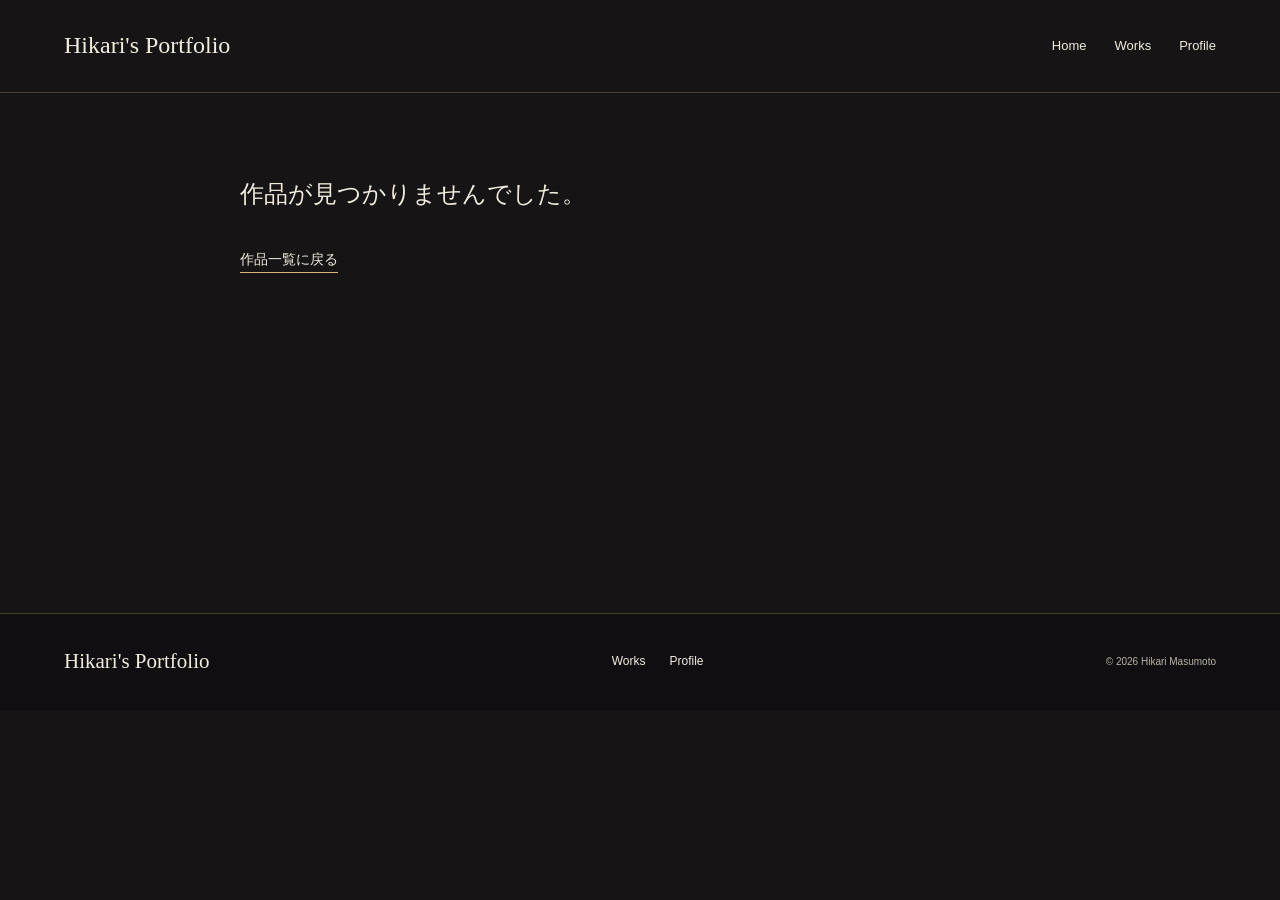
<file: page_detail.html>
<!DOCTYPE html>
<html lang="ja">
<head>
    <meta charset="UTF-8">
    <meta name="viewport" content="width=device-width, initial-scale=1.0">
    <meta name="theme-color" content="#171416">
    <title>Project | Hikari's Portfolio</title>
    <link rel="stylesheet" href="scss/theater-program.css?v=20261016">
    <link rel="stylesheet" href="scss/theater-detail.css?v=20261016-inner-nav">
    <script src="js/project-detail.js?v=20261016-inner-nav" defer></script>
</head>
<body data-page="project-detail" class="program-page case-study-page">
    <a class="skip-link" href="#case-content">本文へスキップ</a>
    <header class="program-header case-header">
        <a class="program-brand" href="index.html">Hikari's Portfolio</a>
        <nav aria-label="メインナビゲーション"><a href="index.html">Home</a><a href="page_works.html">Works</a><a href="profile.html">Profile</a></nav>
    </header>
    <main class="project-detail" aria-busy="true">
        <section class="case-hero" aria-labelledby="project-title">
            <div class="case-stage">
                <picture class="case-stage__curtain" aria-hidden="true"><source media="(max-width: 700px)" srcset="images/curtain_foreground_mobile.webp"><img src="images/curtain_foreground_desktop.webp" alt="" fetchpriority="high"></picture>
            <div class="project-detail__inner">
                <a class="case-back" href="page_works.html">← Works / 作品一覧</a>
                <p id="project-load-state" role="status">作品を読み込んでいます。</p>
                <div class="case-hero__heading"><div><p class="case-kicker" id="project-category"></p><h1 id="project-title"></h1></div><a class="case-jump" href="#design-section">制作の工夫を見る ↓</a></div>
                <div class="project-detail__image" id="project-image"></div>
            </div>
            </div>
            <div class="project-detail__inner case-colophon">
                <p class="case-hero__description" id="project-description"></p>
                <dl class="case-facts"><div><dt>PRODUCTION</dt><dd id="project-timeline"></dd></div><div><dt>MY ROLE</dt><dd id="project-role"></dd></div></dl>
                <div class="project-link" id="project-link"></div>
            </div>
        </section>
        <div class="case-content" id="case-content" tabindex="-1">
            <section class="case-section" id="long-description-section" aria-labelledby="overview-title">
                <div class="case-section__heading"><p class="case-kicker" data-chapter="OVERVIEW">01 / OVERVIEW</p><h2 id="overview-title">この作品について</h2></div>
                <div class="case-section__body"><p id="project-long-description"></p>
                    <div class="case-context"><section class="case-copy-block" id="challenge-section"><h3>背景・課題</h3><p id="project-challenge"></p></section><section class="case-copy-block" id="solution-section"><h3>解決のアプローチ</h3><p id="project-solution"></p></section></div>
                    <section class="case-production"><h3>制作情報</h3><div class="case-production__grid"><section id="responsibilities-section"><h4>担当範囲</h4><ul id="project-responsibilities"></ul></section><section id="tools-section"><h4>使用ツール</h4><ul id="project-tools"></ul></section><section id="environment-section"><h4>制作環境</h4><ul id="project-environment"></ul></section></div></section>
                </div>
            </section>
            <section class="case-section case-section--design" id="design-section" aria-labelledby="design-title"><div class="case-section__heading"><p class="case-kicker" data-chapter="DESIGN NOTES">02 / DESIGN NOTES</p><h2 id="design-title">デザインの工夫</h2></div><div class="design-details" id="project-design-details"></div></section>
            <section class="case-section" id="figma-section" aria-labelledby="figma-title"><div class="case-section__heading"><p class="case-kicker" data-chapter="PROTOTYPE">PROTOTYPE</p><h2 id="figma-title">画面設計とプロトタイプ</h2></div><div class="figma-gallery" id="project-figma-gallery"></div></section>
            <section class="case-section" id="results-section" aria-labelledby="results-title"><div class="case-section__heading"><p class="case-kicker" data-chapter="OUTCOME">03 / OUTCOME</p><h2 id="results-title">制作を通して</h2></div><div class="case-section__body"><ul class="results-list" id="project-results"></ul></div></section>
            <section class="case-section" id="result-images-section" aria-label="制作した作品画像"><div class="result-images" id="project-result-images"></div></section>
            <section class="case-section" id="learnings-section" aria-labelledby="learnings-title"><div class="case-section__heading"><p class="case-kicker" data-chapter="REFLECTION">04 / REFLECTION</p><h2 id="learnings-title">学びと、これから</h2></div><div class="case-section__body"><p id="project-learnings"></p></div></section>
        </div>
        <nav class="project-pagination" id="project-pagination" aria-label="作品ページネーション"></nav>
    </main>
    <noscript><p class="case-error">作品の詳細表示にはJavaScriptが必要です。<a href="page_works.html">作品一覧へ戻る</a></p></noscript>
    <footer class="program-footer"><a href="index.html">Hikari's Portfolio</a><nav aria-label="フッターナビゲーション"><a href="page_works.html">Works</a><a href="profile.html">Profile</a></nav><small>© <span id="current-year">2026</span> Hikari Masumoto</small></footer>
</body>
</html>
</file>
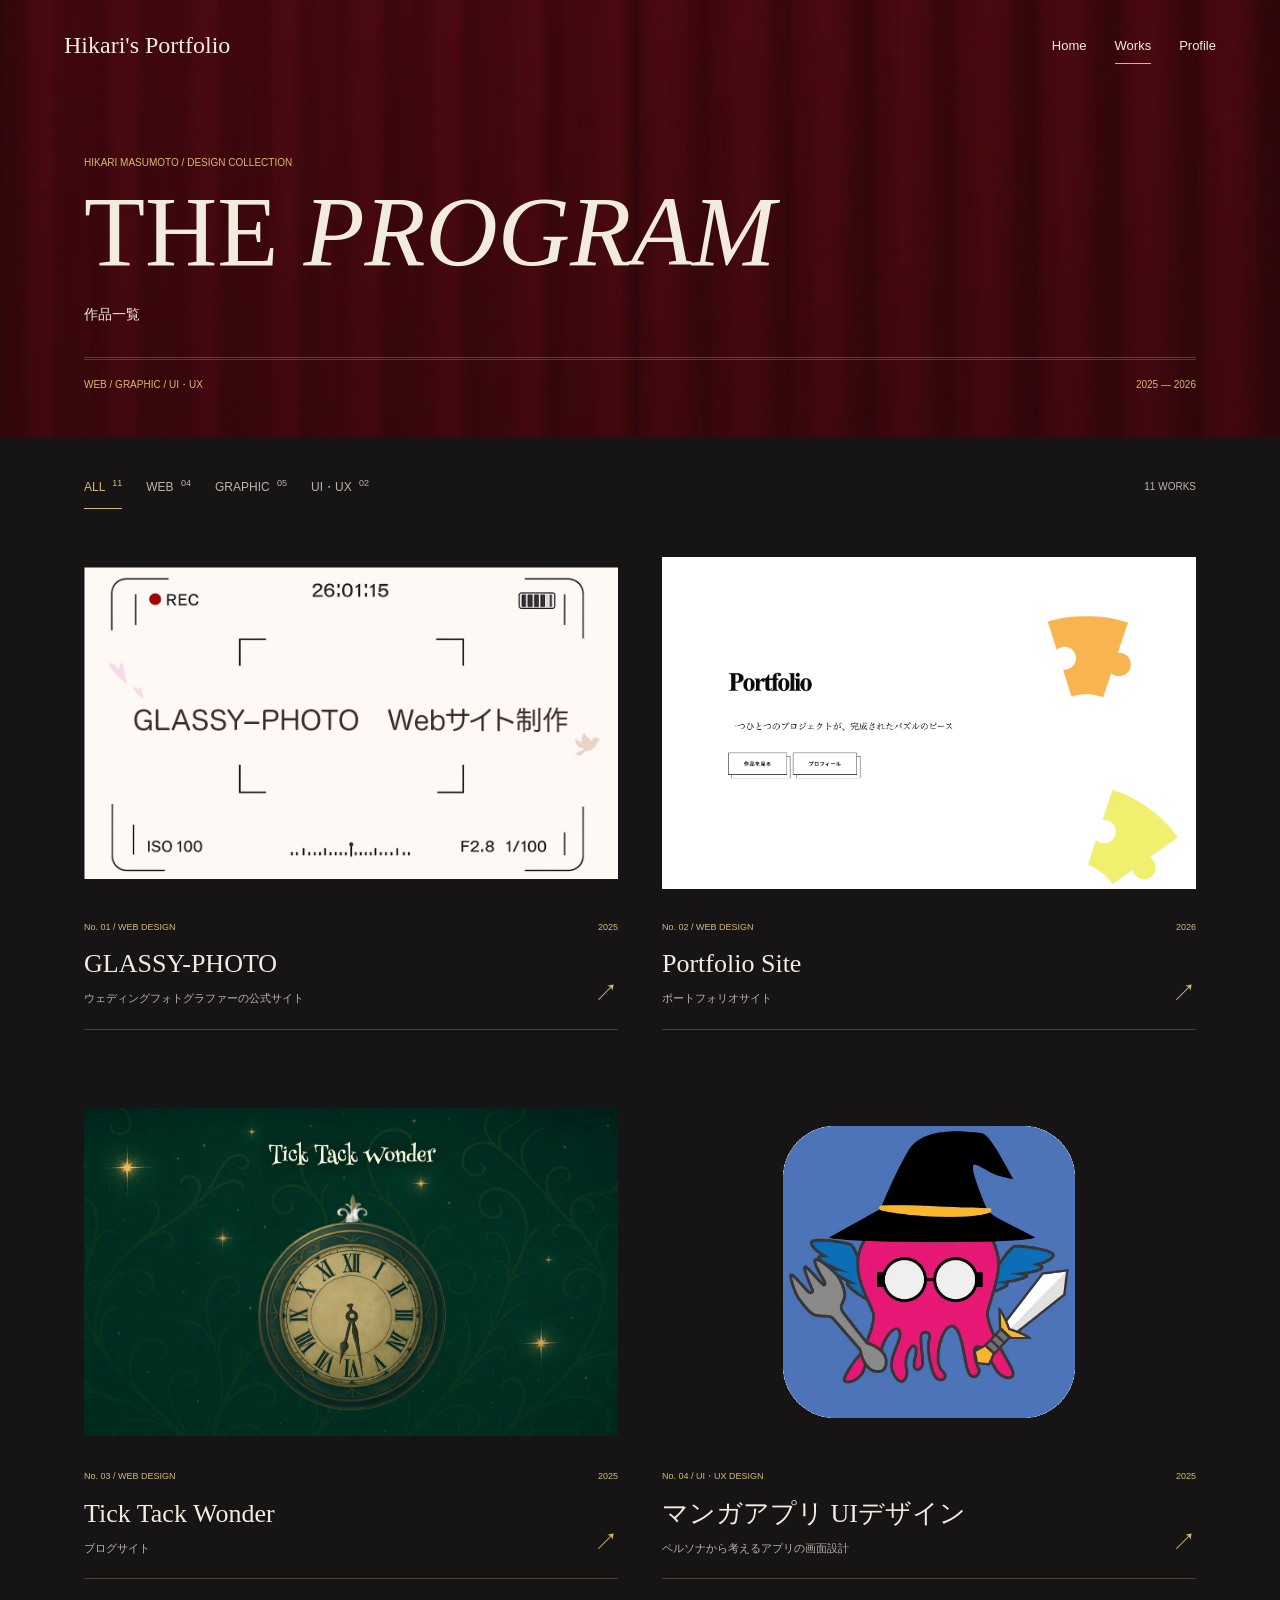
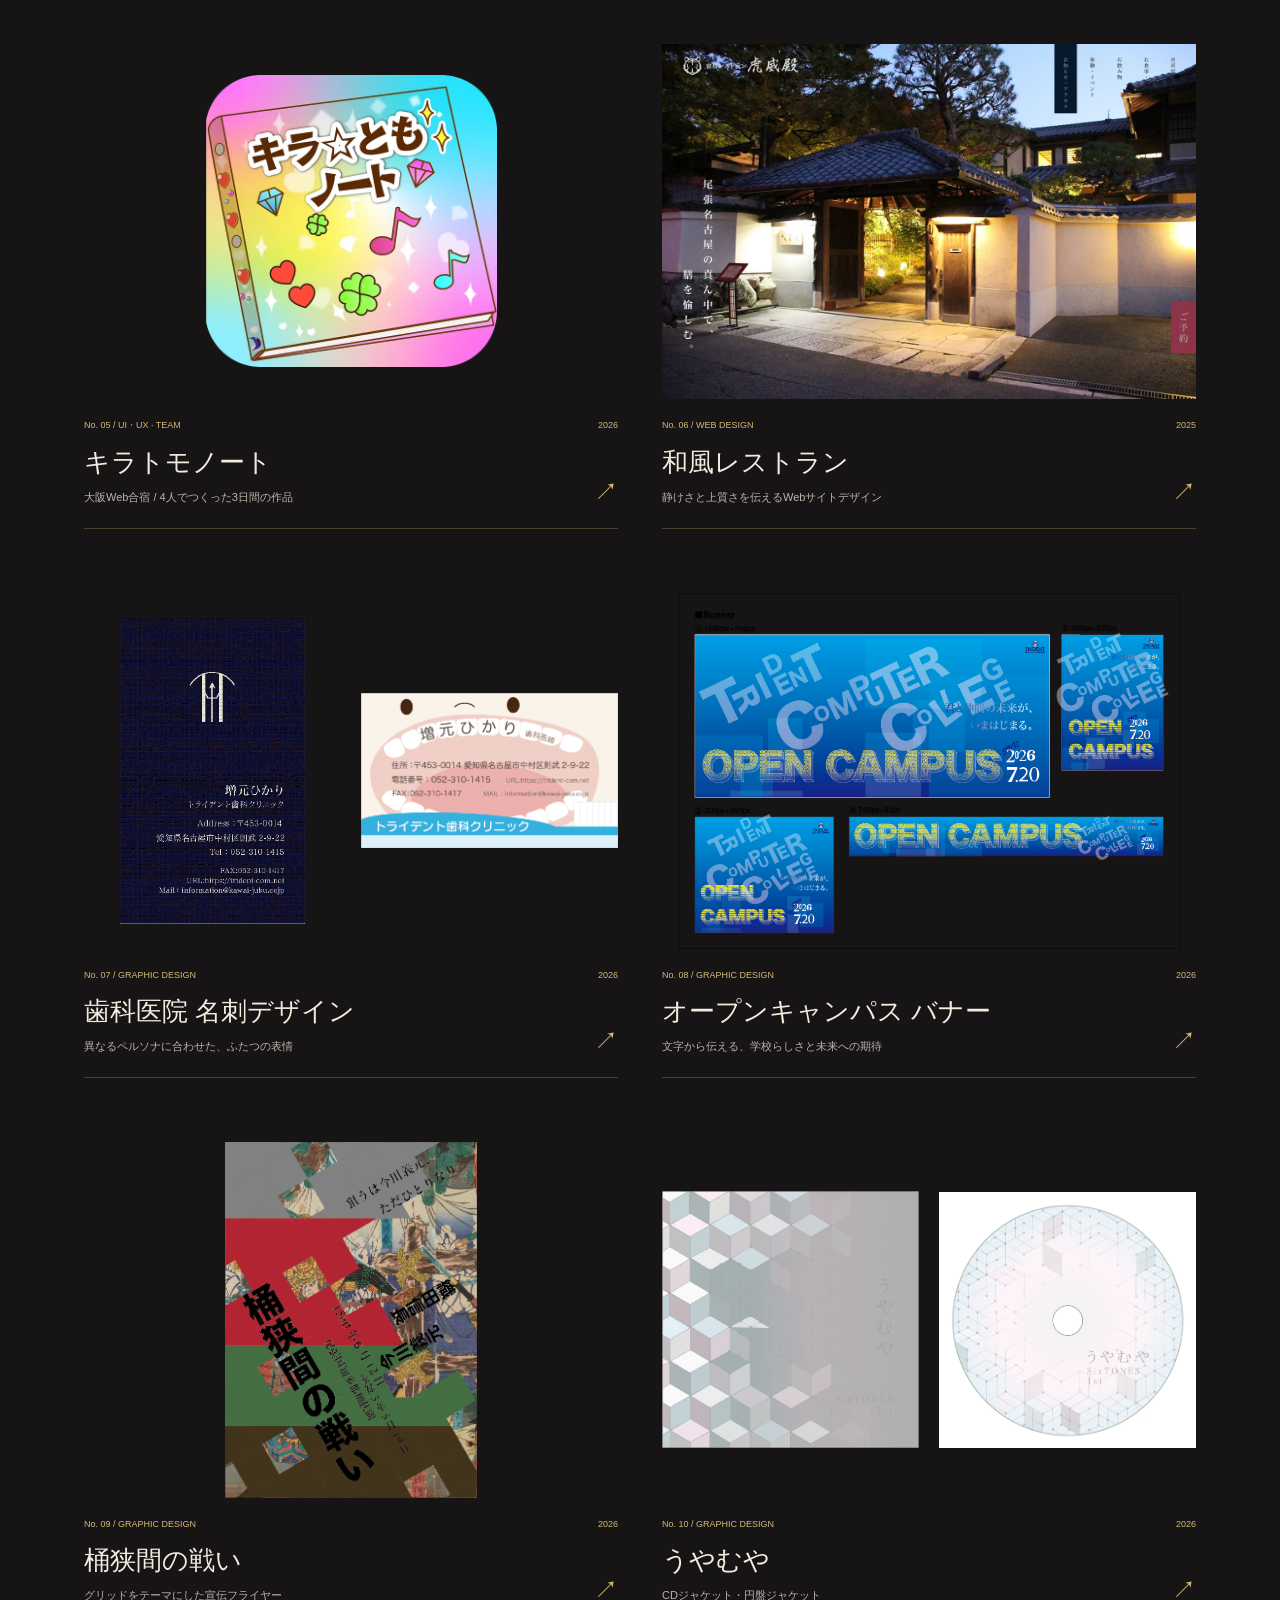
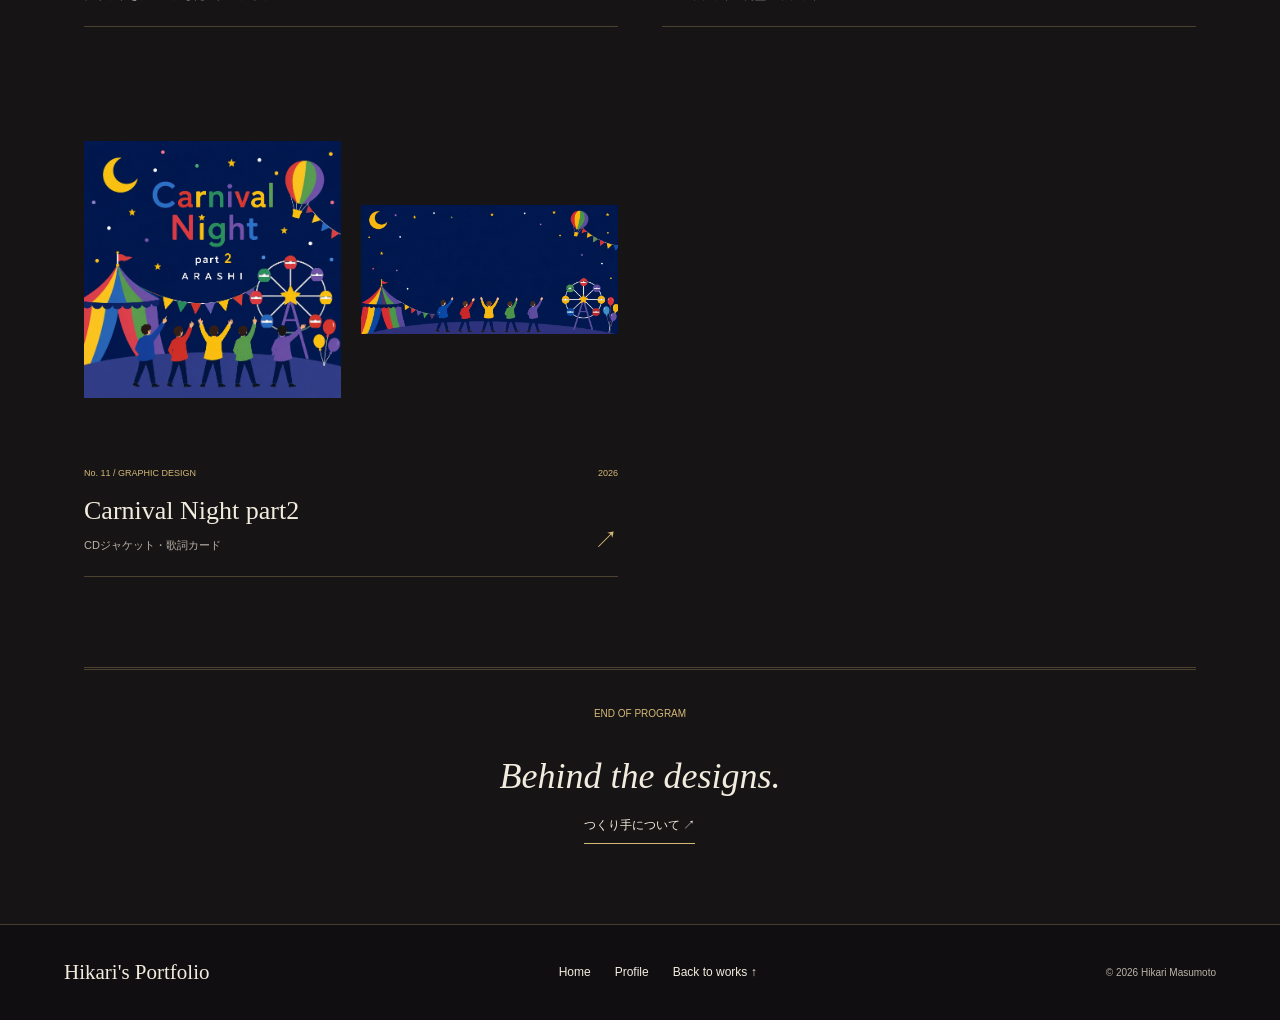
<file: page_works.html>
<!DOCTYPE html>
<html lang="ja">
<head>
    <meta charset="UTF-8">
    <meta name="viewport" content="width=device-width, initial-scale=1.0">
    <meta name="theme-color" content="#171416">
    <meta name="description" content="増元ひかりの制作作品。Webサイト、UI・UX、グラフィックデザインの制作をご紹介します。">
    <title>Works | Hikari's Portfolio</title>
    <link rel="stylesheet" href="scss/theater-program.css?v=20261016">
    <script src="js/theater-program.js?v=20261016" defer></script>
</head>
<body class="program-page">
    <a class="skip-link" href="#program-list">作品一覧へスキップ</a>
    <div class="program-entrance">
        <picture class="program-curtain" aria-hidden="true">
            <source media="(max-width: 700px)" srcset="images/curtain_mobile_matched_poster.webp">
            <img src="images/curtain_desktop_matched_poster.webp" alt="" fetchpriority="high">
        </picture>
        <header class="program-header">
            <a class="program-brand" href="index.html">Hikari's Portfolio</a>
            <nav aria-label="メインナビゲーション">
                <a href="index.html">Home</a><a href="page_works.html" aria-current="page">Works</a><a href="profile.html">Profile</a>
            </nav>
        </header>
        <div class="program-title">
            <p class="program-eyebrow">HIKARI MASUMOTO / DESIGN COLLECTION</p>
            <h1>THE <em>PROGRAM</em><span>作品一覧</span></h1>
            <div class="program-title__credit"><span>WEB / GRAPHIC / UI・UX</span><span>2025 — 2026</span></div>
        </div>
    </div>
    <main id="program-list" class="program-main" tabindex="-1">
        <div class="program-index">
            <div class="program-filters" role="group" aria-label="作品ジャンルで絞り込み" hidden>
                <button type="button" data-filter="all" aria-pressed="true">ALL <span data-filter-count></span></button>
                <button type="button" data-filter="web" aria-pressed="false">WEB <span data-filter-count></span></button>
                <button type="button" data-filter="graphic" aria-pressed="false">GRAPHIC <span data-filter-count></span></button>
                <button type="button" data-filter="ui" aria-pressed="false">UI・UX <span data-filter-count></span></button>
            </div>
            <p class="program-count" aria-live="polite" aria-atomic="true"><span id="program-count">11</span> WORKS</p>
        </div>
        <section class="program-grid" aria-label="制作作品">
            <article class="program-work" data-category="web">
                <a href="page_detail.html?id=glassy-photo" class="program-work__link">
                    <div class="program-work__visual">
                        <img src="images/images-001.webp" alt="GLASSY-PHOTOのカメラのファインダーをモチーフにしたサムネイル" width="1200" height="700" decoding="async">
                        <div class="program-work__notes"><span>PRODUCTION NOTES / 01</span><p>デザイン / ロゴ・イラスト / HTML・CSS</p></div>
                    </div>
                    <div class="program-work__meta"><span>No. 01 / WEB DESIGN</span><time datetime="2025">2025</time></div>
                    <h2>GLASSY-PHOTO</h2><p class="program-work__subtitle">ウェディングフォトグラファーの公式サイト</p><span class="program-work__arrow" aria-hidden="true">↗</span>
                </a>
            </article>
            <article class="program-work" data-category="web">
                <a href="page_detail.html?id=portfolio-site" class="program-work__link">
                    <div class="program-work__visual">
                        <img src="images/portfolio_mainvisual.webp" alt="パズルをテーマにしたポートフォリオサイト" width="2934" height="1826" decoding="async">
                        <div class="program-work__notes"><span>PRODUCTION NOTES / 02</span><p>情報設計 / デザイン / JavaScript・GSAP</p></div>
                    </div>
                    <div class="program-work__meta"><span>No. 02 / WEB DESIGN</span><time datetime="2026">2026</time></div>
                    <h2>Portfolio Site</h2><p class="program-work__subtitle">ポートフォリオサイト</p><span class="program-work__arrow" aria-hidden="true">↗</span>
                </a>
            </article>
            <article class="program-work" data-category="web">
                <a href="page_detail.html?id=blog-site" class="program-work__link">
                    <div class="program-work__visual">
                        <img src="images/blog_mainvisual.webp" alt="Tick Tack Wonderの時計をモチーフにしたブログのビジュアル" loading="lazy" decoding="async">
                        <div class="program-work__notes"><span>PRODUCTION NOTES / 03</span><p>デザイン / WordPress / HTML・CSS</p></div>
                    </div>
                    <div class="program-work__meta"><span>No. 03 / WEB DESIGN</span><time datetime="2025">2025</time></div>
                    <h2>Tick Tack Wonder</h2><p class="program-work__subtitle">ブログサイト</p><span class="program-work__arrow" aria-hidden="true">↗</span>
                </a>
            </article>
            <article class="program-work" data-category="ui">
                <a href="page_detail.html?id=mangafurubari-ui" class="program-work__link">
                    <div class="program-work__visual program-work__visual--icon">
                        <img src="images/ui_icon.webp" alt="マンガアプリの魔法使いをモチーフにしたアイコン" loading="lazy" decoding="async">
                        <div class="program-work__notes"><span>PRODUCTION NOTES / 04</span><p>UIデザイン / プロトタイプ</p></div>
                    </div>
                    <div class="program-work__meta"><span>No. 04 / UI・UX DESIGN</span><time datetime="2025">2025</time></div>
                    <h2>マンガアプリ UIデザイン</h2><p class="program-work__subtitle">ペルソナから考えるアプリの画面設計</p><span class="program-work__arrow" aria-hidden="true">↗</span>
                </a>
            </article>
            <article class="program-work" data-category="ui">
                <a href="page_detail.html?id=kiratomo-note" class="program-work__link">
                    <div class="program-work__visual program-work__visual--icon">
                        <img src="images/kiratomo-note_icon.webp" alt="キラトモノートのアプリアイコン" loading="lazy" decoding="async">
                        <div class="program-work__notes"><span>PRODUCTION NOTES / 05</span><p>進行管理 / UIデザイン / コーディング</p></div>
                    </div>
                    <div class="program-work__meta"><span>No. 05 / UI・UX · TEAM</span><time datetime="2026">2026</time></div>
                    <h2>キラトモノート</h2><p class="program-work__subtitle">大阪Web合宿 / 4人でつくった3日間の作品</p><span class="program-work__arrow" aria-hidden="true">↗</span>
                </a>
            </article>
            <article class="program-work" data-category="web">
                <a href="page_detail.html?id=wafu-restaurant" class="program-work__link">
                    <div class="program-work__visual">
                        <img src="images/wafu_mainvisual.webp" alt="和風レストランのWebサイトデザイン" loading="lazy" decoding="async">
                        <div class="program-work__notes"><span>PRODUCTION NOTES / 06</span><p>Figma / デザイン / イラスト</p></div>
                    </div>
                    <div class="program-work__meta"><span>No. 06 / WEB DESIGN</span><time datetime="2025">2025</time></div>
                    <h2>和風レストラン</h2><p class="program-work__subtitle">静けさと上質さを伝えるWebサイトデザイン</p><span class="program-work__arrow" aria-hidden="true">↗</span>
                </a>
            </article>
            <article class="program-work" data-category="graphic">
                <a href="page_detail.html?id=dental-business-card" class="program-work__link">
                    <div class="program-work__visual program-work__visual--pair">
                        <img src="images/dental_images1.webp" alt="高級志向の歯科医院の名刺デザイン" loading="lazy" decoding="async"><img src="images/dental_images2.webp" alt="地域密着型の歯科医院の名刺デザイン" loading="lazy" decoding="async">
                        <div class="program-work__notes"><span>PRODUCTION NOTES / 07</span><p>リサーチ / ロゴ制作 / 紙面設計</p></div>
                    </div>
                    <div class="program-work__meta"><span>No. 07 / GRAPHIC DESIGN</span><time datetime="2026">2026</time></div>
                    <h2>歯科医院 名刺デザイン</h2><p class="program-work__subtitle">異なるペルソナに合わせた、ふたつの表情</p><span class="program-work__arrow" aria-hidden="true">↗</span>
                </a>
            </article>
            <article class="program-work" data-category="graphic">
                <a href="page_detail.html?id=open-campus-banner" class="program-work__link">
                    <div class="program-work__visual">
                        <img src="images/15_banner.webp" alt="タイポグラフィで未来への期待を表現したオープンキャンパスバナー" loading="lazy" decoding="async">
                        <div class="program-work__notes"><span>PRODUCTION NOTES / 08</span><p>タイポグラフィ / バナーデザイン / Illustrator</p></div>
                    </div>
                    <div class="program-work__meta"><span>No. 08 / GRAPHIC DESIGN</span><time datetime="2026">2026</time></div>
                    <h2>オープンキャンパス バナー</h2><p class="program-work__subtitle">文字から伝える、学校らしさと未来への期待</p><span class="program-work__arrow" aria-hidden="true">↗</span>
                </a>
            </article>
            <article class="program-work" data-category="graphic">
                <a href="page_detail.html?id=okehazama-flyer" class="program-work__link">
                    <div class="program-work__visual">
                        <img src="images/okehazama.webp" alt="桶狭間の戦いをテーマにしたフライヤー" loading="lazy" decoding="async">
                        <div class="program-work__notes"><span>PRODUCTION NOTES / 09</span><p>グリッド設計 / 配色設計 / Illustrator</p></div>
                    </div>
                    <div class="program-work__meta"><span>No. 09 / GRAPHIC DESIGN</span><time datetime="2026">2026</time></div>
                    <h2>桶狭間の戦い</h2><p class="program-work__subtitle">グリッドをテーマにした宣伝フライヤー</p><span class="program-work__arrow" aria-hidden="true">↗</span>
                </a>
            </article>
            <article class="program-work" data-category="graphic">
                <a href="page_detail.html?id=uyamuya-cd-jacket" class="program-work__link">
                    <div class="program-work__visual program-work__visual--pair">
                        <img src="images/cd_jacket.webp" alt="SixTONES『うやむや』を題材にしたCDジャケット" loading="lazy" decoding="async"><img src="images/cd_disk.webp" alt="幾何学模様を使った円盤ジャケット" loading="lazy" decoding="async">
                        <div class="program-work__notes"><span>PRODUCTION NOTES / 10</span><p>幾何学模様 / ジャケットデザイン / Illustrator</p></div>
                    </div>
                    <div class="program-work__meta"><span>No. 10 / GRAPHIC DESIGN</span><time datetime="2026">2026</time></div>
                    <h2>うやむや</h2><p class="program-work__subtitle">CDジャケット・円盤ジャケット</p><span class="program-work__arrow" aria-hidden="true">↗</span>
                </a>
            </article>
            <article class="program-work" data-category="graphic">
                <a href="page_detail.html?id=carnival-night-cd-jacket" class="program-work__link">
                    <div class="program-work__visual program-work__visual--pair">
                        <img src="images/carnival-night_cd-jacket.webp" alt="嵐『Carnival Night part2』を題材にしたCDジャケット" loading="lazy" decoding="async"><img src="images/carnival-night_lyrics-card.webp" alt="夜の遊園地をテーマにした歌詞カード" loading="lazy" decoding="async">
                        <div class="program-work__notes"><span>PRODUCTION NOTES / 11</span><p>ジャケット・歌詞カード / Illustrator</p></div>
                    </div>
                    <div class="program-work__meta"><span>No. 11 / GRAPHIC DESIGN</span><time datetime="2026">2026</time></div>
                    <h2>Carnival Night part2</h2><p class="program-work__subtitle">CDジャケット・歌詞カード</p><span class="program-work__arrow" aria-hidden="true">↗</span>
                </a>
            </article>
        </section>
        <div class="program-end"><span>END OF PROGRAM</span><a href="profile.html">Behind the designs.<span>つくり手について ↗</span></a></div>
    </main>
    <footer class="program-footer"><a href="index.html">Hikari's Portfolio</a><nav aria-label="フッターナビゲーション"><a href="index.html">Home</a><a href="profile.html">Profile</a><a href="#program-list">Back to works ↑</a></nav><small>© <span id="current-year">2026</span> Hikari Masumoto</small></footer>
</body>
</html>
</file>
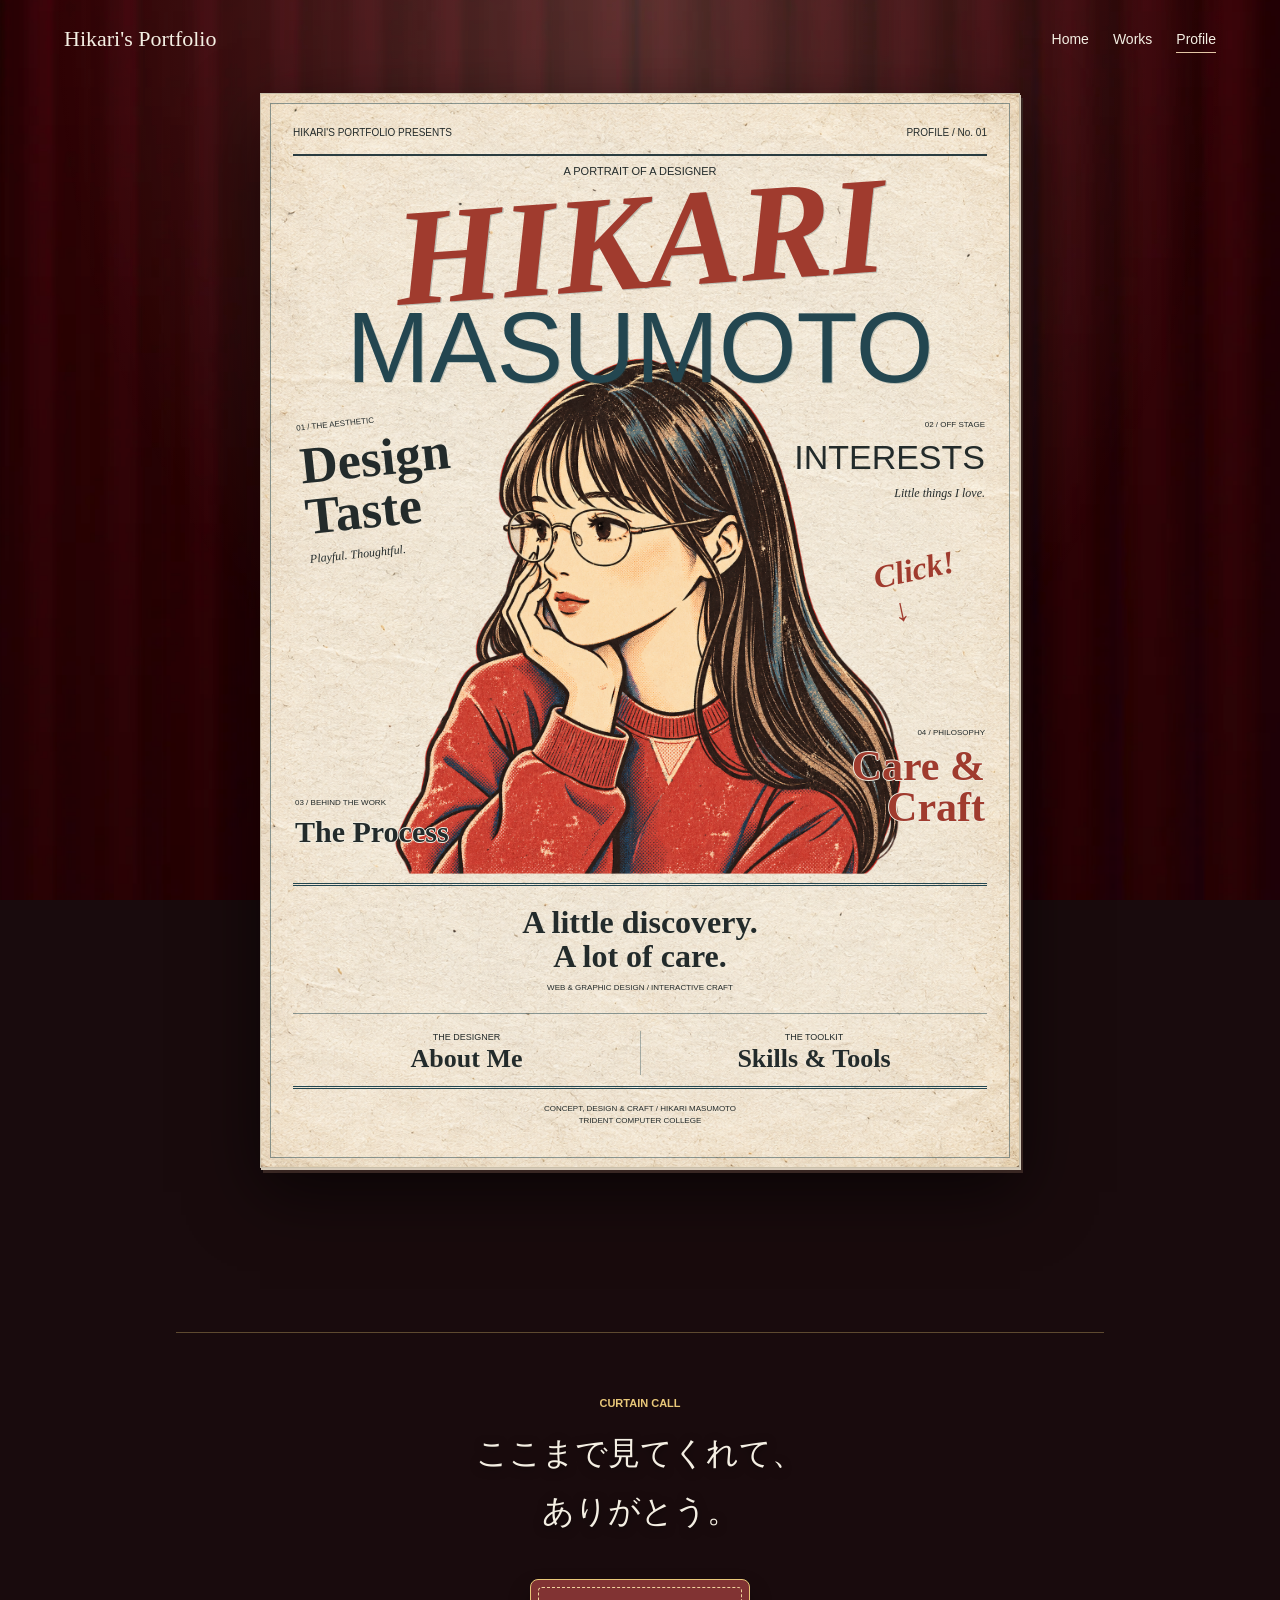
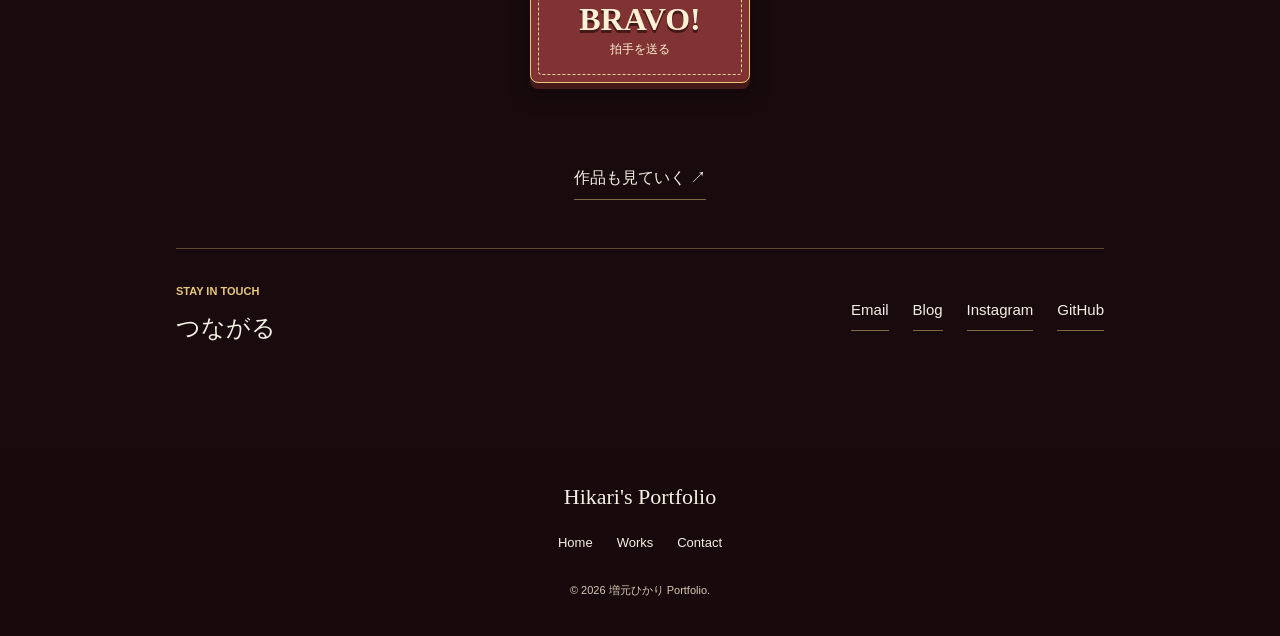
<file: profile.html>
<!DOCTYPE html>
<html lang="ja">
<head>
    <meta charset="UTF-8">
    <meta name="viewport" content="width=device-width, initial-scale=1.0">
    <meta name="theme-color" content="#100b0d">
    <title>Profile | Hikari's Portfolio</title>
    <link rel="stylesheet" href="./scss/style.css">
    <link rel="stylesheet" href="./scss/theater-profile.css?v=20261015-chart">
</head>
<body data-page="theater-profile" class="theater-profile-page">
    <picture class="theater-profile__curtain" aria-hidden="true">
        <source media="(max-width: 700px)" srcset="images/curtain_mobile_matched_poster.webp">
        <img src="images/curtain_desktop_matched_poster.webp" alt="" fetchpriority="high">
    </picture>
    <header class="theater-profile__header">
        <a class="theater-profile__brand" href="index.html">Hikari's Portfolio</a>
        <nav aria-label="メインナビゲーション">
            <a href="index.html">Home</a>
            <a href="page_works.html">Works</a>
            <a href="profile.html" aria-current="page">Profile</a>
        </nav>
    </header>
    <main>
        <section class="theater-profile__intro" aria-labelledby="profile-title">
            <article class="profile-poster">
                <div class="profile-poster__edition"><span>HIKARI'S PORTFOLIO PRESENTS</span><span>PROFILE / No. 01</span></div>
                <p class="profile-poster__billing">A PORTRAIT OF A DESIGNER</p>
                <h1 id="profile-title" class="profile-poster__title"><span>HIKARI</span><span>MASUMOTO</span></h1>
                <div class="profile-poster__scene">
                    <span class="profile-poster__cue" aria-hidden="true">Click!<span>↓</span></span>
                    <a class="profile-poster__topic profile-poster__topic--taste" href="#design-taste" data-poster-topic><small>01 / THE AESTHETIC</small><strong>Design<br>Taste</strong><span>Playful. Thoughtful.</span></a>
                    <figure class="profile-poster__portrait">
                        <img src="images/profile-retro-americana-v2.png" alt="丸眼鏡をかけ、頬に手を添える増元ひかりのレトロなイラスト" width="1254" height="1254" fetchpriority="high">
                    </figure>
                    <a class="profile-poster__topic profile-poster__topic--interests" href="#interests" data-poster-topic><small>02 / OFF STAGE</small><strong>INTERESTS</strong><span>Little things I love.</span></a>
                    <a class="profile-poster__topic profile-poster__topic--process" href="#process" data-poster-topic><small>03 / BEHIND THE WORK</small><strong>The Process</strong></a>
                    <a class="profile-poster__topic profile-poster__topic--policy" href="#policy" data-poster-topic><small>04 / PHILOSOPHY</small><strong>Care &amp;<br>Craft</strong></a>
                </div>
                <div class="profile-poster__copy"><p>A little discovery.<br>A lot of care.</p><span>WEB &amp; GRAPHIC DESIGN / INTERACTIVE CRAFT</span></div>
                <nav class="profile-poster__cast" aria-label="プロフィールの詳細">
                    <a href="#about" data-poster-topic><small>THE DESIGNER</small><strong>About Me</strong></a>
                    <a href="#toolbox" data-poster-topic><small>THE TOOLKIT</small><strong>Skills &amp; Tools</strong></a>
                </nav>
                <div class="profile-poster__credits"><span>CONCEPT, DESIGN &amp; CRAFT / HIKARI MASUMOTO</span><span>TRIDENT COMPUTER COLLEGE</span></div>
            </article>
        </section>
        <div class="theater-profile__program">
            <section id="about" class="theater-profile__section" data-poster-content aria-labelledby="about-title">
                    <p class="theater-profile__eyebrow">PROFILE</p>
                    <h2 id="about-title">簡単なプロフィール</h2>
                    <dl class="basic-profile">
                        <div><dt>名前</dt><dd>増元 ひかり <span lang="en">Hikari Masumoto</span></dd></div>
                        <div><dt>所属</dt><dd>トライデントコンピュータ専門学校<br>Webデザイン学科</dd></div>
                        <div><dt>出身地</dt><dd>愛知県</dd></div>
                        <div><dt>誕生日</dt><dd><time datetime="2002-09-20">2002年9月20日</time></dd></div>
                        <div><dt>目指す仕事</dt><dd>デザイナー<span class="basic-profile__specialty">Webデザイン・グラフィックデザイン</span></dd></div>
                        <div><dt>資格・免許</dt><dd><ul class="basic-profile__qualifications"><li>Webクリエイター能力認定試験 エキスパート</li><li>実用英語技能検定 準2級</li><li>普通自動車運転免許</li></ul></dd></div>
                    </dl>
                    <div class="profile-origin">
                        <h3>Webデザインを目指したきっかけ</h3>
                        <p>幼い頃から、看板や横断幕をつくることが好きでした。そうした役割を任されることも多く、ものづくりは「自分にできること」だと感じていました。</p>
                        <p>その経験から、クリエイティブな仕事に進みたいと考えるようになりました。デジタル化が進む中で、デザインを仕事にするならWebの分野で挑戦したいと思い、Webデザインの道を選びました。</p>
                        <p>現在はWebだけでなく、グラフィックにも携わるデザイナーを目指しています。</p>
                    </div>
            </section>
        <section id="design-taste" class="theater-profile__section" data-poster-content aria-labelledby="taste-title">
            <p class="theater-profile__eyebrow">01 / DESIGN TASTE</p>
            <h2 id="taste-title">可愛い、派手、少し意外。</h2>
            <p class="theater-profile__lead">可愛らしさのあるデザインと、にぎやかで大胆なデザインに惹かれます。色やモチーフがぎゅっと詰まった表現や、サイケデリックな世界観も好きです。</p>
            <div class="profile-notes">
                <h3>好きな色は、オレンジと紫。</h3>
                <dl class="taste-colors">
                    <div><dt><span class="taste-colors__swatch taste-colors__swatch--orange" aria-hidden="true"></span>Orange</dt><dd>温かさを感じられて、自分にも合っていると思う色です。</dd></div>
                    <div><dt><span class="taste-colors__swatch taste-colors__swatch--purple" aria-hidden="true"></span>Purple</dt><dd>上品にも、ハロウィンのように可愛らしくもなる色。選ばれる機会は少ないかもしれませんが、表情の幅広さに魅力を感じます。</dd></div>
                </dl>
                <h3>にぎやかな中に、その人らしいセンスがある。</h3>
                <p>たくさんの要素を組み合わせながら、ひとつの世界観にまとめるデザインに憧れます。自分でつくるのはまだ難しいからこそ、個性のある絵や大胆な表現ができる人をすごいと感じます。</p>
                <h3>心に残っているサイト</h3>
                <ul class="design-references">
                    <li><a href="https://deli-planet.com/" target="_blank" rel="noopener noreferrer">Deli-Planet <span aria-hidden="true">↗</span></a><p>可愛さと派手さ、少しレトロな雰囲気。個性のあるイラストにも惹かれます。</p></li>
                    <li><a href="https://lululun.com/shop/pages/lululun_15th" target="_blank" rel="noopener noreferrer">LuLuLun 15th Anniversary <span aria-hidden="true">↗</span></a><p>上品さと可愛らしさが一緒にあるところ。最後まで飽きずに見られる体験が好きです。</p></li>
                    <li><a href="https://www.dot-st.com/nikoand/cp/2026_wigglewiggle" target="_blank" rel="noopener noreferrer">niko and ... × wiggle wiggle <span aria-hidden="true">↗</span></a><p>派手で可愛く、ずっと何かが動いている。見やすさだけでは語れない、センスのある表現に惹かれます。</p></li>
                </ul>
            </div>
        </section>
        <section id="interests" class="theater-profile__section" data-poster-content aria-labelledby="interests-title">
            <p class="theater-profile__eyebrow">02 / INTERESTS</p>
            <h2 id="interests-title">旅と音楽と、好きな世界。</h2>
            <p class="theater-profile__lead">趣味は旅行と、アニメ・音楽鑑賞。ライブに合わせて出かけたり、好きな作品の世界に浸ったりして過ごしています。</p>
            <div class="profile-notes profile-interests">
                <article><p class="profile-notes__label">01 / TRAVEL &amp; LIVE</p><h3>ライブの前後も、旅の楽しみ。</h3><p>およそ2か月に1回は、ほかの県へ旅行しています。旅先でライブに参加するだけでなく、前後の時間にご当地グルメや観光スポットを巡るのも楽しみです。</p></article>
                <article><p class="profile-notes__label">02 / MUSIC</p><h3>ジャンルよりも、曲の雰囲気に惹かれます。</h3><p>J-POP、K-POP、洋楽、アニソンまで幅広く聴きます。特に好きなアーティストはTravis Japan、ブルーノ・マーズ、King Gnu。流行にこだわらず、大人っぽくて艶のある曲調に惹かれます。</p><p>King Gnuのライブにはまだ参加したことがなく、いつか行ってみたいと思っています。</p></article>
                <article><p class="profile-notes__label">03 / FILM</p><h3>何度でも帰りたくなる、魔法の世界。</h3><p>好きな映画はハリー・ポッターシリーズ。『賢者の石』から『死の秘宝 PART2』まで何度も見返しています。特に好きなのは『秘密の部屋』と『不死鳥の騎士団』です。</p><p>東京のスタジオツアーにも繰り返し足を運ぶくらい、あの世界観が好きです。</p></article>
                <article><p class="profile-notes__label">04 / DAYS OFF</p><h3>家族や愛犬と過ごす休日。</h3><p>休日は愛犬と遊んだり、家族と買い物やゲームを楽しんだり。ドッグランや散歩のために、少し遠くまで出かけることもあります。</p></article>
            </div>
        </section>
        <section id="process" class="theater-profile__section" data-poster-content aria-labelledby="process-title">
            <p class="theater-profile__eyebrow">03 / THE PROCESS</p>
            <h2 id="process-title">構成と土台から、世界をつくる。</h2>
            <p class="theater-profile__lead">いちばん好きなのは、ワイヤーフレームを考える時間です。何をどこに置き、どう見せるか。構成と土台を整えてから、デザインと動きを重ねていきます。</p>
            <ol class="profile-process">
                <li><span>01 / RESEARCH</span><h3>届けたい相手を決め、調べる。</h3><p>ターゲットを決めて参考サイトを探し、関連する分野のデータも調べます。必要に応じて数値を算出し、制作の方向性を考えます。</p></li>
                <li><span>02 / STRUCTURE</span><h3>必要な情報と機能を整理する。</h3><p>サイトマップを作り、アプリやサイトに必要な情報・機能を洗い出します。どんな順番なら伝わりやすいか、全体の構成を考えます。</p></li>
                <li><span>03 / WIREFRAME &amp; ROUGH</span><h3>構成を、目に見える形にする。</h3><p>ワイヤーフレームで画面の土台を組み立てます。グラフィックデザインでは下絵をいくつか描き、アイデアを比べながら形を探します。</p></li>
                <li><span>04 / DESIGN</span><h3>Figmaで、世界観を仕立てる。</h3><p>画面をデザインする工程も好きです。アイデアを出したり、細部までこだわったりするため、ここには特に時間をかけています。</p></li>
                <li><span>05 / BUILD &amp; REFINE</span><h3>実装して、細かな違和感を直す。</h3><p>コーディングは楽しい一方、特にJavaScriptを一から書くことはまだ苦手です。AIの力も借りながら内容を理解し、細かな修正は自分でも行って、表示や動きを調整します。</p></li>
            </ol>
        </section>
        <section id="policy" class="theater-profile__section" data-poster-content aria-labelledby="policy-title">
            <p class="theater-profile__eyebrow">DESIGN POLICY</p>
            <h2 id="policy-title">世界観を入口に、使いやすさをその先に。</h2>
            <p class="theater-profile__lead">見やすいだけでなく、「面白い」と思ってもらえること。そして、見た人が笑顔になること。そんな、記憶に残る作品を目指しています。</p>
            <div class="theater-profile__policies">
                <article><span>01 / WORLDVIEW</span><h3>まず、世界観で心をつかむ。</h3><p>いちばん大切にしているのは世界観です。デザインの専門知識がない方にも、その作品らしさや面白さは伝わると思っています。最初の印象に残る、入り込んでみたくなる世界をつくりたいです。</p></article>
                <article><span>02 / USABILITY</span><h3>「わからない」で終わらせない。</h3><p>世界観が魅力的でも、情報を見つけにくかったり、操作に迷ったりすると離れてしまいます。目的の情報にたどり着けること、迷わず使えることも妥協したくありません。</p></article>
                <article><span>03 / SMALL DETAILS</span><h3>細かな動きまで、面白く。</h3><p>見やすさを土台に、触ったときの反応や細部の動きにもこだわります。「面白い」を届けるのは簡単ではないからこそ、もう少し見ていたくなる工夫を重ねたいと思っています。</p></article>
            </div>
            <div class="profile-notes profile-encouragement">
                <h3>「面白い」のひと言が、次をつくる力になる。</h3>
                <p>進級制作展で叔父のウェディングフォトグラファーのサイトを制作したとき、作品を見た叔父が「すごい！可愛らしくて、面白い仕掛けもあるね！」と言ってくれたことが、とてもうれしかったです。</p>
                <p>面接で制作途中のポートフォリオを見ていただいた際にも、「すごい面白い！こんなことできないよ！」と声をかけていただいたことが印象に残っています。</p>
                <p>そうした言葉をいただくと、もっといい作品をつくろうという気持ちになります。見る人の反応が、制作を続けるモチベーションになっています。</p>
            </div>
        </section>
        <section id="toolbox" class="theater-profile__section" data-poster-content aria-labelledby="toolbox-title">
            <p class="theater-profile__eyebrow">THE CREATIVE CAST</p>
            <h2 id="toolbox-title">制作を支える、わたしの配役表。</h2>
            <p class="skill-billing__legend">制作で使用 / AIと制作 / 経験あり / 学習中</p>
            <div class="skill-billing" aria-label="スキルと担当できること">
                <details open><summary><span class="skill-billing__number" aria-hidden="true">01</span><span class="skill-billing__name">HTML / CSS / SCSS<small>STAGE BUILDING</small></span><span class="skill-billing__status">制作で使用</span><span class="skill-billing__cue" aria-hidden="true">＋</span></summary><div class="skill-billing__part"><span>担当 / マークアップ・スタイリング</span><p>基本的なコードを書くことができます。構造や見た目を組み立て、細かな修正にも取り組んでいます。</p></div></details>
                <details><summary><span class="skill-billing__number" aria-hidden="true">02</span><span class="skill-billing__name">JavaScript<small>MOTION DIRECTION</small></span><span class="skill-billing__status skill-billing__status--ai">AIと制作</span><span class="skill-billing__cue" aria-hidden="true">＋</span></summary><div class="skill-billing__part"><span>担当 / 動き・インタラクション</span><p>一からコードを書くことは苦手で、AIを活用することが多いです。コードの意味を理解しながら、自分でも修正や調整を行います。</p></div></details>
                <details><summary><span class="skill-billing__number" aria-hidden="true">03</span><span class="skill-billing__name">Figma<small>SCREEN DESIGN</small></span><span class="skill-billing__status">制作で使用</span><span class="skill-billing__cue" aria-hidden="true">＋</span></summary><div class="skill-billing__part"><span>担当 / 画面設計・プロトタイピング</span><p>画面デザイン、コンポーネント、オートレイアウト、プロトタイプを使えます。まだ使いこなせていない機能も学び、表現や制作の幅を広げたいです。</p></div></details>
                <details><summary><span class="skill-billing__number" aria-hidden="true">04</span><span class="skill-billing__name">Photoshop<small>IMAGE MAKING</small></span><span class="skill-billing__status">制作で使用</span><span class="skill-billing__cue" aria-hidden="true">＋</span></summary><div class="skill-billing__part"><span>担当 / 写真加工・画面デザイン</span><p>トリミングや写真の加工、画面デザインなど、基本的な操作ができます。</p></div></details>
                <details><summary><span class="skill-billing__number" aria-hidden="true">05</span><span class="skill-billing__name">Illustrator<small>GRAPHIC DESIGN</small></span><span class="skill-billing__status">制作で使用</span><span class="skill-billing__cue" aria-hidden="true">＋</span></summary><div class="skill-billing__part"><span>担当 / グラフィック・立体表現</span><p>グラデーションや3D機能を含む、基本的な操作ができます。</p></div></details>
                <details><summary><span class="skill-billing__number" aria-hidden="true">06</span><span class="skill-billing__name">Firebase<small>DATA &amp; ACCOUNTS</small></span><span class="skill-billing__status skill-billing__status--experience">経験あり</span><span class="skill-billing__cue" aria-hidden="true">＋</span></summary><div class="skill-billing__part"><span>経験 / データ保存</span><p>触った回数はまだ2回ほどですが、商品のデータベース保存や、ログインに使う会員情報の保存を経験しました。</p></div></details>
                <details><summary><span class="skill-billing__number" aria-hidden="true">07</span><span class="skill-billing__name">GitHub<small>TEAM PRODUCTION</small></span><span class="skill-billing__status">制作で使用</span><span class="skill-billing__cue" aria-hidden="true">＋</span></summary><div class="skill-billing__part"><span>担当 / 更新管理・チームでの取りまとめ</span><p>リポジトリやブランチの作成、プッシュ・プル、更新管理ができます。グループ制作ではメイン側の管理も担当し、メンバーの変更を取り込んでマージしました。</p></div></details>
                <details><summary><span class="skill-billing__number" aria-hidden="true">08</span><span class="skill-billing__name">Blender<small>SCENE DIRECTION</small></span><span class="skill-billing__status skill-billing__status--ai">AIと制作</span><span class="skill-billing__cue" aria-hidden="true">＋</span></summary><div class="skill-billing__part"><span>担当 / スクリプトによるシーン制作</span><p>自分でモデリングすることはまだ得意ではありませんが、スクリプトを取り込んで制作する流れには慣れました。配置・大きさ・色・動きを考え、AIに細かく指示しながら形にしています。</p></div></details>
                <details><summary><span class="skill-billing__number" aria-hidden="true">09</span><span class="skill-billing__name">PHP<small>SERVER-SIDE CODE</small></span><span class="skill-billing__status skill-billing__status--experience">経験あり</span><span class="skill-billing__cue" aria-hidden="true">＋</span></summary><div class="skill-billing__part"><span>経験 / 授業での学習</span><p>授業で学び、面白いと感じた言語です。JavaScriptよりも取り組みやすいと感じています。</p></div></details>
                <details><summary><span class="skill-billing__number" aria-hidden="true">10</span><span class="skill-billing__name">InDesign<small>PRINT &amp; LAYOUT</small></span><span class="skill-billing__status skill-billing__status--learning">学習中</span><span class="skill-billing__cue" aria-hidden="true">＋</span></summary><div class="skill-billing__part"><span>稽古中 / 紙面のレイアウト</span><p>最近使い始め、ボックスの使い方に慣れてきたところです。</p></div></details>
                <details><summary><span class="skill-billing__number" aria-hidden="true">11</span><span class="skill-billing__name">Premiere Pro<small>VIDEO EDITING</small></span><span class="skill-billing__status skill-billing__status--learning">学習中</span><span class="skill-billing__cue" aria-hidden="true">＋</span></summary><div class="skill-billing__part"><span>稽古中 / 映像編集</span><p>趣味で手ぶれ補正を使ったことがあります。授業でも学び始めたので、自分でもさらに勉強していきたいです。</p></div></details>
                <details><summary><span class="skill-billing__number" aria-hidden="true">12</span><span class="skill-billing__name">WordPress<small>BLOG PRODUCTION</small></span><span class="skill-billing__status skill-billing__status--experience">経験あり</span><span class="skill-billing__cue" aria-hidden="true">＋</span></summary><div class="skill-billing__part"><span>経験 / ブログ開設</span><p>ブログを開設した際に使いました。開設自体は難しく感じませんでしたが、機能を作り込んだり設定を調整したりすることには、まだ自信がありません。</p></div></details>
                <details><summary><span class="skill-billing__number" aria-hidden="true">13</span><span class="skill-billing__name">React<small>COMPONENTS</small></span><span class="skill-billing__status skill-billing__status--learning">学習中</span><span class="skill-billing__cue" aria-hidden="true">＋</span></summary><div class="skill-billing__part"><span>稽古中 / コンポーネントの復習</span><p>授業でコンポーネントを学びました。最近はあまり触れておらず、忘れている部分もあるため、改めて学び直したいと思っています。</p></div></details>
            </div>
            <p class="theater-profile__qualification">Webクリエイター能力認定試験 エキスパート取得。</p>
        </section>
        <section class="theater-profile__section theater-profile__applause" aria-labelledby="applause-title">
            <p class="theater-profile__eyebrow">CURTAIN CALL</p>
            <h2 id="applause-title">ここまで見てくれて、<br>ありがとう。</h2>
            <button id="applause-button" class="applause-button" type="button" hidden><strong aria-hidden="true">BRAVO!</strong><span>拍手を送る</span></button>
            <p id="applause-message" role="status" aria-live="polite"></p>
            <a class="theater-profile__works-link" href="page_works.html">作品も見ていく <span aria-hidden="true">↗</span></a>
        </section>
        <section class="theater-profile__section theater-profile__contact-section" aria-labelledby="contact-title">
            <p class="theater-profile__eyebrow">STAY IN TOUCH</p>
            <h2 id="contact-title">つながる</h2>
            <nav class="theater-profile__contact" aria-label="連絡先とSNS">
                <a href="mailto:hikari09.masu@gmail.com">Email</a>
                <a href="https://rumc-hk.sub.jp/blog/" target="_blank" rel="noopener noreferrer">Blog</a>
                <a href="https://www.instagram.com/hk_stv01.01" target="_blank" rel="noopener noreferrer">Instagram</a>
                <a href="https://github.com/masu-hi/promotion_site" target="_blank" rel="noopener noreferrer">GitHub</a>
            </nav>
        </section>
        </div>
    </main>
    <dialog id="profile-dialog" class="profile-dialog" aria-labelledby="profile-dialog-title">
        <form method="dialog" class="profile-dialog__bar"><button type="submit" aria-label="詳細を閉じる" title="詳細を閉じる" autofocus><span aria-hidden="true">×</span></button></form>
        <div id="profile-dialog-content" class="profile-dialog__content"></div>
    </dialog>
    <footer class="theater-profile__footer"><p>Hikari's Portfolio</p><nav aria-label="フッターナビゲーション"><a href="index.html">Home</a><a href="page_works.html">Works</a><a href="mailto:hikari09.masu@gmail.com">Contact</a></nav><small>© <span id="current-year"></span> 増元ひかり Portfolio.</small></footer>
    <script src="js/script.js?v=20260929"></script>
    <script src="js/theater-profile.js?v=20261015-chart"></script>
</body>
</html>
</file>
<file: scss/theater-program.css>
* { box-sizing: border-box; }
html { scroll-behavior: smooth; }
body { margin: 0; }
.program-page { --ink: #f2ecdf; --muted: #bbb4a9; --gold: #d4b976; --rule: #d4b97645; background: #171416; color: var(--ink); font: 14px/1.8 'Hiragino Sans', 'Yu Gothic', Meiryo, sans-serif; }
.program-page a { color: inherit; text-decoration: none; }
.program-page button { font: inherit; cursor: pointer; }
.program-page h1, .program-page h2, .program-page p { margin: 0; letter-spacing: 0; }
.program-page a:focus-visible, .program-page button:focus-visible { outline: 2px solid var(--gold); outline-offset: 6px; }
.program-page [hidden] { display: none !important; }
.skip-link { position: fixed; top: 12px; left: 12px; z-index: 10; padding: 12px 20px; background: #171416; transform: translateY(-160%); }
.skip-link:focus { transform: none; }
.program-entrance { position: relative; isolation: isolate; background: #2b1014; }
.program-curtain { position: absolute; inset: 0; z-index: -1; overflow: hidden; }
.program-curtain img { width: 100%; height: 100%; object-fit: cover; object-position: center 26%; opacity: .58; }
.program-header { display: flex; justify-content: space-between; align-items: center; gap: 32px; padding: 28px 5%; }
.program-brand { font: 24px/1.4 Georgia, serif; white-space: nowrap; }
.program-header nav { display: flex; flex-wrap: wrap; gap: 28px; font-size: 13px; }
.program-header nav a { padding: 6px 0; border-bottom: 1px solid transparent; }
.program-header nav a:hover, .program-header nav a[aria-current] { border-color: var(--gold); }
.program-title { max-width: 1240px; margin: auto; padding: 62px 5% 44px; }
.program-eyebrow { color: var(--gold); font: 10px/1.8 Arial, sans-serif; }
.program-title h1 { margin: 12px 0 30px; font: 400 100px/.96 Georgia, 'Times New Roman', serif; }
.program-title h1 em { font-weight: 400; }
.program-title h1 > span { display: block; margin-top: 24px; font: 14px/1.6 'Yu Mincho', serif; }
.program-title__credit { display: flex; justify-content: space-between; flex-wrap: wrap; gap: 8px 20px; padding-top: 16px; border-top: 3px double var(--rule); color: var(--gold); font: 10px/1.7 Arial, sans-serif; }
.program-main { max-width: 1240px; margin: auto; padding: 0 5%; }
.program-index { display: flex; justify-content: space-between; align-items: center; flex-wrap: wrap; gap: 18px; padding: 28px 0 36px; }
.program-filters { display: flex; flex-wrap: wrap; gap: 24px; }
.program-filters button { position: relative; min-height: 44px; padding: 8px 0; border: 0; border-bottom: 1px solid transparent; background: none; color: var(--muted); font: 12px/1.5 Arial, sans-serif; }
.program-filters button[aria-pressed='true'] { color: var(--gold); border-bottom-color: var(--gold); }
.program-filters button:hover { color: var(--ink); }
.program-filters button span { margin-left: 4px; font-size: 9px; vertical-align: super; }
.program-count { color: var(--muted); font: 10px/1.5 Arial, sans-serif; font-variant-numeric: tabular-nums; }
.program-grid { display: grid; grid-template-columns: repeat(2, minmax(0, 1fr)); gap: 64px 44px; }
.program-work { min-width: 0; }
.program-work__link { position: relative; display: block; height: 100%; padding-bottom: 20px; border-bottom: 1px solid var(--rule); }
.program-work__visual { position: relative; display: flex; justify-content: center; align-items: center; gap: 20px; width: 100%; aspect-ratio: 3 / 2; margin-bottom: 20px; }
.program-work__visual > img { display: block; width: 100%; height: 100%; min-width: 0; object-fit: contain; transition: transform .6s cubic-bezier(.16, 1, .3, 1); }
.program-work__visual--icon > img { width: 62%; height: 82%; }
.program-work__visual--pair > img { width: calc(50% - 10px); height: 86%; }
.program-work__visual::after { content: ''; position: absolute; inset: 0; border: 1px solid #d4b97665; background-image: linear-gradient(#d4b97635 1px, transparent 1px), linear-gradient(90deg, #d4b97635 1px, transparent 1px); background-size: 25% 25%; opacity: 0; pointer-events: none; transition: opacity .4s; }
.program-work__notes { position: absolute; z-index: 1; right: 12px; bottom: 12px; left: 12px; padding: 12px 16px; background: #171416f5; border-left: 2px solid var(--gold); transform: translateY(10px); opacity: 0; transition: transform .4s cubic-bezier(.16, 1, .3, 1), opacity .4s; }
.program-work__notes > span { color: var(--gold); font: 9px/1.5 Arial, sans-serif; }
.program-work__notes p { margin-top: 4px; font-size: 11px; line-height: 1.8; }
.program-work__link:is(:hover, :focus-visible) .program-work__notes { transform: none; opacity: 1; }
.program-work__link:is(:hover, :focus-visible) .program-work__visual::after { opacity: 1; }
.program-work__link:is(:hover, :focus-visible) .program-work__visual > img { transform: translateY(-4px); }
.program-work__meta { display: flex; justify-content: space-between; gap: 10px; margin-bottom: 10px; color: var(--gold); font: 9px/1.5 Arial, sans-serif; }
.program-work h2 { padding-right: 32px; font: 400 26px/1.5 Georgia, 'Yu Mincho', serif; overflow-wrap: anywhere; }
.program-work__subtitle { padding-right: 32px; margin-top: 6px !important; color: var(--muted); font-size: 11px; }
.program-work__arrow { position: absolute; right: 0; bottom: 24px; color: var(--gold); font: 24px/1 Georgia, serif; transition: transform .3s; }
.program-work__link:hover .program-work__arrow { transform: translate(3px, -3px); }
.program-end { display: grid; justify-items: center; gap: 32px; margin: 90px 0 80px; padding-top: 36px; border-top: 3px double var(--rule); }
.program-end > span { color: var(--gold); font: 10px/1.5 Arial, sans-serif; }
.program-end a { font: italic 36px/1.3 Georgia, serif; text-align: center; }
.program-end a > span { display: block; width: fit-content; margin: 16px auto 0; padding-bottom: 6px; border-bottom: 1px solid var(--gold); font: 12px/1.8 'Yu Mincho', serif; }
.program-footer { display: flex; justify-content: space-between; align-items: center; flex-wrap: wrap; gap: 24px; padding: 32px 5%; border-top: 1px solid var(--rule); background: #100e10; }
.program-footer > a { font: 21px/1.5 Georgia, serif; }
.program-footer nav { display: flex; flex-wrap: wrap; gap: 24px; font-size: 12px; }
.program-footer small { color: var(--muted); font-size: 10px; }
@media (max-width: 900px) {
  .program-title h1 { font-size: 76px; }
  .program-grid { gap: 48px 28px; }
  .program-work h2 { font-size: 22px; }
}
@media (max-width: 700px) {
  .program-header { flex-direction: column; align-items: flex-start; gap: 12px; padding: 22px 6%; }
  .program-header nav { gap: 24px; font-size: 12px; }
  .program-title { padding: 42px 6% 28px; }
  .program-title h1 { font-size: 56px; }
  .program-title h1 em { display: block; margin-top: 4px; }
  .program-title h1 > span { margin-top: 20px; font-size: 12px; }
  .program-eyebrow { font-size: 8px; }
  .program-title__credit { font-size: 8px; }
  .program-main { padding: 0 6%; }
  .program-index { gap: 12px; padding: 22px 0 28px; }
  .program-filters { gap: 20px; }
  .program-filters button { font-size: 11px; }
  .program-count { margin-left: auto !important; }
  .program-grid { grid-template-columns: minmax(0, 1fr); gap: 40px; }
  .program-work__visual { margin-bottom: 16px; }
  .program-work__notes { position: static; opacity: 1; transform: none; background: none; padding: 8px 0 0; border: 0; width: 100%; }
  .program-work__notes > span { display: none; }
  .program-work__notes p { color: var(--muted); font-size: 10px; }
  .program-work__visual { flex-wrap: wrap; height: auto; aspect-ratio: auto; gap: 0 20px; }
  .program-work__visual > img { width: 100%; height: 220px; }
  .program-work__visual--icon > img { width: 62%; height: 220px; }
  .program-work__visual--pair > img { width: calc(50% - 10px); height: 220px; }
  .program-work__visual::after { display: none; }
  .program-end { margin: 60px 0; }
  .program-end a { font-size: 30px; }
}
@media (hover: none) and (min-width: 701px) {
  .program-work__notes { position: static; opacity: 1; transform: none; border: 0; background: none; padding: 8px 0 0; width: 100%; }
  .program-work__visual { flex-wrap: wrap; aspect-ratio: auto; gap: 0 20px; }
  .program-work__visual > img { height: 250px; }
}
@media (max-width: 360px) {
  .program-title h1 { font-size: 46px; }
  .program-filters { gap: 15px; }
  .program-work h2 { font-size: 20px; }
}
@media (prefers-reduced-motion: reduce) {
  html { scroll-behavior: auto; }
  .program-page *, .program-page *::after { transition: none !important; animation: none !important; }
}
</file>
<file: scss/theater-detail.css>
html { scroll-padding-bottom: calc(90px + env(safe-area-inset-bottom)); }
.case-study-page { background: #171416; padding-bottom: calc(84px + env(safe-area-inset-bottom)); }
.case-header { position: relative; background: #171416; border-bottom: 1px solid var(--rule); }
.project-detail__inner { width: min(1080px, 88%); margin: auto; }
.case-hero { padding: 0 0 44px; }
.case-stage { position: relative; isolation: isolate; padding: 132px 0 66px; background: #100d0e; }
.case-stage__curtain { position: absolute; z-index: -1; inset: 0; pointer-events: none; }
.case-stage__curtain img { display: block; width: 100%; height: 100%; object-fit: fill; }
.case-stage > .project-detail__inner { width: min(920px, 64%); }
.case-back { display: inline-block; margin-bottom: 24px; color: var(--muted) !important; font-size: 11px; }
.case-stage .project-detail__image { margin-top: 32px; }
.case-colophon { padding-top: 12px; }
.case-hero__heading { display: flex; justify-content: space-between; align-items: flex-end; gap: 30px; }
.case-kicker { color: #8d4934; font: 10px/1.8 Arial, 'Hiragino Sans', sans-serif; }
.case-hero .case-kicker { color: var(--gold); }
.case-hero h1 { margin-top: 12px; font: 400 42px/1.35 Georgia, 'Yu Mincho', serif; white-space: pre-line; overflow-wrap: anywhere; }
.case-jump { flex: 0 0 auto; padding: 10px 0; border-bottom: 1px solid var(--gold); font-size: 12px; }
.case-hero__description { max-width: 720px; margin-top: 20px !important; color: var(--muted); font-size: 13px; line-height: 2; }
.case-facts { display: grid; grid-template-columns: 1fr 2fr; gap: 40px; margin: 28px 0 32px; padding-top: 18px; border-top: 1px solid var(--rule); }
.case-facts dt { margin-bottom: 6px; color: var(--gold); font: 9px/1.6 Arial, sans-serif; }
.case-facts dd { margin: 0; color: var(--muted); font-size: 12px; overflow-wrap: anywhere; }
.project-detail__image { display: flex; align-items: center; justify-content: center; gap: 32px; min-height: 240px; }
.project-detail__image > img { display: block; width: auto; max-width: 100%; height: auto; max-height: 420px; object-fit: contain; }
.project-detail__image:has(> img + img) > img { max-width: calc(50% - 16px); }
.project-detail__image--icon-small > img { max-height: 280px; }
.project-link { display: flex; flex-wrap: wrap; justify-content: flex-end; gap: 16px 28px; margin-top: 24px; }
.project-link-btn { padding: 8px 0; border-bottom: 1px solid var(--gold); font-size: 12px; }
.project-link-btn::after { content: ' ↗'; color: var(--gold); }
.case-content { --reading-width: 760px; --reading-size: 16px; background: #fafaf8; color: #2b2b2b; padding: 12px 0 54px; }
.case-section { width: min(var(--reading-width), 88%); margin: auto; padding: 52px 0; border-bottom: 1px solid #d9d6cf; scroll-margin-top: 24px; }
.case-section__heading { margin-bottom: 28px; }
.case-section__heading h2 { margin-top: 10px; font: 400 23px/1.5 'Yu Mincho', Georgia, serif; }
.case-section__body, .figma-gallery, .point-map__notes, .point-map__controls { min-width: 0; margin-left: 0; }
.case-section__body { width: 100%; }
.case-section__body p { font-size: var(--reading-size); line-height: 2; white-space: pre-line; overflow-wrap: anywhere; line-break: strict; }
.case-lead { margin-bottom: 22px !important; }
.case-content a:focus-visible, .case-content button:focus-visible, .case-content summary:focus-visible { outline: 2px solid #8d4934; outline-offset: 4px; }
.case-copy-block, .case-production { margin-top: 32px; padding-top: 24px; border-top: 1px solid #d9d6cf; }
.case-copy-block h3, .case-production > h3 { margin: 0 0 14px; color: #8d4934; font: 400 18px/1.6 'Yu Mincho', serif; }
.case-production__grid { display: grid; grid-template-columns: repeat(2, minmax(0, 1fr)); gap: 24px; padding: 8px 0 0; }
.case-production h4 { margin: 0 0 6px; color: #666; font-size: 12px; font-weight: 500; }
#environment-section { grid-column: 1 / -1; }
.case-production ul { margin: 0; padding-left: 18px; font-size: 14px; line-height: 2; overflow-wrap: anywhere; }
.point-map__controls, .project-image-carousel__controls { display: flex; align-items: flex-start; gap: 12px; margin-bottom: 26px; }
.point-map__tabs, .project-image-carousel__tabs { display: flex; flex: 1; flex-wrap: wrap; gap: 4px 20px; }
.point-map__tab, .project-image-carousel__tab { min-height: 44px; padding: 10px 0; border: 0; border-bottom: 1px solid #d9d6cf; background: none; color: #666; font-size: 12px; }
.point-map__tab.is-active, .project-image-carousel__tab.is-active { color: #8d4934; border-bottom-color: #8d4934; }
.point-map__arrow, .project-image-carousel__arrow { flex: 0 0 44px; width: 44px; height: 44px; border: 1px solid #d9d6cf; background: none; color: #2b2b2b; font-size: 20px !important; }
.point-map__notes { margin-bottom: 24px; border-top: 1px solid #d9d6cf; }
.point-map__note { padding: 24px 0; border-bottom: 1px solid #d9d6cf; }
.point-map__note-label { color: #8d4934; font: 9px/1.6 Arial, sans-serif; }
.point-map__note-title { margin: 8px 0 12px; font: 400 18px/1.8 'Yu Mincho', serif; }
.point-map__note-text { font-size: var(--reading-size); line-height: 2; white-space: pre-line; overflow-wrap: anywhere; line-break: strict; }
.point-map__note-images { display: grid; grid-template-columns: repeat(2, minmax(0, 1fr)); align-items: center; gap: 20px; margin-top: 22px; }
.point-map__note-images img { display: block; max-width: 100%; max-height: 320px; margin: auto; object-fit: contain; }
.point-map__note-images--below { grid-template-columns: minmax(0, 1fr); }
.point-map__note-images--small img { max-height: 180px; }
.point-map__image-wrap { position: relative; width: 100%; margin: auto; }
.point-map__image { display: block; width: 100%; height: auto; }
.point-map__image-wrap--multiple { display: grid; grid-template-columns: repeat(2, minmax(0, 1fr)); gap: 24px; align-items: start; }
.point-map__image-wrap--contain { display: grid; place-items: center; min-height: 520px; }
.point-map__image-wrap--contain .point-map__image { width: auto; max-width: 100%; max-height: 520px; object-fit: contain; }
.point-map__image-wrap--card-portrait { min-height: 640px; }
.point-map__image-wrap--card-portrait .point-map__image { max-height: 640px; }
.point-map__image-wrap--card-landscape { min-height: 400px; }
.point-map__image-wrap--card-landscape .point-map__image { max-height: 400px; }
.point-map__image-wrap--cd-pair, .point-map__image-wrap--carnival-pair { width: min(640px, 100%); grid-template-columns: minmax(0, 1fr); align-items: center; gap: 40px; }
.point-map__image-wrap--carnival-pair { width: min(860px, 100%); }
.point-map__marker { position: absolute; z-index: 1; left: var(--point-x); top: var(--point-y); display: grid; place-items: center; width: 54px; height: 54px; padding: 0; transform: translate(-50%, -50%); border: 1px solid #e9c879; border-radius: 50%; background: #813333; color: #fff1d5; box-shadow: 0 4px 0 #461919, 0 8px 14px #0005; text-shadow: 0 1px #461919, 0 2px #461919; font: 700 17px/1 Georgia, serif !important; transition: transform .18s ease, box-shadow .18s ease, background .18s ease; }
.point-map__marker::before { content: ''; position: absolute; inset: 6px; border: 1px dashed #f1d59e; border-radius: 50%; pointer-events: none; }
.point-map__marker:hover { background: #934040; transform: translate(-50%, calc(-50% - 2px)); box-shadow: 0 6px 0 #461919, 0 10px 16px #0005; }
.point-map__marker:active { transform: translate(-50%, calc(-50% + 3px)); box-shadow: 0 1px 0 #461919, 0 4px 8px #0005; }
.case-study-page [hidden] { display: none !important; }
.design-details:not(.design-details--point-map) { display: grid; grid-template-columns: repeat(2, minmax(0, 1fr)); gap: 20px; }
.design-details__item { display: grid; gap: 12px; padding: 20px 0; text-align: left; border: 0; border-top: 1px solid #d9d6cf; background: none; }
.design-details__label { color: #8d4934; font-size: 10px; }
.design-details__title { color: #2b2b2b; font-size: 16px; }
.design-details__thumb img { max-width: 100%; height: 160px; object-fit: contain; }
.results-list { margin: 0; padding: 0; list-style: none; counter-reset: outcome; }
.results-list li { position: relative; margin-bottom: 18px; padding-left: 32px; font-size: var(--reading-size); line-height: 2; counter-increment: outcome; overflow-wrap: anywhere; line-break: strict; }
.results-list li::before { content: counter(outcome, decimal-leading-zero); position: absolute; left: 0; top: 3px; color: #8d4934; font: 12px/2 Georgia, serif; }
.result-images { grid-column: 1 / -1; display: grid; grid-template-columns: repeat(2, minmax(0, 1fr)); gap: 32px; }
.result-images figure { margin: 0; }
.result-images img { display: block; width: 100%; height: auto; }
.result-images figcaption { margin-top: 10px; font-size: 12px; }
.figma-gallery { min-width: 0; }
.figma-item { margin-bottom: 30px; }
.figma-item__title { margin: 0 0 12px; font-size: 15px; font-weight: 400; }
.figma-item iframe { width: 100%; max-height: 600px; border: 1px solid #d9d6cf; }
.project-image-carousel { width: 100%; }
.project-image-carousel__controls button { color: var(--ink); border-color: var(--rule); }
.project-image-carousel__slide { margin: 0; text-align: center; }
.project-image-carousel__slide img { max-width: 100%; max-height: 420px; object-fit: contain; }
.project-pagination { position: fixed; z-index: 20; bottom: calc(18px + env(safe-area-inset-bottom)); left: 50%; transform: translateX(-50%); width: min(760px, 88%); display: flex; justify-content: space-between; gap: 16px; height: 52px; pointer-events: none; }
.project-pagination:empty { display: none; }
.project-pagination__item { position: relative; display: inline-flex; align-items: center; justify-content: center; gap: 10px; flex: 0 1 auto; min-width: 148px; height: 52px; padding: 12px 22px; border: 1px solid #e9c879; border-radius: 6px; background: #813333; color: #fff1d5 !important; box-shadow: 0 4px 0 #461919, 0 8px 14px #0005; font: 12px/1.5 'Hiragino Sans', 'Yu Gothic', sans-serif; white-space: nowrap; pointer-events: auto; transition: transform .18s ease, box-shadow .18s ease, background .18s ease; }
.project-pagination__item::before { content: ''; position: absolute; inset: 6px; border: 1px dashed #f1d59e; border-radius: 3px; pointer-events: none; }
.project-pagination__item > [aria-hidden] { font: 18px/1 Georgia, serif; }
.project-pagination__item--next { margin-left: auto; }
.project-pagination__item:hover { background: #934040; transform: translateY(-2px); box-shadow: 0 6px 0 #461919, 0 10px 16px #0005; }
.project-pagination__item:active { transform: translateY(3px); box-shadow: 0 1px 0 #461919, 0 4px 8px #0005; }
.design-modal { inset: 0 0 0 auto; width: min(660px, 90%); height: 100dvh; max-width: none; max-height: none; margin: 0 0 0 auto; padding: 0; border: 0; background: #fafaf8; color: #2b2b2b; overflow-y: auto; overscroll-behavior: contain; }
.design-modal::backdrop { background: #171416a8; }
.design-modal[open] { animation: note-enter .35s cubic-bezier(.16, 1, .3, 1) both; }
.design-modal__bar { position: sticky; top: 0; z-index: 3; display: flex; justify-content: space-between; align-items: center; gap: 20px; margin: 0; padding: 12px 28px; border-bottom: 1px solid #d9d6cf; background: #fafaf8; }
.design-modal__bar > span { color: #8d4934; font: 10px/1.5 Arial, sans-serif; }
.design-modal__close { display: grid; place-items: center; width: 44px; height: 44px; border: 1px solid #d9d6cf; background: none; color: #74312e; font: 26px/1 Arial, sans-serif !important; }
.design-modal__close:focus-visible { outline: 2px solid #74312e; outline-offset: 3px; }
.design-modal__panel { padding: 32px 40px 60px; }
.design-modal__label { color: #8d4934; font: 11px/1.5 Georgia, serif; }
.design-modal__title { margin: 16px 0 26px !important; padding-bottom: 24px; border-bottom: 3px double #d9d6cf; font: 400 26px/1.6 'Yu Mincho', serif; overflow-wrap: anywhere; }
.design-modal__text { font-size: 15px; line-height: 2.1; white-space: pre-line; overflow-wrap: anywhere; }
.design-modal__images { display: grid; gap: 22px; margin-top: 30px; }
.design-modal__images img { display: block; max-width: 100%; height: auto; margin: auto; }
.design-modal__images--season-icons { grid-template-columns: repeat(2, minmax(0, 1fr)); }
.design-modal__images--season-icons img { max-height: 150px; object-fit: contain; }
.design-modal__images--small img, .design-modal__images--compact img { max-height: 300px; object-fit: contain; }
.is-modal-open { overflow: hidden; }
.case-error { width: min(800px, 88%); margin: 80px auto; min-height: 40vh; }
.case-error h1 { font: 24px/1.8 'Yu Mincho', serif; }
.case-error a { display: inline-block; margin-top: 30px; border-bottom: 1px solid var(--gold); }
@keyframes note-enter { from { opacity: 0; transform: translateX(40px); } to { opacity: 1; transform: none; } }
@media (max-width: 800px) {
  .case-hero h1 { font-size: 38px; }
}
@media (max-width: 700px) {
  .case-content { --reading-size: 15px; }
  .case-hero { padding: 0 0 28px; }
  .case-stage { padding: 100px 0 60px; }
  .case-stage .project-detail__inner { width: 64%; }
  .case-back { margin-bottom: 28px; }
  .case-hero__heading { display: block; }
  .case-hero h1 { font-size: 26px; }
  .case-jump { display: inline-block; margin-top: 16px; font-size: 11px; }
  .case-facts { grid-template-columns: 1fr; gap: 16px; margin: 24px 0; }
  .case-facts dd { font-size: 11px; }
  .project-detail__image { min-height: 160px; gap: 16px; }
  .project-detail__image > img { max-height: 260px; }
  .project-detail__image:has(> img + img) > img { max-width: calc(50% - 8px); }
  .project-detail__image--icon-small > img { max-height: 180px; }
  .project-link { justify-content: flex-start; }
  .case-section { padding: 34px 0; }
  .case-section__heading { margin-bottom: 22px; }
  .case-section__heading h2 { font-size: 22px; }
  .design-modal__text { font-size: 14px; }
  .point-map__tabs { gap: 4px 14px; }
  .point-map__tab { font-size: 11px; }
  .point-map__controls { gap: 10px; }
  .case-production__grid { grid-template-columns: minmax(0, 1fr); }
  .point-map__note-title { font-size: 16px; }
  .point-map__marker { width: 48px; height: 48px; }
  .point-map__note-images, .result-images { gap: 16px; }
  .point-map__image-wrap--contain { min-height: 350px; }
  .point-map__image-wrap--contain .point-map__image { max-height: 350px; }
  .point-map__image-wrap--card-portrait { min-height: 480px; }
  .point-map__image-wrap--card-portrait .point-map__image { max-height: 480px; }
  .point-map__image-wrap--card-landscape { min-height: 270px; }
  .point-map__image-wrap--card-landscape .point-map__image { max-height: 270px; }
  .design-details:not(.design-details--point-map) { grid-template-columns: minmax(0, 1fr); }
  .project-pagination { height: 48px; }
  .project-pagination { gap: 12px; }
  .project-pagination__item { min-width: 0; height: 48px; padding: 10px 16px; gap: 8px; font-size: 11px; }
  .design-modal { inset: auto 0 0; width: 100%; height: auto; max-height: 88dvh; margin: auto 0 0; border-radius: 8px 8px 0 0; }
  .design-modal__panel { padding: 24px 24px 40px; }
  .design-modal__bar { padding: 8px 18px; }
  .design-modal__title { font-size: 22px; }
  @keyframes note-enter { from { opacity: 0; transform: translateY(40px); } to { opacity: 1; transform: none; } }
}
@media (prefers-reduced-motion: reduce) {
  .design-modal[open] { animation: none; }
  .point-map__marker { transition: none; }
  .project-pagination__item { transition: none; }
}
</file>
<file: scss/style.css>
* {
  margin: 0;
  padding: 0;
  box-sizing: border-box;
}

html {
  scroll-behavior: smooth;
}

body {
  font-family: "Hiragino Kaku Gothic Pro", "Hiragino Sans", "Yu Gothic", Meiryo, sans-serif;
  font-size: 1rem;
  line-height: 1.8;
  color: #555;
  background: #fff;
  overflow-x: hidden;
}

h1,
h2,
h3,
h4,
h5,
h6 {
  font-weight: 600;
  line-height: 1.2;
}

a {
  text-decoration: none;
  color: inherit;
  transition: all 0.3s ease;
}

ul,
ol {
  list-style: none;
}

img {
  max-width: 100%;
  height: auto;
  display: block;
}

button {
  border: none;
  background: none;
  cursor: pointer;
  font-family: inherit;
}

.puzzle-container {
  position: fixed;
  top: 0;
  left: 0;
  width: 100%;
  height: 100%;
  pointer-events: none;
  z-index: -1;
}

.nav {
  background: rgba(255, 255, 255, 0.8);
  backdrop-filter: blur(12px);
  border-bottom: 1px solid #e5e5e5;
  padding: 1rem 2rem;
  position: sticky;
  top: 0;
  z-index: 100;
}
@media (max-width: 768px) {
  .nav {
    padding: 1rem;
  }
}
.nav__inner {
  max-width: 1200px;
  width: 100%;
  margin-left: auto;
  margin-right: auto;
  display: flex;
  justify-content: space-between;
  align-items: center;
}
.nav__back {
  display: inline-flex;
  align-items: center;
  gap: 0.5rem;
  font-weight: 500;
  color: #555;
  transition: all 0.3s ease;
}
.nav__back:hover {
  color: #f97316;
}
.nav__back__icon {
  width: 20px;
  height: 20px;
}
.nav__links {
  display: flex;
  gap: 2rem;
}
@media (max-width: 768px) {
  .nav__links {
    gap: 1rem;
  }
}
.nav__link {
  font-weight: 500;
  color: #666;
  transition: all 0.3s ease;
}
.nav__link:hover {
  color: #f97316;
}

body[data-page=page_works] .header,
body[data-page=project-detail] .header,
body[data-page=profile] .header {
  position: fixed;
  top: 0;
  left: 0;
  z-index: 1000;
  width: 100%;
}


.works {
  padding: 6rem 2rem;
  padding-bottom: 11.25rem;
}
@media (max-width: 768px) {
  .works {
    padding: 4rem 1.5rem;
  }
}
.works__inner {
  max-width: 1200px;
  width: 100%;
  margin-left: auto;
  margin-right: auto;
}
.works__header {
  margin-bottom: 4rem;
}
@media (max-width: 768px) {
  .works__header {
    margin-bottom: 1.875rem;
  }
}
.works__title {
  font-size: clamp(40px, 6vw, 72px);
  font-weight: 900;
  line-height: 0.88;
  letter-spacing: -0.07em;
  margin-bottom: 4.375rem;
  color: #0a0a0a;
  font-family: "Times New Roman", Times, "Hiragino Mincho ProN", "Yu Mincho", "MS PMincho", serif;
}
@media (max-width: 768px) {
  .works__title {
    font-size: 2.625rem;
  }
}
@media (max-width: 768px) {
  .works__title {
    margin-bottom: 2.5rem;
  }
}
.works__subtitle {
  color: #1f2730;
}
@media (max-width: 768px) {
  .works__subtitle {
    font-size: 1rem;
  }
}
.works__grid {
  display: grid;
  grid-template-columns: repeat(auto-fill, minmax(350px, 1fr));
  gap: 2rem;
  margin-bottom: 4rem;
}
@media (max-width: 768px) {
  .works__grid {
    grid-template-columns: 1fr;
    gap: 2.5rem;
  }
}
.works__more {
  text-align: center;
  padding: 3rem 0;
}
.works__more__text {
  font-size: 0.875rem;
  color: #666;
  margin-bottom: 0.5rem;
}
.works__filter {
  display: flex;
  justify-content: center;
  gap: 32px;
  margin-bottom: 80px;
  border-top: 1px solid #222;
  border-bottom: 1px solid #222;
  background-color: rgba(255, 255, 255, 0.8);
  padding: 20px 0;
}
@media (max-width: 768px) {
  .works__filter {
    flex-direction: column;
    align-items: flex-start;
    text-align: left;
    padding-left: 8px;
  }
}

.filter-btn {
  position: relative;
  font-size: 1rem;
  font-weight: 700;
  letter-spacing: 0.08em;
  color: #555;
  transition: 0.3s;
  margin-left: 1.25rem;
}
.filter-btn::after {
  content: "";
  position: absolute;
  left: 0;
  bottom: -6px;
  width: 0%;
  height: 1px;
  background: #222;
  transition: 0.3s;
}
.filter-btn:hover {
  color: #000;
}
.filter-btn:hover::after {
  width: 100%;
}
.filter-btn.active {
  color: #000;
}
.filter-btn.active::after {
  width: 100%;
}

.project-card {
  background: rgba(255, 255, 255, 0.75);
  border-radius: 0;
  box-shadow: none;
  border-top: 2px solid #0a0a0a;
  backdrop-filter: blur(10px);
  overflow: hidden;
  transition: 0.3s;
  cursor: pointer;
  display: block;
}
.project-card:hover {
  transform: translateY(-4px);
  background: rgba(255, 255, 255, 0.95);
}
.project-card__image {
  width: 100%;
  height: 250px;
  -o-object-fit: cover;
     object-fit: cover;
}
.project-card__content {
  padding: 1.5rem;
}
.project-card__content .project-overview__category {
  margin-bottom: 1.25rem;
}
.project-card__category {
  display: inline-block;
  padding: 0.375rem 0.875rem;
  background: #f3f4f6;
  color: #666;
  font-size: 0.875rem;
  border-radius: 20px;
  margin-bottom: 1rem;
  font-weight: 500;
}
.project-card__name {
  font-size: 1.5rem;
  margin-bottom: 0.75rem;
  color: #1f2730;
}
.project-card__description {
  color: #666;
  line-height: 1.6;
  margin-bottom: 1rem;
}
.project-card__tech {
  display: flex;
  flex-wrap: wrap;
  gap: 0.5rem;
}
.project-card__tech__tag {
  padding: 0.25rem 0.75rem;
  background: #e5e7eb;
  color: #555;
  font-size: 0.875rem;
  border-radius: 12px;
}


.project-detail {
  padding-top: 5.625rem;
  background-color: rgba(255, 255, 255, 0.8);
}
@media (max-width: 768px) {
  .project-detail {
    padding-top: 5rem;
  }
}
.project-detail__inner {
  max-width: 980px;
  width: 90%;
  margin-left: auto;
  margin-right: auto;
}
.project-detail__inner--figma {
  max-width: 1180px;
  width: 94%;
}
.project-detail__header {
  margin-bottom: 15rem;
}
@media (max-width: 768px) {
  .project-detail__header {
    margin-bottom: 8.75rem;
  }
}
.project-detail__title {
  font-size: clamp(48px, 8vw, 96px);
  font-weight: 900;
  line-height: 1;
  letter-spacing: -0.05em;
  margin-bottom: 2rem;
  white-space: pre-line;
}
@media (max-width: 768px) {
  .project-detail__title {
    font-size: 2.625rem;
  }
}
.project-detail__description {
  max-width: 720px;
  font-size: 1rem;
  line-height: 2.2;
  letter-spacing: 0.02em;
  color: #4b5563;
  font-size: 1.125rem;
  color: #666;
}
.project-detail__image {
  margin-top: 5rem;
  display: grid;
  grid-template-columns: repeat(auto-fit, minmax(320px, 1fr));
  gap: 2.5rem;
}
.project-detail__image img {
  width: 100%;
  display: block;
  -o-object-fit: cover;
     object-fit: cover;
}
.project-detail__image--balanced-pair {
  grid-template-columns: repeat(2, minmax(0, 1fr));
  align-items: center;
  justify-items: center;
  gap: 2.25rem;
}
.project-detail__image--balanced-pair img {
  width: auto;
  max-width: 100%;
  -o-object-fit: contain;
     object-fit: contain;
  border: 1px solid #e5e5e5;
  background: #fff;
}
.project-detail__image--balanced-pair img:first-child {
  max-height: 28.75rem;
}
.project-detail__image--balanced-pair img:nth-child(2) {
  max-height: 19.375rem;
}
.project-detail__image--graphic-large {
  width: min(1120px, 100vw - 48px);
  margin-right: 50%;
  margin-left: 50%;
  transform: translateX(-50%);
  grid-template-columns: 1fr;
  justify-items: center;
}
.project-detail__image--graphic-large img {
  width: 100%;
  max-width: 67.5rem;
  border: 1px solid #e5e5e5;
  background: #fff;
  -o-object-fit: contain;
     object-fit: contain;
}
.project-detail__image--poster-small {
  width: min(560px, 100%);
  margin-right: auto;
  margin-left: auto;
  grid-template-columns: 1fr;
  justify-items: center;
}
.project-detail__image--poster-small img {
  width: 100%;
  border: 1px solid #e5e5e5;
  background: #fff;
  -o-object-fit: contain;
     object-fit: contain;
}
.project-detail__image--cd-pair {
  width: min(820px, 100%);
  margin-right: auto;
  margin-left: auto;
  grid-template-columns: repeat(2, minmax(0, 1fr));
  align-items: center;
  gap: 1.75rem;
}
.project-detail__image--cd-pair img {
  width: 100%;
  border: 1px solid #e5e5e5;
  background: #fff;
  -o-object-fit: contain;
     object-fit: contain;
}
.project-detail__image--icon-small {
  width: min(340px, 100%);
  margin-right: auto;
  margin-left: auto;
  grid-template-columns: 1fr;
  justify-items: center;
}
.project-detail__image--icon-small img {
  width: 100%;
  border: 1px solid #e5e5e5;
  background: #fff;
  -o-object-fit: contain;
     object-fit: contain;
}
.project-detail__summary {
  margin-top: 16.25rem;
  background: transparent;
}
.project-detail__summary .project-detail__inner {
  padding: 0;
  background: transparent;
}
.project-detail__summary__title {
  position: relative;
  font-size: clamp(40px, 6vw, 72px);
  font-weight: 900;
  line-height: 0.88;
  letter-spacing: -0.07em;
  margin-bottom: 4.5rem;
  color: #0a0a0a;
}
.project-detail__summary__title::before {
  content: "01";
  position: absolute;
  top: -40px;
  left: -40px;
  font-size: clamp(80px, 12vw, 180px);
  font-weight: 900;
  line-height: 1;
  color: rgba(0, 0, 0, 0.04);
  z-index: -1;
}
@media (max-width: 768px) {
  .project-detail__summary__title {
    font-size: 2.125rem;
    margin-bottom: 3rem;
  }
  .project-detail__summary__title::before {
    left: 0;
    top: -24px;
    font-size: 4.5rem;
  }
}
.project-detail__theme, .project-detail__solution {
  background: transparent;
  border-radius: 0;
  border-top: 1px solid #0a0a0a;
  padding: 2rem 0;
  box-shadow: none;
  border-top-width: 2px;
}
.project-detail__theme__title, .project-detail__solution__title {
  font-size: 2.25rem;
  font-weight: 800;
  letter-spacing: -0.03em;
  margin-bottom: 1.25rem;
}
.project-detail__section__title {
  position: relative;
  font-size: clamp(40px, 6vw, 72px);
  font-weight: 900;
  line-height: 0.88;
  letter-spacing: -0.07em;
  margin-bottom: 4.5rem;
  color: #0a0a0a;
}
.project-detail__section__title::before {
  content: "02";
  position: absolute;
  top: -40px;
  left: -40px;
  font-size: clamp(80px, 12vw, 180px);
  font-weight: 900;
  line-height: 1;
  color: rgba(0, 0, 0, 0.04);
  z-index: -1;
}
@media (max-width: 768px) {
  .project-detail__section__title {
    font-size: 2.125rem;
    margin-bottom: 3rem;
  }
  .project-detail__section__title::before {
    left: 0;
    top: -24px;
    font-size: 4.5rem;
  }
}
.project-detail__ingenuity__title {
  position: relative;
  font-size: clamp(40px, 6vw, 72px);
  font-weight: 900;
  line-height: 0.88;
  letter-spacing: -0.07em;
  margin-bottom: 4.5rem;
  color: #0a0a0a;
}
.project-detail__ingenuity__title::before {
  content: "03";
  position: absolute;
  top: -40px;
  left: -40px;
  font-size: clamp(80px, 12vw, 180px);
  font-weight: 900;
  line-height: 1;
  color: rgba(0, 0, 0, 0.04);
  z-index: -1;
}
@media (max-width: 768px) {
  .project-detail__ingenuity__title {
    font-size: 2.125rem;
    margin-bottom: 3rem;
  }
  .project-detail__ingenuity__title::before {
    left: 0;
    top: -24px;
    font-size: 4.5rem;
  }
}
.project-detail__figma__title {
  position: relative;
  font-size: clamp(40px, 6vw, 72px);
  font-weight: 900;
  line-height: 0.88;
  letter-spacing: -0.07em;
  margin-bottom: 4.5rem;
  color: #0a0a0a;
}
.project-detail__figma__title::before {
  content: "04";
  position: absolute;
  top: -40px;
  left: -40px;
  font-size: clamp(80px, 12vw, 180px);
  font-weight: 900;
  line-height: 1;
  color: rgba(0, 0, 0, 0.04);
  z-index: -1;
}
@media (max-width: 768px) {
  .project-detail__figma__title {
    font-size: 2.125rem;
    margin-bottom: 3rem;
  }
  .project-detail__figma__title::before {
    left: 0;
    top: -24px;
    font-size: 4.5rem;
  }
}
.project-detail__results__title {
  position: relative;
  font-size: clamp(40px, 6vw, 72px);
  font-weight: 900;
  line-height: 0.88;
  letter-spacing: -0.07em;
  margin-bottom: 4.5rem;
  color: #0a0a0a;
}
.project-detail__results__title::before {
  content: "05";
  position: absolute;
  top: -40px;
  left: -40px;
  font-size: clamp(80px, 12vw, 180px);
  font-weight: 900;
  line-height: 1;
  color: rgba(0, 0, 0, 0.04);
  z-index: -1;
}
@media (max-width: 768px) {
  .project-detail__results__title {
    font-size: 2.125rem;
    margin-bottom: 3rem;
  }
  .project-detail__results__title::before {
    left: 0;
    top: -24px;
    font-size: 4.5rem;
  }
}
.project-detail__learning__title {
  position: relative;
  font-size: clamp(40px, 6vw, 72px);
  font-weight: 900;
  line-height: 0.88;
  letter-spacing: -0.07em;
  margin-bottom: 4.5rem;
  color: #0a0a0a;
}
.project-detail__learning__title::before {
  content: "06";
  position: absolute;
  top: -40px;
  left: -40px;
  font-size: clamp(80px, 12vw, 180px);
  font-weight: 900;
  line-height: 1;
  color: rgba(0, 0, 0, 0.04);
  z-index: -1;
}
@media (max-width: 768px) {
  .project-detail__learning__title {
    font-size: 2.125rem;
    margin-bottom: 3rem;
  }
  .project-detail__learning__title::before {
    left: 0;
    top: -24px;
    font-size: 4.5rem;
  }
}
.project-detail__range, .project-detail__tech, .project-detail__surroundings {
  background: transparent;
  border-radius: 0;
  border-top: 2px solid #0a0a0a;
  box-shadow: none;
  padding: 1.875rem 0;
}
.project-detail__range h3, .project-detail__tech h3, .project-detail__surroundings h3 {
  font-size: 1.75rem;
  margin-bottom: 1.5rem;
}
.project-detail__ingenuity {
  margin-top: 16.25rem;
  padding-top: 0;
}
.project-detail__bg {
  background: transparent;
}
.project-detail__figma {
  margin-top: 16.25rem;
}
.project-detail__figma__text {
  max-width: 720px;
  font-size: 1rem;
  line-height: 2.2;
  letter-spacing: 0.02em;
  color: #4b5563;
}
.project-detail__results {
  background: transparent;
  margin-top: 16.25rem;
}
.project-detail__results .results-list {
  margin: 0;
}
.project-detail__results .results-list li {
  background: transparent;
  border-radius: 0;
  border-top: 1px solid #e5e5e5;
  padding: 1.75rem 0 1.75rem 2.25rem;
}
.project-detail__result-images {
  margin-top: 4.5rem;
}
.project-detail__learning {
  margin-top: 16.25rem;
}
.project-detail__summary .project-detail__inner, .project-detail__ingenuity .project-detail__inner, .project-detail__learning .project-detail__inner {
  max-width: 760px;
}

@media (max-width: 768px) {
  .project-detail__image--balanced-pair {
    grid-template-columns: 1fr;
    gap: 1.75rem;
  }
  .project-detail__image--balanced-pair img:first-child {
    max-height: 23.75rem;
  }
  .project-detail__image--balanced-pair img:nth-child(2) {
    max-height: 15.625rem;
  }
  .project-detail__image--graphic-large {
    width: min(100%, 100vw - 32px);
  }
  .project-detail__image--cd-pair {
    width: min(420px, 100%);
    grid-template-columns: 1fr;
    gap: 1.25rem;
  }
}
.project-image-carousel {
  width: min(760px, 100%);
  margin-right: auto;
  margin-left: auto;
}
.project-image-carousel__controls {
  display: grid;
  grid-template-columns: 3rem 1fr 3rem;
  align-items: center;
  gap: 1.125rem;
  margin-bottom: 4.5rem;
}
.project-image-carousel__tabs {
  display: flex;
  flex-wrap: wrap;
  justify-content: center;
  gap: 0.625rem;
}
.project-image-carousel__tab, .project-image-carousel__arrow {
  -webkit-appearance: none;
     -moz-appearance: none;
          appearance: none;
  border: 1px solid #0a0a0a;
  background: #fff;
  color: #0a0a0a;
  cursor: pointer;
  transition: background 0.3s ease, color 0.3s ease, transform 0.3s ease;
}
.project-image-carousel__tab {
  min-height: 2.375rem;
  padding: 0.5625rem 1rem;
  border-radius: 999px;
  font-size: 0.8125rem;
  font-weight: 700;
  line-height: 1.2;
}
.project-image-carousel__tab.is-active, .project-image-carousel__tab:hover, .project-image-carousel__tab:focus-visible {
  background: #0a0a0a;
  color: #fff;
  outline: none;
}
.project-image-carousel__arrow {
  display: grid;
  place-items: center;
  width: 3rem;
  height: 3rem;
  border-radius: 50%;
  font-size: 1.375rem;
  line-height: 1;
}
.project-image-carousel__arrow:hover, .project-image-carousel__arrow:focus-visible {
  background: #0a0a0a;
  color: #fff;
  outline: none;
  transform: translateY(-2px);
}
.project-image-carousel__slide {
  margin: 0;
  text-align: center;
}
.project-image-carousel__slide[hidden] {
  display: none;
}
.project-image-carousel__slide img {
  width: auto;
  max-width: 100%;
  max-height: 28.75rem;
  margin-right: auto;
  margin-left: auto;
  -o-object-fit: contain;
     object-fit: contain;
  border: 1px solid #e5e5e5;
  background: #fff;
}

@media (max-width: 768px) {
  .project-image-carousel__controls {
    grid-template-columns: 2.625rem 1fr 2.625rem;
    gap: 0.625rem;
    margin-bottom: 3.25rem;
  }
  .project-image-carousel__tab {
    min-height: 2.125rem;
    padding: 0.5rem 0.6875rem;
    font-size: 0.6875rem;
  }
  .project-image-carousel__arrow {
    width: 2.625rem;
    height: 2.625rem;
    font-size: 1.125rem;
  }
  .project-image-carousel__slide img {
    max-height: 21.25rem;
  }
}
.project-detail__summary {
  position: relative;
  margin-bottom: 5rem;
}
.project-detail__summary::before {
  content: "SUMMARY";
  display: inline-block;
  margin-bottom: 1.5rem;
  font-size: 0.75rem;
  font-weight: 700;
  letter-spacing: 0.18em;
  color: #999;
}

.project-detail__ingenuity {
  position: relative;
  margin-bottom: 5rem;
}
.project-detail__ingenuity::before {
  content: "DESIGN";
  display: inline-block;
  margin-bottom: 1.5rem;
  font-size: 0.75rem;
  font-weight: 700;
  letter-spacing: 0.18em;
  color: #999;
}

.project-detail__results {
  position: relative;
  margin-bottom: 5rem;
}
.project-detail__results::before {
  content: "RESULT";
  display: inline-block;
  margin-bottom: 1.5rem;
  font-size: 0.75rem;
  font-weight: 700;
  letter-spacing: 0.18em;
  color: #999;
}

.project-detail__learning {
  position: relative;
  margin-bottom: 5rem;
}
.project-detail__learning::before {
  content: "LEARNING";
  display: inline-block;
  margin-bottom: 1.5rem;
  font-size: 0.75rem;
  font-weight: 700;
  letter-spacing: 0.18em;
  color: #999;
}

.result-images {
  display: grid;
  grid-template-columns: repeat(2, minmax(0, 1fr));
  gap: 2rem;
  max-width: 760px;
  margin: 0 auto;
}
.result-images__item {
  margin: 0;
}
.result-images__item img {
  width: 100%;
  border: 1px solid #e5e5e5;
  background: #fff;
}

@media (max-width: 768px) {
  .result-images {
    grid-template-columns: 1fr;
    gap: 1.5rem;
    max-width: 520px;
  }
}
.figma-gallery {
  display: grid;
  gap: 4.5rem;
  margin-top: 3rem;
  width: 100%;
}

.figma-item {
  width: 100%;
}
.figma-item__title {
  font-family: "Times New Roman", Times, "Hiragino Mincho ProN", "Yu Mincho", "MS PMincho", serif;
  font-size: 1.75rem;
  color: #0a0a0a;
  margin-bottom: 1.125rem;
}
.figma-item iframe {
  display: block;
  width: 100%;
  min-height: 720px;
  border: 1px solid #e5e5e5;
  background: #fff;
}

@media (max-width: 768px) {
  .project-detail__inner--figma {
    width: 92%;
  }
  .figma-gallery {
    gap: 3rem;
    margin-top: 2.25rem;
  }
  .figma-item__title {
    font-size: 1.375rem;
  }
  .figma-item iframe {
    height: 520px !important;
    min-height: 520px;
  }
}
@media (max-width: 480px) {
  .figma-item iframe {
    height: 430px !important;
    min-height: 430px;
  }
}
.project-detail h1,
.project-detail h2 {
  font-family: "Times New Roman", Times, "Hiragino Mincho ProN", "Yu Mincho", "MS PMincho", serif;
}

.back__triple {
  margin-top: 6.25rem;
}

.project-link-btn {
  display: inline-block;
  text-align: center;
  padding: 18px 42px;
  margin-top: 5rem;
  border: 1px solid #111;
  background: #fff;
  color: #111;
  font-size: 14px;
  font-weight: 700;
  letter-spacing: 0.08em;
  line-height: 1.6;
  text-decoration: none;
  position: relative;
  transition: 0.3s;
  box-sizing: border-box;
}
.project-link-btn::before {
  content: "";
  position: absolute;
  top: 8px;
  left: 8px;
  width: 100%;
  height: 100%;
  border: 1px solid #111;
  z-index: -1;
  transition: 0.3s;
}
.project-link-btn:hover {
  background: #111;
  color: #fff;
  transform: translate(-4px, -4px);
}
.project-link-btn:hover::before {
  top: 4px;
  left: 4px;
}
@media screen and (max-width: 768px) {
  .project-link-btn {
    padding: 14px 26px;
    margin-top: 3.125rem;
    font-size: 13px;
    letter-spacing: 0.05em;
  }
  .project-link-btn::before {
    top: 5px;
    left: 5px;
  }
  .project-link-btn:hover {
    transform: translate(-2px, -2px);
  }
  .project-link-btn:hover::before {
    top: 2px;
    left: 2px;
  }
}

.project-overview {
  display: grid;
  row-gap: 0.625rem;
  margin-bottom: 3rem;
}
.project-overview__category, .project-overview__valuebg {
  display: inline-block;
  background: transparent;
  border: 1px solid #e5e5e5;
  border-radius: 999px;
  padding: 0.5rem 1.125rem;
  font-size: 0.75rem;
  letter-spacing: 0.08em;
}
.project-overview__calender {
  display: flex;
  gap: 0.625rem;
  align-items: center;
}

.calender {
  width: 20px;
  height: 20px;
}

.info-card__white, .info-card__red, .info-card__orange, .info-card__gradation {
  background: transparent;
  border-radius: 0;
  border: none;
  padding: 0;
}
.info-card p {
  max-width: 720px;
  font-size: 1rem;
  line-height: 2.2;
  letter-spacing: 0.02em;
  color: #4b5563;
}

.project-card {
  transition: 0.3s;
}

.project-card:hover {
  transform: translateY(-5px);
}

.design-details {
  display: grid;
  grid-template-columns: repeat(2, minmax(0, 1fr));
  gap: 1.75rem;
}
.design-details--point-map {
  display: block;
}
.design-details__item {
  -webkit-appearance: none;
     -moz-appearance: none;
          appearance: none;
  display: grid;
  align-content: start;
  gap: 1.125rem;
  width: 100%;
  min-height: 16.25rem;
  margin: 0;
  padding: 1.625rem;
  border: 1px solid #e5e5e5;
  border-radius: 0;
  background: #fff;
  color: #0a0a0a;
  text-align: left;
  cursor: pointer;
  transition: transform 0.3s ease, box-shadow 0.3s ease, border-color 0.3s ease;
  position: relative;
  margin-bottom: 5rem;
}
.design-details__item::before {
  content: "DESIGN";
  display: inline-block;
  margin-bottom: 1.5rem;
  font-size: 0.75rem;
  font-weight: 700;
  letter-spacing: 0.18em;
  color: #999;
}
.design-details__item::before {
  display: none;
}
.design-details__item:hover, .design-details__item:focus-visible {
  transform: translateY(-6px);
  border-color: #0a0a0a;
  box-shadow: 12px 12px 0 rgba(249, 115, 22, 0.16);
  outline: none;
}
.design-details__label {
  display: inline-flex;
  width: -moz-fit-content;
  width: fit-content;
  padding: 0.3125rem 0.75rem;
  border: 1px solid #0a0a0a;
  border-radius: 999px;
  font-size: 0.6875rem;
  line-height: 1;
  letter-spacing: 0.12em;
  font-family: "Hiragino Kaku Gothic Pro", "Hiragino Sans", "Yu Gothic", Meiryo, sans-serif;
}
.design-details__thumb {
  display: block;
  aspect-ratio: 16/10;
  width: 100%;
  overflow: hidden;
  border: 1px solid #e5e5e5;
  background: #f9fafb;
}
.design-details__thumb img {
  width: 100%;
  height: 100%;
  -o-object-fit: cover;
     object-fit: cover;
  display: block;
  transition: transform 0.4s ease;
}
.design-details__item:hover .design-details__thumb img, .design-details__item:focus-visible .design-details__thumb img {
  transform: scale(1.04);
}
.design-details__title {
  display: block;
  font-size: 1.75rem;
  font-weight: 800;
  line-height: 1.3;
  max-width: 22ch;
  font-family: "Times New Roman", Times, "Hiragino Mincho ProN", "Yu Mincho", "MS PMincho", serif;
  white-space: pre-line;
}
.design-details__text {
  max-width: 720px;
  font-size: 1rem;
  line-height: 2.2;
  letter-spacing: 0.02em;
  color: #4b5563;
}
.design-details__image {
  display: block;
  width: 100%;
  max-width: 560px;
  margin-top: 3.5rem;
  margin-right: auto;
  border-radius: 0;
  background: #fff;
}

@media (max-width: 768px) {
  .design-details {
    grid-template-columns: 1fr;
    gap: 1.25rem;
  }
  .design-details__item {
    min-height: 13.125rem;
    padding: 1.375rem;
  }
  .design-details__title {
    font-size: 1.5rem;
  }
  .design-details__image {
    max-width: 420px;
    margin-top: 2.25rem;
  }
}
.point-map {
  width: min(900px, 100%);
  margin-right: auto;
  margin-left: auto;
}
.point-map__controls {
  display: grid;
  grid-template-columns: 3rem 1fr 3rem;
  align-items: center;
  gap: 1.125rem;
  margin-bottom: 5rem;
}
.point-map__tabs {
  display: flex;
  flex-wrap: wrap;
  justify-content: center;
  gap: 0.625rem;
}
.point-map__tab, .point-map__arrow {
  -webkit-appearance: none;
     -moz-appearance: none;
          appearance: none;
  border: 1px solid #0a0a0a;
  background: #fff;
  color: #0a0a0a;
  cursor: pointer;
  transition: background 0.3s ease, color 0.3s ease, transform 0.3s ease;
}
.point-map__tab {
  min-height: 2.375rem;
  padding: 0.5625rem 1rem;
  border-radius: 999px;
  font-size: 0.8125rem;
  font-weight: 700;
  line-height: 1.2;
}
.point-map__tab.is-active, .point-map__tab:hover, .point-map__tab:focus-visible {
  background: #0a0a0a;
  color: #fff;
  outline: none;
}
.point-map__arrow {
  display: grid;
  place-items: center;
  width: 3rem;
  height: 3rem;
  border-radius: 50%;
  font-size: 1.375rem;
  line-height: 1;
}
.point-map__arrow:hover, .point-map__arrow:focus-visible {
  background: #0a0a0a;
  color: #fff;
  outline: none;
  transform: translateY(-2px);
}
.point-map__slide[hidden] {
  display: none;
}
.point-map__notes {
  display: grid;
  gap: 1.75rem;
  margin-bottom: 3rem;
}
.point-map__note {
  padding: 1.75rem 0;
}
.point-map__note--with-images {
  display: grid;
  grid-template-columns: minmax(0, 1fr) minmax(8.75rem, 13.75rem);
  align-items: start;
  gap: 2rem;
}
.point-map__note-label {
  display: inline-flex;
  margin-bottom: 0.875rem;
  padding: 0;
  font-size: 0.6875rem;
  font-weight: 700;
  line-height: 1;
  letter-spacing: 0.12em;
}
.point-map__note-title {
  margin-bottom: 1.375rem;
  font-family: "Times New Roman", Times, "Hiragino Mincho ProN", "Yu Mincho", "MS PMincho", serif;
  font-size: 1.625rem;
  line-height: 1.35;
}
.point-map__note-text {
  max-width: 720px;
  font-size: 1rem;
  line-height: 2.2;
  letter-spacing: 0.02em;
  color: #4b5563;
  white-space: pre-line;
}
.point-map__note-images {
  display: flex;
  flex-wrap: wrap;
  gap: 1rem;
  justify-content: flex-end;
  margin-top: 0;
}
.point-map__note-images--below {
  justify-content: flex-start;
  margin-top: 1.5rem;
}
.point-map__note-images img {
  display: block;
  width: min(180px, 100%);
  height: auto;
  border: 1px solid #e5e5e5;
  background: #fff;
}
.point-map__note-images--below img {
  width: min(720px, 100%);
}
.point-map__note-images--grid {
  display: grid;
  grid-template-columns: repeat(2, minmax(0, 1fr));
  justify-content: stretch;
  margin-top: 1.5rem;
}
.point-map__note-images--grid img {
  width: 100%;
}
.point-map__note-images--small {
  justify-content: flex-start;
  margin-top: 1.5rem;
}
.point-map__note-images--small img {
  width: min(320px, 100%);
}
.point-map__image-wrap {
  position: relative;
  width: 100%;
  background: #fff;
}
.point-map__image-wrap--multiple {
  display: grid;
  grid-template-columns: repeat(2, minmax(0, 1fr));
  align-items: start;
  gap: 1.5rem;
}
.point-map__image-wrap--contain {
  display: grid;
  place-items: center;
  min-height: 32.5rem;
}
.point-map__image {
  display: block;
  width: 100%;
  height: auto;
  border: 1px solid #e5e5e5;
}
.point-map__image-wrap--contain .point-map__image {
  width: auto;
  max-width: 100%;
  max-height: 32.5rem;
  -o-object-fit: contain;
     object-fit: contain;
}
.point-map__image-wrap--graphic-large {
  width: min(1120px, 100vw - 48px);
  margin-right: 50%;
  margin-left: 50%;
  transform: translateX(-50%);
}
.point-map__image-wrap--graphic-large .point-map__image {
  width: 100%;
  max-width: 67.5rem;
  -o-object-fit: contain;
     object-fit: contain;
}
.point-map__image-wrap--cd-pair {
  width: min(640px, 100%);
  margin-right: auto;
  margin-left: auto;
  grid-template-columns: 1fr;
  align-items: center;
  gap: 2.5rem;
}
.point-map__image-wrap--cd-pair .point-map__image {
  width: 100%;
  -o-object-fit: contain;
     object-fit: contain;
}
.point-map__image-wrap--carnival-pair {
  width: min(860px, 100%);
  margin-right: auto;
  margin-left: auto;
  grid-template-columns: 1fr;
  align-items: center;
  justify-items: center;
  gap: 2.75rem;
}
.point-map__image-wrap--carnival-pair .point-map__image {
  width: 100%;
  -o-object-fit: contain;
     object-fit: contain;
}
.point-map__image-wrap--carnival-pair .point-map__image:first-child {
  max-width: 40rem;
}
.point-map__image-wrap--carnival-pair .point-map__image:nth-child(2) {
  max-width: 53.75rem;
}
.point-map__image-wrap--card-portrait {
  min-height: 40rem;
}
.point-map__image-wrap--card-portrait .point-map__image {
  max-height: 40rem;
}
.point-map__image-wrap--card-landscape {
  min-height: 25rem;
}
.point-map__image-wrap--card-landscape .point-map__image {
  max-height: 25rem;
}
.point-map__marker {
  position: absolute;
  top: var(--point-y);
  left: var(--point-x);
  display: grid;
  place-items: center;
  width: 7rem;
  aspect-ratio: 1;
  padding: 0;
  border: 1px solid #0a0a0a;
  border-radius: 50%;
  background: rgba(255, 255, 255, 0.72);
  color: #0a0a0a;
  font-family: "Hiragino Kaku Gothic Pro", "Hiragino Sans", "Yu Gothic", Meiryo, sans-serif;
  font-size: 0.8125rem;
  font-weight: 800;
  line-height: 1;
  cursor: pointer;
  transform: translate(-50%, -50%);
  transition: transform 0.3s ease, background 0.3s ease, box-shadow 0.3s ease;
}
.point-map__marker:hover, .point-map__marker:focus-visible {
  z-index: 2;
  background: rgba(249, 115, 22, 0.9);
  box-shadow: 0 0 0 0.4375rem rgba(249, 115, 22, 0.18);
  outline: none;
  transform: translate(-50%, -50%) scale(1.08);
}
.point-map__marker:hover .point-map__ring, .point-map__marker:focus-visible .point-map__ring {
  animation-play-state: paused;
}
.point-map__marker span {
  position: relative;
  z-index: 1;
  padding: 0.25rem 0.5rem;
  background: rgba(255, 255, 255, 0.82);
}
.point-map__ring {
  position: absolute;
  inset: 0;
  width: 100%;
  height: 100%;
  overflow: visible;
  pointer-events: none;
  animation: pointRingRotate 10s linear infinite;
}
.point-map__ring text {
  fill: #0a0a0a;
  font-family: "Hiragino Kaku Gothic Pro", "Hiragino Sans", "Yu Gothic", Meiryo, sans-serif;
  font-size: 0.5625rem;
  font-weight: 800;
  letter-spacing: 0.125rem;
}

@keyframes pointRingRotate {
  from {
    transform: rotate(0deg);
  }
  to {
    transform: rotate(360deg);
  }
}
@media (max-width: 768px) {
  .point-map {
    width: 100%;
  }
  .point-map__controls {
    grid-template-columns: 2.625rem 1fr 2.625rem;
    gap: 0.625rem;
    margin-bottom: 3.5rem;
  }
  .point-map__tabs {
    gap: 0.5rem;
  }
  .point-map__tab {
    min-height: 2.125rem;
    padding: 0.5rem 0.6875rem;
    font-size: 0.6875rem;
  }
  .point-map__arrow {
    width: 2.625rem;
    height: 2.625rem;
    font-size: 1.125rem;
  }
  .point-map__note {
    padding: 1.75rem 1.375rem;
  }
  .point-map__note--with-images {
    display: block;
  }
  .point-map__note-title {
    font-size: 1.375rem;
  }
  .point-map__note-images {
    justify-content: flex-start;
    margin-top: 1.5rem;
  }
  .point-map__note-images--grid {
    grid-template-columns: 1fr;
  }
  .point-map__image-wrap {
    box-shadow: none;
  }
  .point-map__image-wrap--multiple {
    grid-template-columns: 1fr;
    gap: 1.125rem;
  }
  .point-map__image-wrap--contain {
    min-height: 22.5rem;
  }
  .point-map__image-wrap--contain .point-map__image {
    max-height: 22.5rem;
  }
  .point-map__image-wrap--graphic-large {
    width: min(100%, 100vw - 32px);
  }
  .point-map__image-wrap--card-portrait {
    min-height: 31.25rem;
  }
  .point-map__image-wrap--card-portrait .point-map__image {
    max-height: 31.25rem;
  }
  .point-map__image-wrap--card-landscape {
    min-height: 20.625rem;
  }
  .point-map__image-wrap--card-landscape .point-map__image {
    max-height: 20.625rem;
  }
  .point-map__marker {
    width: 4.5rem;
    font-size: 0.625rem;
  }
  .point-map__marker span {
    padding: 0.1875rem 0.3125rem;
  }
  .point-map__ring text {
    font-size: 0.5rem;
    letter-spacing: 0.09375rem;
  }
}
.is-modal-open {
  overflow: hidden;
}

.design-modal {
  position: fixed;
  inset: 0;
  z-index: 1000;
  display: grid;
  place-items: center;
  padding: 1.5rem;
  pointer-events: none;
  opacity: 0;
  transition: opacity 0.3s ease;
}
.design-modal.is-open {
  pointer-events: auto;
  opacity: 1;
}
.design-modal__overlay {
  position: absolute;
  inset: 0;
  background: rgba(10, 10, 10, 0.5);
}
.design-modal__panel {
  position: relative;
  width: min(760px, 100%);
  max-height: min(760px, 88vh);
  overflow: auto;
  padding: 2.625rem;
  background: #fff;
  border: 1px solid #0a0a0a;
  box-shadow: 18px 18px 0 rgba(249, 115, 22, 0.28);
}
.design-modal__close {
  position: absolute;
  top: 1.125rem;
  right: 1.125rem;
  display: grid;
  place-items: center;
  width: 2.5rem;
  height: 2.5rem;
  border: 1px solid #e5e5e5;
  border-radius: 50%;
  background: #fff;
  color: #0a0a0a;
  font-size: 1.5rem;
  line-height: 1;
  cursor: pointer;
}
.design-modal__label {
  display: inline-flex;
  margin-bottom: 1.125rem;
  padding: 0.3125rem 0.75rem;
  border: 1px solid #0a0a0a;
  border-radius: 999px;
  font-size: 0.6875rem;
  line-height: 1;
  letter-spacing: 0.12em;
}
.design-modal__title {
  margin-bottom: 1.5rem;
  padding-right: 2.625rem;
  font-family: "Times New Roman", Times, "Hiragino Mincho ProN", "Yu Mincho", "MS PMincho", serif;
  font-size: 2.125rem;
  line-height: 1.35;
  white-space: pre-line;
}
.design-modal__images {
  display: grid;
  grid-template-columns: 1fr;
  gap: 1.125rem;
  margin-bottom: 1.75rem;
}
.design-modal__images img {
  width: 100%;
  display: block;
  border: 1px solid #e5e5e5;
  background: #f9fafb;
}
.design-modal__images--compact {
  grid-template-columns: repeat(3, minmax(0, 1fr));
  align-items: start;
}
.design-modal__images--compact img {
  max-height: 13.75rem;
  -o-object-fit: contain;
     object-fit: contain;
}
.design-modal__images:has(img + img):not(.design-modal__images--compact):not(.design-modal__images--season-icons) {
  grid-template-columns: repeat(2, minmax(0, 1fr));
}
.design-modal__text {
  max-width: 720px;
  font-size: 1rem;
  line-height: 2.2;
  letter-spacing: 0.02em;
  color: #4b5563;
  white-space: pre-line;
}
.design-modal--has-images .design-modal__panel {
  width: min(960px, 100%);
  display: grid;
  grid-template-columns: minmax(15rem, 26.25rem) minmax(0, 26.25rem);
  -moz-column-gap: 1.875rem;
       column-gap: 1.875rem;
  align-items: start;
  justify-content: start;
}
.design-modal--has-images .design-modal__close, .design-modal--has-images .design-modal__title {
  grid-column: 1/-1;
}
.design-modal--has-images .design-modal__label {
  grid-column: 1/-1;
  justify-self: start;
  width: -moz-fit-content;
  width: fit-content;
}
.design-modal--has-images .design-modal__images {
  grid-column: 1;
  margin-bottom: 0;
}
.design-modal--has-images .design-modal__text {
  grid-column: 2;
  max-width: 26.25rem;
}
.design-modal__images--season-icons {
  grid-template-columns: repeat(2, minmax(0, 12.5rem));
  justify-content: start;
}
.design-modal__images--season-icons img {
  width: 12.5rem;
  max-width: 100%;
  -o-object-fit: contain;
     object-fit: contain;
}
.design-modal__images--small {
  align-items: start;
}
.design-modal__images--small img {
  width: auto;
  max-width: 100%;
  max-height: 16.25rem;
  -o-object-fit: contain;
     object-fit: contain;
}

@media (max-width: 768px) {
  .design-modal {
    padding: 1rem;
  }
  .design-modal__panel {
    padding: 1.875rem 1.375rem;
    box-shadow: 10px 10px 0 rgba(249, 115, 22, 0.24);
  }
  .design-modal__title {
    font-size: 1.625rem;
  }
  .design-modal__images {
    grid-template-columns: 1fr;
  }
  .design-modal__images--compact {
    grid-template-columns: 1fr;
  }
  .design-modal__images--compact img {
    max-height: 11.25rem;
  }
  .design-modal--has-images .design-modal__panel {
    display: block;
    width: min(760px, 100%);
  }
  .design-modal--has-images .design-modal__images {
    margin-bottom: 1.75rem;
  }
  .design-modal__images--season-icons {
    grid-template-columns: repeat(2, minmax(0, 8.75rem));
  }
  .design-modal__images--season-icons img {
    width: 8.75rem;
  }
  .design-modal__images--small img {
    max-height: 13.75rem;
  }
}
.back-to-works {
  text-align: center;
}
.back-to-works--project-link {
  margin-top: 4.375rem;
  margin-bottom: 4.375rem;
}
.back-to-works__btn {
  display: inline-block;
  text-align: center;
  padding: 18px 42px;
  margin-top: 5rem;
  border: 1px solid #111;
  background: #fff;
  color: #111;
  font-size: 14px;
  font-weight: 700;
  letter-spacing: 0.08em;
  line-height: 1.6;
  text-decoration: none;
  position: relative;
  transition: 0.3s;
  box-sizing: border-box;
}
.back-to-works__btn::before {
  content: "";
  position: absolute;
  top: 8px;
  left: 8px;
  width: 100%;
  height: 100%;
  border: 1px solid #111;
  z-index: -1;
  transition: 0.3s;
}
.back-to-works__btn:hover {
  background: #111;
  color: #fff;
  transform: translate(-4px, -4px);
}
.back-to-works__btn:hover::before {
  top: 4px;
  left: 4px;
}
@media screen and (max-width: 768px) {
  .back-to-works__btn {
    padding: 14px 26px;
    margin-top: 3.125rem;
    font-size: 13px;
    letter-spacing: 0.05em;
  }
  .back-to-works__btn::before {
    top: 5px;
    left: 5px;
  }
  .back-to-works__btn:hover {
    transform: translate(-2px, -2px);
  }
  .back-to-works__btn:hover::before {
    top: 2px;
    left: 2px;
  }
}
.back-to-works__btn {
  margin-bottom: 11.25rem;
}

.project-pagination {
  max-width: 980px;
  width: 90%;
  margin-left: auto;
  margin-right: auto;
  display: grid;
  grid-template-columns: minmax(0, 1fr) auto minmax(0, 1fr);
  align-items: stretch;
  gap: 1.125rem;
  margin-top: 7.5rem;
  margin-bottom: 11.25rem;
}
.project-pagination__item, .project-pagination__list {
  min-height: 6rem;
  border: 1px solid #0a0a0a;
  background: #fff;
  color: #0a0a0a;
  text-decoration: none;
  transition: background 0.3s ease, color 0.3s ease, transform 0.3s ease;
}
.project-pagination__item {
  display: grid;
  align-content: center;
  gap: 0.625rem;
  padding: 1.125rem 1.375rem;
}
.project-pagination__item:hover, .project-pagination__item:focus-visible {
  background: #0a0a0a;
  color: #fff;
  transform: translateY(-2px);
  outline: none;
}
.project-pagination__item--prev {
  text-align: left;
}
.project-pagination__item--next {
  text-align: right;
}
.project-pagination__item.is-disabled {
  color: #999;
  border-color: #e5e5e5;
  pointer-events: none;
}
.project-pagination__list {
  display: grid;
  place-items: center;
  min-width: 8.75rem;
  padding: 1.125rem 1.5rem;
  font-size: 0.875rem;
  font-weight: 700;
  letter-spacing: 0.08em;
}
.project-pagination__list:hover, .project-pagination__list:focus-visible {
  background: #0a0a0a;
  color: #fff;
  transform: translateY(-2px);
  outline: none;
}
.project-pagination__label {
  font-size: 0.75rem;
  font-weight: 700;
  letter-spacing: 0.12em;
}
.project-pagination__title {
  font-family: "Times New Roman", Times, "Hiragino Mincho ProN", "Yu Mincho", "MS PMincho", serif;
  font-size: 1.25rem;
  font-weight: 800;
  line-height: 1.35;
  white-space: pre-line;
}
@media (max-width: 768px) {
  .project-pagination {
    grid-template-columns: 1fr;
    gap: 0.75rem;
    margin-top: 5.25rem;
    margin-bottom: 6rem;
  }
  .project-pagination__item, .project-pagination__list {
    min-height: 4.75rem;
  }
  .project-pagination__item {
    padding: 1rem 1.125rem;
  }
  .project-pagination__item--next {
    text-align: left;
  }
  .project-pagination__list {
    min-width: 0;
  }
  .project-pagination__title {
    font-size: 1.125rem;
  }
}

.footer {
  color: #fff;
  padding: 6.25rem 9.0625rem;
}
@media (max-width: 768px) {
  .footer {
    padding: 2rem 1.5rem 1.5rem;
    margin-top: 4rem;
  }
}
.footer__inner {
  max-width: 1200px;
  width: 100%;
  margin-left: auto;
  margin-right: auto;
  text-align: center;
}
.footer__nav {
  display: grid;
  gap: 2rem;
  margin-bottom: 2rem;
}
@media (max-width: 768px) {
  .footer__nav {
    gap: 1.5rem;
  }
}
.footer__link {
  color: #ccc;
  transition: all 0.3s ease;
}
@media (max-width: 768px) {
  .footer__link {
    font-size: 0.875rem;
  }
}
.footer__link--title {
  font-size: 1.25rem;
  color: #0a0a0a;
}
@media (max-width: 768px) {
  .footer__link--title {
    font-size: 0.875rem;
  }
}
.footer__link:hover {
  color: #f97316;
}
.footer__copyright {
  color: #888;
  font-size: 0.75rem;
}

.works,
.footer {
  position: relative;
}

.footer__bg {
  position: absolute;
  inset: 0;
  background: #f9fafb;
  z-index: -2;
}

.footer__inner,
.works__inner {
  position: relative;
  z-index: 2;
}


.piece {
  position: absolute;
  width: 240px;
  top: -300px;
  left: 0;
  transform: translate(-50%, -50%);
  opacity: 0;
  transition: transform 1.2s cubic-bezier(0.22, 1, 0.36, 1);
}

.puzzle-container.is-complete .piece-orange {
  transform: translate(-45.2%, -138%) scale(0.95);
}
.puzzle-container.is-complete .piece-yellow {
  transform: translate(21.9%, -117.7%) scale(1.028);
}
.puzzle-container.is-complete .piece-lightgreen {
  transform: translate(49.5%, -80.5%) scale(1.01);
}
.puzzle-container.is-complete .piece-green {
  transform: translate(48.6%, -0.2%) scale(1.026);
}
.puzzle-container.is-complete .piece-lightblue {
  transform: translate(15.7%, 55.6%) scale(1.09);
}
.puzzle-container.is-complete .piece-blue {
  transform: translate(-50.5%, 63.6%) scale(0.919);
}
.puzzle-container.is-complete .piece-navy {
  transform: translate(-115.1%, 54%) scale(1.09);
}
.puzzle-container.is-complete .piece-purple {
  transform: translate(-146.1%, -3.2%) scale(1.019);
}
.puzzle-container.is-complete .piece-pink {
  transform: translate(-145.6%, -83.4%) scale(1.03);
}
.puzzle-container.is-complete .piece-red {
  transform: translate(-113.9%, -123.6%) scale(1.073);
}

.falling-puzzles {
  position: fixed;
  top: 0;
  left: 0;
  width: 100%;
  height: 100%;
  overflow: hidden;
  pointer-events: none;
  z-index: -10;
}
.falling-puzzles__piece {
  position: absolute;
  width: 80px;
  height: 80px;
  opacity: 0.6;
  animation: fall linear infinite;
}
@media (max-width: 768px) {
  .falling-puzzles__piece {
    width: 60px;
    height: 60px;
  }
}
.falling-puzzles__piece img {
  width: 100%;
  height: 100%;
  -o-object-fit: contain;
     object-fit: contain;
}

@keyframes fall {
  0% {
    transform: translateY(-100px) rotate(0deg);
  }
  100% {
    transform: translateY(calc(100vh + 100px)) rotate(360deg);
  }
}
.svg-defs {
  position: absolute;
  width: 0;
  height: 0;
  overflow: hidden;
}

body[data-page=home] {
  --bg-main: #FDFBF7;
  --bg-card: #FFFFFF;
  --text-main: #2B2B2B;
  --text-sub: #666666;
  --accent-green: #3E5A44;
  --accent-brown: #8B6B4A;
  --accent-sand: #DCC8AA;
  --line-soft: #E9E0D4;
  --shadow-soft: 0 12px 32px rgba(43, 43, 43, 0.06);
  --radius-card: 22px;
  color: var(--text-main);
  background: radial-gradient(circle at 18px 18px, rgba(62, 90, 68, 0.08) 1px, transparent 1.5px), var(--bg-main);
  background-size: 36px 36px, auto;
}
body[data-page=home] .atelier-header {
  position: sticky;
  top: 0;
  z-index: 40;
  border-bottom: 1px solid rgba(62, 90, 68, 0.14);
  background: rgba(253, 251, 247, 0.88);
  backdrop-filter: blur(14px);
}
body[data-page=home] .atelier-header__inner {
  max-width: 1180px;
  width: 90%;
  margin-left: auto;
  margin-right: auto;
  display: flex;
  align-items: center;
  justify-content: space-between;
  gap: 24px;
  padding: 16px 0;
}
body[data-page=home] .atelier-logo {
  display: inline-flex;
  align-items: center;
  gap: 12px;
  color: var(--text-main);
  font-family: "Times New Roman", Times, "Hiragino Mincho ProN", "Yu Mincho", "MS PMincho", serif;
  font-size: 1.375rem;
  font-weight: 700;
  letter-spacing: 0;
}
body[data-page=home] .atelier-logo__stamp {
  display: grid;
  place-items: center;
  width: 38px;
  height: 38px;
  border: 1px solid var(--accent-green);
  border-radius: 50%;
  background: #fff;
  color: var(--accent-green);
  font-family: "Hiragino Kaku Gothic Pro", "Hiragino Sans", "Yu Gothic", Meiryo, sans-serif;
  font-size: 0.9375rem;
  font-weight: 800;
}
body[data-page=home] .atelier-header__right {
  display: flex;
  align-items: center;
  gap: 26px;
}
body[data-page=home] .atelier-clock {
  display: inline-flex;
  align-items: center;
  gap: 8px;
  border: 1px solid var(--line-soft);
  border-radius: 999px;
  background: rgba(255, 255, 255, 0.7);
  padding: 8px 13px;
  color: var(--text-sub);
  font-size: 0.8125rem;
  font-weight: 700;
}
body[data-page=home] .atelier-clock__label {
  color: var(--accent-brown);
}
body[data-page=home] .atelier-clock__weather {
  position: relative;
  padding-left: 15px;
}
body[data-page=home] .atelier-clock__weather::before {
  content: "";
  position: absolute;
  top: 50%;
  left: 0;
  width: 8px;
  height: 8px;
  border-radius: 50%;
  background: var(--accent-green);
  transform: translateY(-50%);
}
body[data-page=home] .atelier-clock__weather.is-night::before {
  background: #4E5563;
}
body[data-page=home] .atelier-nav {
  display: flex;
  gap: 22px;
  color: var(--text-sub);
  font-size: 0.875rem;
  font-weight: 700;
}
body[data-page=home] .atelier-nav a:hover {
  color: var(--accent-green);
}
body[data-page=home] .atelier-hero,
body[data-page=home] .atelier-section {
  max-width: 1180px;
  width: 90%;
  margin-left: auto;
  margin-right: auto;
}
body[data-page=home] .atelier-hero {
  padding: 74px 0 80px;
}
body[data-page=home] .atelier-hero__grid,
body[data-page=home] .craft-grid {
  display: grid;
  grid-template-columns: repeat(12, 1fr);
  gap: 18px;
}
body[data-page=home] .bento-card {
  border: 1px solid rgba(62, 90, 68, 0.14);
  border-radius: var(--radius-card);
  background: var(--bg-card);
  box-shadow: 0 1px 0 rgba(255, 255, 255, 0.9) inset;
  overflow: hidden;
}
body[data-page=home] .atelier-hero__main {
  grid-column: span 8;
  min-height: 560px;
  display: flex;
  flex-direction: column;
  justify-content: space-between;
  padding: clamp(28px, 5vw, 58px);
  background: linear-gradient(135deg, rgba(255, 255, 255, 0.94), rgba(253, 251, 247, 0.88)), radial-gradient(circle at 85% 14%, rgba(220, 200, 170, 0.38), transparent 34%);
}
body[data-page=home] .atelier-guide {
  display: flex;
  align-items: center;
  gap: 16px;
}
body[data-page=home] .atelier-guide__mascot {
  display: grid;
  place-items: end center;
  width: 90px;
  height: 90px;
  border-radius: 28px;
  background: #F4E9DA;
  overflow: hidden;
}
body[data-page=home] .atelier-guide__mascot img {
  width: 82px;
  height: 82px;
  -o-object-fit: contain;
     object-fit: contain;
  -o-object-position: bottom center;
     object-position: bottom center;
}
body[data-page=home] .atelier-guide__bubble {
  position: relative;
  max-width: 360px;
  margin: 0;
  border: 1px solid var(--line-soft);
  border-radius: 20px;
  background: #fff;
  padding: 14px 18px;
  color: var(--text-main);
  font-size: 0.875rem;
  font-weight: 700;
  line-height: 1.7;
}
body[data-page=home] .atelier-guide__bubble::before {
  content: "";
  position: absolute;
  left: -8px;
  top: 34px;
  width: 14px;
  height: 14px;
  border-left: 1px solid var(--line-soft);
  border-bottom: 1px solid var(--line-soft);
  background: #fff;
  transform: rotate(45deg);
}
body[data-page=home] .atelier-kicker {
  margin: 0 0 18px;
  color: var(--accent-brown);
  font-size: 0.75rem;
  font-weight: 800;
  letter-spacing: 0.12em;
  text-transform: uppercase;
}
body[data-page=home] .atelier-hero__title {
  max-width: 820px;
  margin: 42px 0 0;
  color: var(--text-main);
  font-family: "Times New Roman", Times, "Hiragino Mincho ProN", "Yu Mincho", "MS PMincho", serif;
  font-size: clamp(48px, 8vw, 106px);
  font-weight: 800;
  line-height: 0.98;
  letter-spacing: 0;
}
body[data-page=home] .atelier-hero__copy {
  max-width: 650px;
  margin: 30px 0 0;
  color: var(--text-sub);
  font-size: 1.125rem;
  line-height: 2;
}
body[data-page=home] .atelier-actions {
  display: flex;
  flex-wrap: wrap;
  gap: 14px;
  margin-top: 38px;
}
body[data-page=home] .atelier-button {
  display: inline-flex;
  align-items: center;
  gap: 10px;
  min-height: 50px;
  border: 1px solid rgba(62, 90, 68, 0.35);
  border-radius: 999px;
  background: #fff;
  padding: 12px 22px;
  color: var(--text-main);
  font-size: 0.875rem;
  font-weight: 800;
  box-shadow: 0 4px 16px rgba(62, 90, 68, 0.08);
}
body[data-page=home] .atelier-button:hover,
body[data-page=home] .craft-card:hover,
body[data-page=home] .tool-card:hover {
  transform: translateY(-6px);
  box-shadow: var(--shadow-soft);
}
body[data-page=home] .atelier-button--primary {
  background: var(--accent-green);
  color: #fff;
}
body[data-page=home] .atelier-button__icon {
  width: 14px;
  height: 14px;
  border: 2px solid currentColor;
  border-radius: 4px;
  transform: rotate(8deg);
}
body[data-page=home] .atelier-button__icon--leaf {
  border-radius: 12px 0 12px 0;
  transform: rotate(-18deg);
}
body[data-page=home] .atelier-note,
body[data-page=home] .atelier-swatch {
  grid-column: span 4;
}
body[data-page=home] .atelier-note {
  min-height: 350px;
  padding: 28px;
  background: #F6EFE5;
}
body[data-page=home] .atelier-note__number {
  color: var(--accent-brown);
  font-size: 0.75rem;
  font-weight: 800;
  letter-spacing: 0.14em;
}
body[data-page=home] .atelier-note h2 {
  margin: 82px 0 16px;
  color: var(--text-main);
  font-family: "Times New Roman", Times, "Hiragino Mincho ProN", "Yu Mincho", "MS PMincho", serif;
  font-size: 2rem;
  letter-spacing: 0;
}
body[data-page=home] .atelier-note p,
body[data-page=home] .atelier-swatch p {
  margin: 0;
  color: var(--text-sub);
  line-height: 1.9;
}
body[data-page=home] .atelier-swatch {
  display: grid;
  grid-template-columns: repeat(4, 1fr);
  gap: 10px;
  align-items: end;
  min-height: 192px;
  padding: 22px;
}
body[data-page=home] .atelier-swatch span {
  display: block;
  height: 112px;
  border: 1px solid rgba(43, 43, 43, 0.12);
  border-radius: 18px;
  background: var(--swatch);
}
body[data-page=home] .atelier-swatch p {
  grid-column: 1/-1;
  font-size: 0.8125rem;
  font-weight: 700;
}
body[data-page=home] .atelier-section {
  padding: 72px 0;
}
body[data-page=home] .atelier-section__head {
  max-width: 780px;
  margin-bottom: 34px;
}
body[data-page=home] .atelier-section__head h2 {
  margin: 0;
  color: var(--text-main);
  font-family: "Times New Roman", Times, "Hiragino Mincho ProN", "Yu Mincho", "MS PMincho", serif;
  font-size: clamp(38px, 5vw, 72px);
  letter-spacing: 0;
}
body[data-page=home] .atelier-section__head p:last-child {
  margin: 18px 0 0;
  color: var(--text-sub);
  line-height: 2;
}
body[data-page=home] .craft-card {
  grid-column: span 4;
  transition: transform 0.4s cubic-bezier(0.16, 1, 0.3, 1), box-shadow 0.4s cubic-bezier(0.16, 1, 0.3, 1);
}
body[data-page=home] .craft-card--featured {
  grid-column: span 8;
  grid-row: span 2;
}
body[data-page=home] .craft-card--wide {
  grid-column: span 8;
}
body[data-page=home] .craft-card a {
  display: grid;
  grid-template-rows: auto 1fr;
  height: 100%;
  color: inherit;
}
body[data-page=home] .craft-card__visual {
  position: relative;
  height: 280px;
  overflow: hidden;
  background: #F4EFE7;
}
body[data-page=home] .craft-card__visual img {
  width: 100%;
  height: 100%;
  -o-object-fit: cover;
     object-fit: cover;
  transition: transform 0.55s cubic-bezier(0.16, 1, 0.3, 1);
}
body[data-page=home] .craft-card:hover .craft-card__visual img {
  transform: scale(1.035);
}
body[data-page=home] .craft-card__body {
  padding: 24px;
}
body[data-page=home] .craft-card__body span {
  color: var(--accent-brown);
  font-size: 0.75rem;
  font-weight: 800;
  letter-spacing: 0.12em;
  text-transform: uppercase;
}
body[data-page=home] .craft-card__body h3 {
  margin: 12px 0;
  color: var(--text-main);
  font-family: "Times New Roman", Times, "Hiragino Mincho ProN", "Yu Mincho", "MS PMincho", serif;
  font-size: 2rem;
  letter-spacing: 0;
}
body[data-page=home] .craft-card__body p {
  margin: 0;
  color: var(--text-sub);
  line-height: 1.9;
}
body[data-page=home] .craft-card__blueprint,
body[data-page=home] .craft-card__palette,
body[data-page=home] .craft-card__annotation {
  position: absolute;
  opacity: 0;
  transform: translateY(18px);
  transition: 0.4s cubic-bezier(0.16, 1, 0.3, 1);
}
body[data-page=home] .craft-card__blueprint {
  inset: 22px;
  border: 1px solid rgba(62, 90, 68, 0.42);
  border-radius: 18px;
  background: linear-gradient(rgba(62, 90, 68, 0.2) 1px, transparent 1px), linear-gradient(90deg, rgba(62, 90, 68, 0.2) 1px, transparent 1px);
  background-size: 34px 34px;
  mix-blend-mode: multiply;
}
body[data-page=home] .craft-card__palette {
  left: 28px;
  bottom: 26px;
  display: flex;
  gap: 8px;
  border: 1px solid rgba(43, 43, 43, 0.12);
  border-radius: 16px;
  background: rgba(255, 255, 255, 0.92);
  padding: 9px;
}
body[data-page=home] .craft-card__palette span {
  width: 34px;
  height: 34px;
  border: 1px solid rgba(43, 43, 43, 0.12);
  border-radius: 10px;
  background: var(--color);
}
body[data-page=home] .craft-card__annotation {
  right: 28px;
  top: 28px;
  margin: 0;
  border-radius: 999px;
  background: rgba(255, 255, 255, 0.92);
  padding: 8px 12px;
  color: var(--accent-green);
  font-size: 0.75rem;
  font-weight: 800;
  letter-spacing: 0.08em;
}
body[data-page=home] .craft-card:hover .craft-card__blueprint,
body[data-page=home] .craft-card:hover .craft-card__palette,
body[data-page=home] .craft-card:hover .craft-card__annotation,
body[data-page=home] .craft-card:focus-within .craft-card__blueprint,
body[data-page=home] .craft-card:focus-within .craft-card__palette,
body[data-page=home] .craft-card:focus-within .craft-card__annotation {
  opacity: 1;
  transform: translateY(0);
}
body[data-page=home] .toolbox {
  padding-bottom: 110px;
}
body[data-page=home] .toolbox-grid {
  display: grid;
  grid-template-columns: repeat(5, 1fr);
  gap: 14px;
}
body[data-page=home] .tool-card {
  min-height: 176px;
  border: 1px solid rgba(62, 90, 68, 0.16);
  border-radius: var(--radius-card);
  background: var(--bg-card);
  padding: 20px;
  text-align: left;
  color: var(--text-main);
  transition: transform 0.4s cubic-bezier(0.16, 1, 0.3, 1), box-shadow 0.4s cubic-bezier(0.16, 1, 0.3, 1), background 0.3s ease;
}
body[data-page=home] .tool-card:focus-visible,
body[data-page=home] .atelier-button:focus-visible,
body[data-page=home] .craft-card a:focus-visible {
  outline: 3px solid rgba(62, 90, 68, 0.35);
  outline-offset: 4px;
}
body[data-page=home] .tool-card__switch {
  position: relative;
  display: block;
  width: 46px;
  height: 26px;
  margin-bottom: 36px;
  border-radius: 999px;
  background: #E7DED0;
}
body[data-page=home] .tool-card__switch::after {
  content: "";
  position: absolute;
  top: 4px;
  left: 4px;
  width: 18px;
  height: 18px;
  border-radius: 50%;
  background: #fff;
  box-shadow: 0 1px 6px rgba(43, 43, 43, 0.16);
  transition: transform 0.3s ease;
}
body[data-page=home] .tool-card__name {
  display: block;
  font-size: 1.125rem;
  font-weight: 800;
}
body[data-page=home] .tool-card__detail {
  display: grid;
  grid-template-rows: 0fr;
  margin-top: 0;
  color: rgba(255, 255, 255, 0.88);
  font-size: 0.875rem;
  line-height: 1.8;
  opacity: 0;
  overflow: hidden;
  transition: grid-template-rows 0.35s ease, margin-top 0.35s ease, opacity 0.25s ease;
}
body[data-page=home] .tool-card.is-active {
  background: var(--accent-green);
  color: #fff;
}
body[data-page=home] .tool-card.is-active .tool-card__switch {
  background: rgba(255, 255, 255, 0.28);
}
body[data-page=home] .tool-card.is-active .tool-card__switch::after {
  transform: translateX(20px);
}
body[data-page=home] .tool-card.is-active .tool-card__detail {
  grid-template-rows: 1fr;
  margin-top: 18px;
  opacity: 1;
}
body[data-page=home] .atelier-footer {
  border-top: 1px solid rgba(62, 90, 68, 0.14);
  background: #F6EFE5;
  padding: 42px 5vw;
  color: var(--text-sub);
}
body[data-page=home] .atelier-footer p {
  margin: 0 0 16px;
  color: var(--text-main);
  font-family: "Times New Roman", Times, "Hiragino Mincho ProN", "Yu Mincho", "MS PMincho", serif;
  font-size: 1.75rem;
  font-weight: 700;
}
body[data-page=home] .atelier-footer nav {
  display: flex;
  flex-wrap: wrap;
  gap: 20px;
  margin-bottom: 18px;
  font-weight: 700;
}

@media (max-width: 1023px) {
  body[data-page=home] .atelier-hero__main,
  body[data-page=home] .atelier-note,
  body[data-page=home] .atelier-swatch,
  body[data-page=home] .craft-card,
  body[data-page=home] .craft-card--featured,
  body[data-page=home] .craft-card--wide {
    grid-column: 1/-1;
  }
  body[data-page=home] .toolbox-grid {
    grid-template-columns: repeat(2, 1fr);
  }
}
@media (max-width: 767px) {
  body[data-page=home] .atelier-header__inner,
  body[data-page=home] .atelier-header__right {
    align-items: flex-start;
    flex-direction: column;
  }
  body[data-page=home] .atelier-header__right,
  body[data-page=home] .atelier-nav {
    width: 100%;
  }
  body[data-page=home] .atelier-nav {
    justify-content: space-between;
  }
  body[data-page=home] .atelier-clock {
    width: 100%;
    justify-content: space-between;
  }
  body[data-page=home] .atelier-hero {
    padding-top: 42px;
  }
  body[data-page=home] .atelier-hero__grid,
  body[data-page=home] .craft-grid,
  body[data-page=home] .toolbox-grid {
    grid-template-columns: 1fr;
  }
  body[data-page=home] .atelier-hero__main {
    min-height: auto;
    padding: 26px;
  }
  body[data-page=home] .atelier-guide {
    align-items: flex-start;
    flex-direction: column;
  }
  body[data-page=home] .atelier-guide__bubble::before {
    left: 30px;
    top: -8px;
    border: 0;
    border-top: 1px solid var(--line-soft);
    border-left: 1px solid var(--line-soft);
  }
  body[data-page=home] .atelier-hero__title {
    margin-top: 34px;
    font-size: 2.875rem;
  }
  body[data-page=home] .atelier-hero__copy {
    font-size: 1rem;
  }
  body[data-page=home] .atelier-actions,
  body[data-page=home] .atelier-button {
    width: 100%;
  }
  body[data-page=home] .atelier-button {
    justify-content: center;
  }
  body[data-page=home] .atelier-note h2 {
    margin-top: 52px;
  }
  body[data-page=home] .atelier-swatch span {
    height: 86px;
  }
  body[data-page=home] .craft-card__visual,
  body[data-page=home] .craft-card__visual img {
    height: 220px;
  }
}

body.atelier-profile-page .atelier-profile { padding-bottom: 24px; }
body.atelier-profile-page .profile-intro { display: grid; grid-template-columns: minmax(0, 1.4fr) minmax(280px, 0.6fr); gap: 32px; align-items: center; padding-top: 82px; }
body.atelier-profile-page .profile-intro__copy h2 { margin: 0; color: var(--text-main); font-family: "Times New Roman", Times, "Hiragino Mincho ProN", "Yu Mincho", "MS PMincho", serif; font-size: clamp(42px, 5vw, 72px); line-height: 1.3; letter-spacing: 0; }
body.atelier-profile-page .profile-intro__lead { max-width: 650px; margin: 30px 0 0; font-size: 1.125rem; line-height: 2; }
body.atelier-profile-page .profile-intro__meta { margin: 24px 0 0; color: var(--accent-brown); font-size: .875rem; font-weight: 700; line-height: 1.9; }
body.atelier-profile-page .profile-intro__portrait { padding: 22px; background: #f6efe5; }
body.atelier-profile-page .profile-intro__portrait img { width: 100%; aspect-ratio: 1; border-radius: 12px; object-fit: cover; }
body.atelier-profile-page .profile-intro__portrait span { display: block; margin-top: 14px; color: var(--accent-green); font-family: "Times New Roman", Times, serif; font-size: 1.125rem; }
body.atelier-profile-page .profile-policy__grid { display: grid; grid-template-columns: repeat(3, minmax(0, 1fr)); gap: 24px; border-top: 1px solid var(--line-soft); }
body.atelier-profile-page .profile-policy__item { padding: 28px 8px 8px 0; }
body.atelier-profile-page .profile-policy__item span { color: var(--accent-brown); font-size: .75rem; font-weight: 800; }
body.atelier-profile-page .profile-policy__item h3 { margin: 18px 0 14px; color: var(--text-main); font-family: "Times New Roman", Times, "Hiragino Mincho ProN", "Yu Mincho", "MS PMincho", serif; font-size: 1.75rem; line-height: 1.5; letter-spacing: 0; }
body.atelier-profile-page .profile-policy__item p { color: var(--text-sub); line-height: 2; }
body.atelier-profile-page .toolbox { padding-top: 48px; padding-bottom: 70px; }
body.atelier-profile-page .profile-toolbox__note { margin: 24px 0 0; color: var(--text-sub); font-size: .875rem; line-height: 1.8; }
body.atelier-profile-page .profile-contact { border-top: 1px solid var(--line-soft); }
body.atelier-profile-page .profile-contact__links { display: flex; flex-wrap: wrap; gap: 12px; }
body.atelier-profile-page .profile-contact__links a { min-width: 140px; padding: 13px 22px; border: 1px solid var(--line-soft); border-radius: 8px; background: #fff; color: var(--accent-green); font-weight: 700; text-align: center; }
body.atelier-profile-page .profile-contact__links a:hover { border-color: var(--accent-green); }
body.atelier-profile-page .profile-contact__links a:focus-visible, body.atelier-profile-page .atelier-nav a:focus-visible { outline: 3px solid rgba(62, 90, 68, .35); outline-offset: 3px; }
@media (max-width: 767px) {
  body.atelier-profile-page .profile-intro { grid-template-columns: 1fr; padding-top: 44px; }
  body.atelier-profile-page .profile-intro__portrait { max-width: 360px; }
  body.atelier-profile-page .profile-policy__grid { grid-template-columns: 1fr; gap: 0; }
  body.atelier-profile-page .profile-policy__item { border-bottom: 1px solid var(--line-soft); }
  body.atelier-profile-page .profile-contact__links a { flex: 1 1 140px; }
}

/* Profile drawer */
body.atelier-profile-page .drawer-entry { padding-top: 68px; text-align: center; }
body.atelier-profile-page .drawer-entry h1 { margin: 0; color: var(--text-main); font-family: "Times New Roman", Times, "Hiragino Mincho ProN", serif; font-size: clamp(44px, 6vw, 78px); }
body.atelier-profile-page .drawer-entry > p:not(.atelier-kicker) { margin: 16px 0 34px; color: var(--text-sub); }
body.atelier-profile-page .drawer-entry__front { display: flex; position: relative; flex-direction: column; align-items: center; justify-content: center; width: min(740px, 100%); min-height: 200px; margin: 0 auto; border: 2px solid #8a6950; border-radius: 9px; background: repeating-linear-gradient(0deg, rgba(64,42,29,.04) 0 1px, transparent 2px 17px), linear-gradient(130deg, #b68d6d, #d1ad8b 54%, #b99070); color: #342920; box-shadow: inset 0 0 0 14px rgba(255,246,226,.23), 0 18px 0 #73543f, 0 28px 30px rgba(49,36,27,.2); cursor: pointer; transition: transform .55s cubic-bezier(.16,1,.3,1), box-shadow .55s; }
body.atelier-profile-page .drawer-entry__front:hover { transform: translateY(7px); box-shadow: inset 0 0 0 14px rgba(255,246,226,.23), 0 11px 0 #73543f, 0 20px 22px rgba(49,36,27,.2); }
body.atelier-profile-page .drawer-entry__front:focus-visible { outline: 3px solid var(--accent-green); outline-offset: 5px; }
body.atelier-profile-page .drawer-entry__label { font-size: .78rem; font-weight: 800; letter-spacing: .12em; }
body.atelier-profile-page .drawer-entry__handle { width: 110px; height: 31px; margin: 22px 0 16px; border: 5px solid #8c6748; border-radius: 30px; background: #d5b99c; box-shadow: inset 0 3px 6px rgba(44,34,26,.2), 0 3px 0 #f0d3ae; }
body.atelier-profile-page .drawer-entry__action { font-size: .93rem; font-weight: 800; }
body.atelier-profile-page .drawer-entry.is-open .drawer-entry__front { transform: translateY(14px); box-shadow: inset 0 0 0 14px rgba(255,246,226,.23), 0 5px 0 #73543f, 0 9px 15px rgba(49,36,27,.2); }
body.atelier-profile-page .drawer-room[hidden] { display: none; }
body.atelier-profile-page .drawer-room { position: relative; isolation: isolate; margin-top: 30px; border-top: 14px solid #8b6b50; border-bottom: 14px solid #8b6b50; background: #eee6d8; overflow: hidden; }
body.atelier-profile-page .drawer-room.is-opening { animation: drawer-reveal .65s cubic-bezier(.16,1,.3,1) both; }
@keyframes drawer-reveal { from { opacity: 0; transform: translateY(-34px); } to { opacity: 1; transform: translateY(0); } }
body.atelier-profile-page .drawer-room__lining { position: absolute; inset: 0; z-index: -2; background: repeating-linear-gradient(90deg, rgba(80,66,46,.03) 0 2px, transparent 2px 80px), repeating-linear-gradient(0deg, rgba(80,66,46,.025) 0 1px, transparent 1px 30px), #eee6d8; }
body.atelier-profile-page .drawer-room__inner { position: relative; z-index: 1; }
body.atelier-profile-page .drawer-room__paper { position: absolute; z-index: -1; width: 320px; height: 420px; background: #fffdf6; box-shadow: 5px 9px 20px rgba(45,42,35,.11); pointer-events: none; }
body.atelier-profile-page .drawer-room__paper--one { top: 130px; left: -140px; transform: rotate(-18deg); }
body.atelier-profile-page .drawer-room__paper--two { right: -125px; top: 620px; transform: rotate(16deg); background: #dce8df; }
body.atelier-profile-page .drawer-room__paint { position: absolute; right: 3%; top: 35%; width: 140px; height: 120px; background: radial-gradient(ellipse at 50% 50%, rgba(175,111,103,.35) 0 18%, transparent 19%), radial-gradient(circle at 20% 25%, rgba(175,111,103,.4) 0 3%, transparent 4%), radial-gradient(circle at 82% 27%, rgba(175,111,103,.4) 0 2%, transparent 3%); pointer-events: none; }
body.atelier-profile-page .profile-intro__copy, body.atelier-profile-page .profile-intro__portrait { position: relative; }
body.atelier-profile-page .profile-intro__copy { padding: 38px; background: #fffdf8; box-shadow: 7px 12px 25px rgba(46,38,29,.12); transform: rotate(-1deg); }
body.atelier-profile-page .profile-intro__portrait { transform: rotate(3deg); box-shadow: 6px 11px 22px rgba(46,38,29,.12); }
body.atelier-profile-page .drawer-notes { padding-top: 28px; }
body.atelier-profile-page .drawer-notes__grid { display: grid; grid-template-columns: repeat(3, minmax(0, 1fr)); gap: 24px; align-items: start; position: relative; }
body.atelier-profile-page .drawer-note { min-height: 250px; padding: 26px; box-shadow: 5px 9px 17px rgba(42,38,31,.12); }
body.atelier-profile-page .drawer-note span { color: var(--accent-brown); font-size: .75rem; font-weight: 800; }
body.atelier-profile-page .drawer-note h3 { margin: 26px 0 14px; color: var(--text-main); font-family: "Times New Roman", Times, "Hiragino Mincho ProN", serif; font-size: 1.7rem; }
body.atelier-profile-page .drawer-note p { color: var(--text-sub); line-height: 1.9; }
body.atelier-profile-page .drawer-note--green { background: #e1eadd; transform: rotate(-3deg); }
body.atelier-profile-page .drawer-note--paper { background: #fffef6; transform: translateY(20px) rotate(2deg); }
body.atelier-profile-page .drawer-note--pink { background: #f1ddda; transform: rotate(-2deg); }
body.atelier-profile-page .drawer-notes__dog { position: absolute; right: 18%; bottom: -38px; width: 110px; transform: rotate(-8deg); pointer-events: none; }
body.atelier-profile-page .profile-policy__item { padding: 24px; background: #fffdf8; box-shadow: 4px 7px 13px rgba(42,38,31,.08); }
body.atelier-profile-page .profile-policy__item:nth-child(2) { transform: translateY(18px) rotate(1deg); }
body.atelier-profile-page .profile-contact { margin-bottom: 55px; }
@media (max-width: 767px) {
 body.atelier-profile-page .drawer-entry { padding-top: 42px; }
 body.atelier-profile-page .drawer-entry__front { min-height: 175px; }
 body.atelier-profile-page .profile-intro__copy { padding: 26px; }
 body.atelier-profile-page .drawer-notes__grid { grid-template-columns: 1fr; gap: 28px; }
 body.atelier-profile-page .drawer-note { min-height: 190px; }
 body.atelier-profile-page .drawer-note--paper { transform: rotate(2deg); }
 body.atelier-profile-page .drawer-notes__dog { right: 0; bottom: -45px; width: 90px; }
 body.atelier-profile-page .profile-policy__item:nth-child(2) { transform: rotate(1deg); }
}
@media (prefers-reduced-motion: reduce) {
 body.atelier-profile-page .drawer-entry__front { transition: none; }
 body.atelier-profile-page .drawer-room.is-opening { animation: none; }
}

/* Shared atelier subpages */
body.atelier-subpage {
  --bg-main: #fdfbf7; --bg-card: #fff; --text-main: #2b2b2b; --text-sub: #666;
  --accent-green: #3e5a44; --accent-brown: #8b6b4a; --line-soft: #e9e0d4;
  color: var(--text-main); background: #eee7db;
}
body.atelier-subpage .puzzle-container { display: none; }
body.atelier-subpage .atelier-header { position: sticky; top: 0; z-index: 100; border-bottom: 1px solid rgba(62,90,68,.14); background: rgba(253,251,247,.9); backdrop-filter: blur(14px); }
body.atelier-subpage .atelier-header__inner { width: 90%; max-width: 1180px; margin: auto; display: flex; align-items: center; justify-content: space-between; gap: 24px; padding: 16px 0; }
body.atelier-subpage .atelier-logo { display: inline-flex; align-items: center; gap: 12px; color: var(--text-main); font-family: "Times New Roman", Times, serif; font-size: 1.375rem; font-weight: 700; }
body.atelier-subpage .atelier-logo__stamp { display: grid; place-items: center; width: 38px; height: 38px; border: 1px solid var(--accent-green); border-radius: 50%; background: #fff; color: var(--accent-green); font-family: sans-serif; font-size: .94rem; font-weight: 800; }
body.atelier-subpage .atelier-nav { display: flex; gap: 22px; color: var(--text-sub); font-size: .875rem; font-weight: 700; }
body.atelier-subpage .atelier-nav a:hover, body.atelier-subpage .atelier-nav a[aria-current=page] { color: var(--accent-green); }
body[data-page=page_works] .works { position: relative; isolation: isolate; min-height: 100vh; padding: 88px 5% 150px; overflow: hidden; background: repeating-linear-gradient(90deg, rgba(77,67,52,.025) 0 2px, transparent 2px 84px), linear-gradient(120deg,#e9dfd0,#f5eee4 55%,#ddd4c4); }
body[data-page=page_works] .works__inner { position: relative; z-index: 2; max-width: 1180px; }
body[data-page=page_works] .works__header { max-width: 900px; margin-bottom: 42px; padding: 36px 42px; background: #fffdf7; box-shadow: 7px 12px 24px rgba(54,44,34,.12); transform: rotate(-1deg); }
body[data-page=page_works] .works__title { margin: 0 0 18px; color: var(--text-main); font-family: "Times New Roman", Times, "Hiragino Mincho ProN", serif; font-size: clamp(42px,5.4vw,68px); line-height: 1.15; letter-spacing: 0; }
body[data-page=page_works] .works__filter { justify-content: flex-start; flex-wrap: wrap; gap: 10px; margin-bottom: 62px; border: 0; padding: 0; background: transparent; }
body[data-page=page_works] .filter-btn { margin: 0; padding: 10px 18px; border: 1px solid rgba(62,90,68,.28); border-radius: 999px; background: rgba(255,255,255,.82); color: var(--text-sub); letter-spacing: 0; }
body[data-page=page_works] .filter-btn::after { display: none; }
body[data-page=page_works] .filter-btn.active { background: var(--accent-green); color: #fff; }
body[data-page=page_works] .works__grid { grid-template-columns: repeat(12,1fr); gap: 28px 22px; }
body[data-page=page_works] .project-card { grid-column: span 4; border: 0; border-radius: 3px; background: #fffdf8; box-shadow: 6px 10px 20px rgba(49,42,34,.13); overflow: visible; transform: rotate(var(--paper-angle,-1deg)); }
body[data-page=page_works] .project-card:nth-child(3n+2) { --paper-angle: 1.3deg; }
body[data-page=page_works] .project-card:nth-child(4n) { --paper-angle: -.4deg; }
body[data-page=page_works] .project-card::before { content: ""; position: absolute; top: -9px; left: 50%; width: 72px; height: 20px; background: rgba(217,197,160,.58); transform: translateX(-50%) rotate(-2deg); }
body[data-page=page_works] .project-card:hover { transform: translateY(-9px) rotate(0); box-shadow: 10px 17px 28px rgba(49,42,34,.18); }
body[data-page=page_works] .project-card__visual { height: 190px; overflow: hidden; background: #e8e2d8; }
body[data-page=page_works] .project-card__visual img { width: 100%; height: 100%; object-fit: cover; transition: transform .5s cubic-bezier(.16,1,.3,1); }
body[data-page=page_works] .project-card:hover .project-card__visual img { transform: scale(1.045); }
body[data-page=page_works] .project-card__content { padding: 24px; }
body[data-page=page_works] .project-card__name { color: var(--text-main); font-family: "Times New Roman", Times, "Hiragino Mincho ProN", serif; }
body[data-page=page_works] .project-card__tech__tag { border-radius: 4px; background: #eee8dd; }
body[data-page=page_works] .works-desk i { position: absolute; z-index: 1; display: block; pointer-events: none; }
body[data-page=page_works] .works-pencil, body[data-page=page_works] .project-pencil { width: 230px; height: 18px; border-radius: 4px; background: linear-gradient(#c66f65 0 30%,#a84842 31% 70%,#87342f 71%); box-shadow: 3px 6px 8px rgba(40,32,26,.2); }
body[data-page=page_works] .works-pencil::before { content:""; position:absolute; left:-29px; border-top:9px solid transparent; border-bottom:9px solid transparent; border-right:30px solid #dec6a1; }
body[data-page=page_works] .works-pencil--one { top: 150px; right: -45px; transform: rotate(29deg); }
body[data-page=page_works] .works-pencil--two { top: 720px; left: -65px; transform: rotate(-17deg); filter: hue-rotate(85deg); }
body[data-page=page_works] .works-pencil--three { top: 1380px; right: -50px; transform: rotate(12deg); filter: hue-rotate(185deg); }
body[data-page=page_works] .works-ruler { top: 390px; left: -35px; width: 310px; height: 42px; border: 1px solid rgba(112,77,40,.35); background: repeating-linear-gradient(90deg,transparent 0 14px,rgba(90,58,29,.35) 15px 16px),rgba(222,188,126,.55); transform: rotate(72deg); }
body[data-page=page_works] .works-paint { right: -30px; top: 850px; width: 190px; height: 150px; background: radial-gradient(ellipse at 50% 50%,rgba(91,132,100,.35) 0 18%,transparent 19%),radial-gradient(circle at 20% 28%,rgba(91,132,100,.45) 0 3%,transparent 4%),radial-gradient(circle at 83% 24%,rgba(91,132,100,.4) 0 2%,transparent 3%); }
body.atelier-project-page .project-detail { position: relative; isolation: isolate; padding-top: 76px; overflow: hidden; background: repeating-linear-gradient(90deg,rgba(74,60,43,.025) 0 2px,transparent 2px 82px),#e9e0d2; }
body.atelier-project-page .project-detail__header .project-detail__inner { position: relative; padding: 52px 58px 68px; background: #fffdf7; box-shadow: 8px 15px 30px rgba(48,40,31,.14); transform: rotate(-.45deg); }
body.atelier-project-page .project-detail__title { color: var(--text-main); font-family: "Times New Roman",Times,"Hiragino Mincho ProN",serif; font-size: clamp(44px,7vw,88px); letter-spacing: 0; }
body.atelier-project-page .project-detail__image img { box-shadow: 5px 9px 18px rgba(43,38,31,.13); }
body.atelier-project-page .project-detail__summary, body.atelier-project-page .project-detail__theme, body.atelier-project-page .project-detail__solution, body.atelier-project-page .project-detail__range, body.atelier-project-page .project-detail__tech, body.atelier-project-page .project-detail__surroundings, body.atelier-project-page .project-detail__ingenuity, body.atelier-project-page .project-detail__figma, body.atelier-project-page .project-detail__results, body.atelier-project-page .project-detail__learning { position: relative; padding: 38px; border: 0; background: rgba(255,253,248,.94); box-shadow: 6px 11px 23px rgba(48,40,31,.1); }
body.atelier-project-page .project-detail__summary, body.atelier-project-page .project-detail__ingenuity, body.atelier-project-page .project-detail__results { transform: rotate(-.35deg); }
body.atelier-project-page .project-detail__theme, body.atelier-project-page .project-detail__learning { transform: rotate(.35deg); }
body.atelier-project-page .project-detail__summary::before, body.atelier-project-page .project-detail__ingenuity::before, body.atelier-project-page .project-detail__results::before { content:""; position:absolute; top:-10px; left:42px; width:84px; height:22px; background:rgba(214,191,153,.58); transform:rotate(-3deg); }
body.atelier-project-page .design-details__item { border: 0; border-radius: 3px; background: #f9f5ec; box-shadow: 4px 7px 14px rgba(45,38,29,.1); }
body.atelier-project-page .project-desk-tools i { position:absolute; z-index:-1; display:block; pointer-events:none; }
body.atelier-project-page .project-pencil { top: 220px; right:-45px; width:250px; height:18px; background:#587661; box-shadow:3px 6px 8px rgba(40,32,26,.2); transform:rotate(28deg); }
body.atelier-project-page .project-brush { top: 900px; left:-45px; width:300px; height:24px; border-radius:15px; background:linear-gradient(90deg,#7d4c35 0 72%,#bca381 73% 82%,#574333 83%); transform:rotate(74deg); }
body.atelier-project-page .project-paint { right:-25px; top:1450px; width:190px; height:150px; background:radial-gradient(ellipse at 50% 50%,rgba(168,105,95,.32) 0 18%,transparent 19%),radial-gradient(circle at 22% 26%,rgba(168,105,95,.4) 0 3%,transparent 4%); }
body.atelier-profile-page .drawer-entry__front { width:min(980px,100%); min-height:270px; }
body.atelier-profile-page .drawer-room { min-height:1100px; }
body.atelier-profile-page .drawer-stationery { position:absolute; inset:35px 4% auto; z-index:0; height:340px; pointer-events:none; }
body.atelier-profile-page .drawer-stationery__paper { position:absolute; left:2%; top:30px; width:330px; height:240px; background:#fffdf5; box-shadow:5px 9px 18px rgba(43,37,30,.13); transform:rotate(-7deg); }
body.atelier-profile-page .drawer-stationery__paper::after { content:"rough ideas / 09"; position:absolute; top:38px; left:32px; color:#908574; font-family:"Times New Roman",serif; font-size:1.2rem; }
body.atelier-profile-page .drawer-stationery__notepad { position:absolute; right:4%; top:8px; width:250px; height:285px; border-top:16px solid #667d67; background:repeating-linear-gradient(0deg,#fffdf4 0 29px,#d9d3c7 30px 31px); box-shadow:5px 9px 18px rgba(43,37,30,.13); transform:rotate(5deg); }
body.atelier-profile-page .drawer-stationery__pen, body.atelier-profile-page .drawer-stationery__pencil { position:absolute; width:260px; height:17px; border-radius:5px; box-shadow:3px 6px 8px rgba(43,37,30,.17); }
body.atelier-profile-page .drawer-stationery__pen { left:39%; top:80px; background:linear-gradient(90deg,#394849 0 84%,#b8a27d 85%); transform:rotate(70deg); }
body.atelier-profile-page .drawer-stationery__pencil { background:#b7685e; }
body.atelier-profile-page .drawer-stationery__pencil::before { content:""; position:absolute; left:-27px; border-top:8px solid transparent; border-bottom:9px solid transparent; border-right:28px solid #dcc49e; }
body.atelier-profile-page .drawer-stationery__pencil--one { left:34%; top:138px; transform:rotate(19deg); }
body.atelier-profile-page .drawer-stationery__pencil--two { left:43%; top:202px; transform:rotate(-11deg); background:#667e69; }
body.atelier-profile-page .drawer-stationery__clip { position:absolute; right:28%; top:35px; width:42px; height:82px; border:6px solid #aa8f69; border-radius:24px; transform:rotate(22deg); }
body.atelier-profile-page .drawer-room__inner { padding-top:280px; }
@media(max-width:900px){body[data-page=page_works] .project-card{grid-column:span 6}}
@media(max-width:767px){
 body.atelier-subpage .atelier-header__inner{align-items:flex-start;flex-direction:column}.atelier-subpage .atelier-nav{width:100%;justify-content:space-between}
 body[data-page=page_works] .works{padding:55px 5% 100px} body[data-page=page_works] .works__header{padding:27px 24px}
 body[data-page=page_works] .works__grid{grid-template-columns:1fr} body[data-page=page_works] .project-card{grid-column:1}
 body[data-page=page_works] .works__filter{align-items:stretch} body[data-page=page_works] .filter-btn{text-align:left}
 body.atelier-project-page .project-detail__header .project-detail__inner{padding:32px 24px 42px}
 body.atelier-project-page .project-detail__summary,body.atelier-project-page .project-detail__theme,body.atelier-project-page .project-detail__solution,body.atelier-project-page .project-detail__range,body.atelier-project-page .project-detail__tech,body.atelier-project-page .project-detail__surroundings,body.atelier-project-page .project-detail__ingenuity,body.atelier-project-page .project-detail__figma,body.atelier-project-page .project-detail__results,body.atelier-project-page .project-detail__learning{padding:25px}
 body.atelier-profile-page .drawer-entry__front{min-height:230px} body.atelier-profile-page .drawer-stationery{inset:20px 0 auto;height:300px}
 body.atelier-profile-page .drawer-stationery__paper{left:-90px;width:260px}.drawer-stationery__notepad{right:-80px!important;width:210px!important}
 body.atelier-profile-page .drawer-stationery__pen{left:43%;top:76px}.drawer-stationery__pencil--one{left:24%}.drawer-stationery__pencil--two{left:32%}
 body.atelier-profile-page .drawer-room__inner{padding-top:250px}
}
</file>
<file: scss/theater-profile.css>
body.theater-profile-page { margin: 0; isolation: isolate; background: #190b0d; color: #f4efe3; font-family: Arial, 'Hiragino Kaku Gothic ProN', sans-serif; line-height: 1.9; letter-spacing: 0; }
.theater-profile-page * { box-sizing: border-box; letter-spacing: 0; }
.theater-profile-page h1, .theater-profile-page h2, .theater-profile-page h3 { font-family: Georgia, 'Yu Mincho', serif; font-weight: 400; }
.theater-profile-page a { color: inherit; }
.theater-profile-page a:focus-visible, .theater-profile-page button:focus-visible { outline: 2px solid #bf513a; outline-offset: 5px; }
.theater-profile-page [hidden] { display: none !important; }
.theater-profile__curtain { position: fixed; inset: 0; z-index: -2; pointer-events: none; }
.theater-profile__curtain img { display: block; width: 100%; height: 100%; object-fit: cover; filter: brightness(.7); }
.theater-profile-page::before { content: ''; position: fixed; inset: 0; z-index: -1; pointer-events: none; background: radial-gradient(ellipse at 50% 0, #fff6dc30, transparent 65%); transition: background-color .7s ease; }
.theater-profile-page.is-applauding::before { background-color: #fff0cd20; }
.theater-profile__header { display: flex; justify-content: space-between; align-items: center; gap: 24px; padding: 24px 5%; }
.theater-profile__brand { font: 22px/1.4 Georgia, serif; }
.theater-profile__header nav { display: flex; flex-wrap: wrap; gap: 24px; font-size: 14px; }
.theater-profile__header [aria-current] { border-bottom: 1px solid #e3c6a5; }
.theater-profile__intro { padding: 14px 24px 24px; }
.profile-poster { --poster-tilt-x: 0deg; --poster-tilt-y: 0deg; position: relative; isolation: isolate; display: grid; grid-template-rows: 3% 2% 20% minmax(0, 1fr) 13% 7% 4%; gap: .5%; width: min(100%, 760px); aspect-ratio: 1 / 1.41421356237; margin: 0 auto; padding: 32px; background: #f0ecdf url('../images/profile-poster-paper-v1.png') center / 100% 100%; color: #232b2b; border: 1px solid #c9c0ac; box-shadow: 1px 2px 0 #d7ccba, 3px 5px 0 #392723, 0 24px 65px #0009; transform: perspective(1400px) rotateX(var(--poster-tilt-x)) rotateY(var(--poster-tilt-y)); transition: transform .35s ease-out; }
.profile-poster::after { content: ''; position: absolute; inset: 9px; z-index: 5; pointer-events: none; border: 1px solid #23465080; box-shadow: 0 0 18px #7b583914; }
.profile-poster { container: profile-sheet / inline-size; }
.profile-poster__edition { display: flex; justify-content: space-between; align-items: start; gap: 12px; border-bottom: 2px solid #293c40; font: 10px/1.4 Arial, sans-serif; }
.profile-poster__billing { margin: 0; text-align: center; align-self: center; font: 11px/1.6 Arial, sans-serif; }
.theater-profile-page .profile-poster__title { position: relative; z-index: 2; margin: 0; align-self: center; text-align: center; color: #a03b2e; font-family: Georgia, 'Times New Roman', serif; font-weight: 700; line-height: .94; text-shadow: 1px 1px #23465040; }
.profile-poster__title > span { display: block; position: relative; }
.profile-poster__title > span:first-child { z-index: 2; font-size: 138px; font-style: italic; line-height: .88; transform: rotate(-4deg); }
.profile-poster__title > span:last-child { z-index: 1; margin-top: -3px; font: 100px/.94 Impact, 'Arial Narrow', sans-serif; color: #234650; }
.profile-poster__scene { position: relative; min-height: 0; }
.profile-poster__portrait { position: absolute; bottom: 0; left: 11%; width: 79%; height: 108%; margin: 0; }
.profile-poster__portrait img { display: block; width: 100%; height: 100%; object-fit: contain; object-position: center bottom; }
.profile-poster__topic { position: absolute; z-index: 3; max-width: 36%; min-height: 44px; padding: 6px 2px; line-height: 1.1; color: #234650; }
.profile-poster__topic small { display: block; margin-bottom: 8px; font: 8px/1.4 Arial, sans-serif; }
.profile-poster__topic strong { display: block; position: relative; font: 700 52px/.98 Georgia, serif; }
.profile-poster__topic > span { display: block; margin-top: 8px; font: italic 12px/1.4 Georgia, serif; }
.profile-poster__topic--taste { left: 0; top: 5%; transform: rotate(-6deg); transform-origin: left top; }
.profile-poster__topic--interests { right: 0; top: 4%; text-align: right; }
.profile-poster__topic--interests strong { font: 34px/1.15 Impact, 'Arial Narrow', sans-serif; }
.profile-poster__topic--process { left: 0; bottom: 5%; max-width: 38%; }
.profile-poster__topic--process strong { font: 700 30px/1.05 Georgia, serif; text-shadow: 1px 0 #f0ecdf, -1px 0 #f0ecdf, 0 1px #f0ecdf, 0 -1px #f0ecdf; }
.profile-poster__topic--policy { right: 0; bottom: 9%; text-align: right; }
.profile-poster__topic--policy strong { font-size: 42px; color: #a03b2e; text-shadow: 1px 0 #f0ecdf, -1px 0 #f0ecdf, 0 1px #f0ecdf, 0 -1px #f0ecdf; }
.profile-poster__cue { position: absolute; right: 4%; top: 33%; z-index: 4; color: #a03b2e; font: italic 700 32px/1 Georgia, serif; transform: rotate(-12deg); pointer-events: none; }
.profile-poster__cue span { display: block; padding: 5px 12px 0; font: 32px/1 Georgia, serif; }
.profile-poster__topic:hover strong, .profile-poster__cast a:hover strong { text-decoration: underline; text-decoration-thickness: 1px; text-underline-offset: 4px; }
/* Duplicate ink is decorative; only the letter shapes catch the moving light. */
.profile-poster .poster-ink-shine { position: absolute; inset: 0; display: block; margin: 0; padding: 0; pointer-events: none; white-space: pre-line; font: inherit; color: transparent; text-shadow: none; opacity: 0; background: linear-gradient(105deg, transparent 43%, #fff9dccc 48%, #ffffff 50%, #fff9dccc 52%, transparent 57%) 100% 0 / 250% 100% no-repeat; background-clip: text; -webkit-background-clip: text; }
@keyframes poster-ink-glint { 0% { opacity: 1; background-position: 100% 0; } 85% { opacity: 1; } 100% { opacity: 0; background-position: 0 0; } }
@media (hover: hover) and (prefers-reduced-motion: no-preference) {
  .profile-poster__topic:hover .poster-ink-shine, .profile-poster__cast a:hover .poster-ink-shine, .profile-poster__title:hover .poster-ink-shine { animation: poster-ink-glint 850ms ease-out both; }
}
@media (prefers-reduced-motion: no-preference) {
  .profile-poster__topic:focus-visible .poster-ink-shine, .profile-poster__cast a:focus-visible .poster-ink-shine { animation: poster-ink-glint 850ms ease-out both; }
}
.profile-poster__copy { position: relative; z-index: 3; display: flex; flex-direction: column; justify-content: center; gap: 8px; padding: 16px 0; border-top: 3px double #234650; border-bottom: 1px solid #23465080; text-align: center; }
.profile-poster__copy p { margin: 0; font: 700 32px/1.06 Georgia, serif; }
.profile-poster__copy span { margin: 0; font-size: 8px; line-height: 1.4; }
.profile-poster__cast { display: grid; grid-template-columns: 1fr 1fr; align-items: center; text-align: center; border-bottom: 3px double #234650; }
.profile-poster__cast a { display: flex; flex-direction: column; justify-content: center; min-height: 44px; }
.profile-poster__cast a + a { border-left: 1px solid #23465060; }
.profile-poster__cast small { font: 9px/1.4 Arial, sans-serif; }
.profile-poster__cast strong { position: relative; font: 700 26px/1.2 Georgia, serif; }
.profile-poster__credits { display: flex; flex-direction: column; justify-content: center; align-items: center; font: 8px/1.5 Arial, sans-serif; text-align: center; }
.profile-program__keywords { color: #9b3b2e; font: italic 17px/1.8 Georgia, serif; }
.has-poster-dialog .theater-profile__program [data-poster-content] { display: none; }
.profile-dialog { width: min(840px, calc(100% - 32px)); max-height: calc(100svh - 48px); margin: auto; padding: 0; border: 1px solid #c9c0ac; background: #f8f5ed url('../images/profile-poster-paper-v1.png') center / cover; color: #293537; box-shadow: 2px 3px 0 #d7ccba, 0 20px 80px #0008; overscroll-behavior: contain; }
.profile-dialog::backdrop { background: #13080bba; backdrop-filter: blur(4px); }
.profile-dialog[open] { animation: program-enter .25s ease; }
.profile-dialog__bar { position: sticky; top: 0; z-index: 2; display: flex; justify-content: flex-end; height: 48px; margin-bottom: -16px; padding: 4px 12px; pointer-events: none; }
.profile-dialog__bar button { display: grid; place-items: center; width: 44px; height: 44px; color: #9b3b2e; font: 32px/1 Arial, sans-serif; background: #f1e7d5; pointer-events: auto; }
.profile-dialog .theater-profile__section { margin: 0; padding: 32px 48px 48px; border: 0; }
.profile-program-page__headline { max-width: 100%; margin: 0 0 24px; padding-bottom: 22px; border-bottom: 5px double #234650; color: #9b3b2e; font: italic 700 76px/.98 Georgia, serif; overflow-wrap: anywhere; }
.profile-dialog .theater-profile__section > h2 { font-size: 27px; margin-bottom: 22px; }
.profile-dialog .theater-profile__lead { font-family: 'Yu Mincho', Georgia, serif; line-height: 2.1; font-size: 16px; }
.profile-dialog .theater-profile__policies { grid-template-columns: 1fr; gap: 24px; }
.profile-dialog .theater-profile__policies article { display: grid; grid-template-columns: 160px 1fr; gap: 0 24px; }
.profile-dialog .theater-profile__policies article > span { grid-column: 1 / -1; }
.profile-dialog .theater-profile__policies h3 { margin-top: 12px; }
.profile-dialog .theater-profile__policies p { margin-top: 12px; font-family: 'Yu Mincho', Georgia, serif; }
.profile-dialog .theater-profile__skills { grid-template-columns: 1fr; }
.theater-profile-page .profile-dialog .tool-card { display: grid; grid-template-columns: 190px 1fr; align-items: baseline; gap: 24px; cursor: default; padding: 18px 0; border: 0; border-bottom: 1px solid #23465055; border-radius: 0; background: none; }
.theater-profile-page .profile-dialog .tool-card__name { font: 700 24px/1.3 Georgia, serif; }
.theater-profile-page .profile-dialog .tool-card__detail { margin: 0; font-family: 'Yu Mincho', Georgia, serif; font-size: 14px; }
.theater-profile-page .profile-dialog .tool-card__detail { display: block; }
.theater-profile-page:not(.has-poster-dialog) .tool-card__detail { display: block; }
.profile-dialog .tool-card__switch { display: none; }
body.has-open-profile { overflow: hidden; }
.theater-profile__program { width: min(100% - 48px, 1040px); margin: 140px auto 70px; color: #f4efe3; }
.theater-profile__program [data-poster-content] { padding: 40px; margin: 24px 0; color: #293537; background: #f8f5ed url('../images/profile-poster-paper-v1.png') center / cover; }
.theater-profile__section { margin: 0 56px; padding: 52px 0; border-bottom: 1px solid #293c4040; scroll-margin-top: 24px; }
.theater-profile__section:last-child { border-bottom: 0; }
.theater-profile__eyebrow { color: #9b3b2e; font-size: 11px; font-weight: 700; margin: 0 0 12px; }
.theater-profile__section > h2 { font-size: 32px; line-height: 1.5; margin: 0 0 28px; }
.theater-profile__roman { display: inline-block; margin-left: 12px; font: italic 18px/1.5 Georgia, serif; }
.theater-profile__act-stage h2 { font-size: 27px; line-height: 1.6; margin: 0 0 12px; }
.theater-profile__lead { max-width: 660px; margin: 0 0 16px; font-size: 14px; line-height: 2; }
.theater-profile__meta { margin: 20px 0 0; color: #596164; font-size: 12px; }
.theater-profile__policies, .theater-profile__notes { display: grid; grid-template-columns: repeat(3, minmax(0, 1fr)); gap: 30px; }
.theater-profile__policies article, .theater-profile__notes article { border-top: 1px solid #23465050; padding-top: 16px; }
.theater-profile__policies article span, .theater-profile__notes article span { color: #9b3b2e; font-size: 11px; }
.theater-profile__policies h3, .theater-profile__notes h3 { font-size: 21px; line-height: 1.6; margin: 12px 0; }
.theater-profile__policies p, .theater-profile__notes p { font-size: 13px; line-height: 2; margin: 0; }
.theater-profile__skills { display: grid; grid-template-columns: repeat(2, minmax(0, 1fr)); gap: 12px; }
.theater-profile-page .tool-card { position: relative; min-width: 0; padding: 20px 48px 20px 20px; border: 1px solid #23465055; border-radius: 2px; background: transparent; color: #293537; text-align: left; cursor: pointer; }
.theater-profile-page .tool-card.is-active { background: #234650; color: #faf7ee; }
.theater-profile-page .tool-card__name { display: block; font-size: 17px; line-height: 1.5; }
.theater-profile-page .tool-card__switch { position: absolute; top: 18px; right: 19px; width: 18px; height: 24px; background: none; border: 0; }
.theater-profile-page .tool-card__switch::before { content: '+'; position: static; width: auto; height: auto; background: none; box-shadow: none; font-size: 22px; color: inherit; }
.theater-profile-page .tool-card.is-active .tool-card__switch::before { content: '-'; transform: none; }
.theater-profile-page .tool-card__detail { display: none; margin-top: 14px; font-size: 13px; line-height: 1.9; color: inherit; }
.theater-profile-page .tool-card.is-active .tool-card__detail { display: block; }
.theater-profile__qualification { margin: 24px 0 0; font-size: 13px; color: #596164; }
.theater-profile__encore-button { border: 1px solid #9b3b2e; border-radius: 2px; padding: 10px 28px; color: #9b3b2e; background: transparent; cursor: pointer; font: inherit; font-size: 14px; }
.theater-profile__encore-button:hover { color: #f8f5ed; background: #9b3b2e; }
@keyframes program-enter { from { opacity: .2; transform: translateY(8px); } to { opacity: 1; transform: none; } }
.theater-profile__applause { text-align: center; border-top: 1px solid #e9c87955; border-bottom-color: #e9c87955; padding: 60px 0 48px; }
.theater-profile__applause .theater-profile__eyebrow, .theater-profile__contact-section .theater-profile__eyebrow { color: #e9c879; }
.theater-profile__applause > h2 { line-height: 1.8; text-shadow: 0 2px 10px #0008; }
.theater-profile__applause #applause-message { min-height: 2em; margin: 24px 0 12px; font-size: 14px; color: #e9c879; }
.applause-button { position: relative; display: inline-flex; align-items: center; flex-direction: column; justify-content: center; gap: 5px; min-width: 220px; min-height: 104px; margin: 10px 0; padding: 22px 32px; border: 1px solid #e9c879; border-radius: 8px; background: #813333; color: #fff1d5; box-shadow: 0 6px 0 #461919, 0 12px 22px #0005; transition: transform .18s ease, box-shadow .18s ease, background .18s ease; }
.applause-button::before { content: ''; position: absolute; inset: 7px; border: 1px dashed #f1d59e; border-radius: 4px; pointer-events: none; }
.applause-button strong { font: 700 32px/1 Georgia, serif; text-shadow: 0 1px #461919, 0 2px #461919, 0 3px #461919; }
.applause-button > span { font: 12px/1.6 'Yu Mincho', serif; }
.applause-button:hover { background: #934040; transform: translateY(-2px); box-shadow: 0 8px 0 #461919, 0 14px 22px #0005; }
.applause-button:active { transform: translateY(4px); box-shadow: 0 2px 0 #461919, 0 6px 12px #0005; }
.applause-confetti { position: fixed; inset: 0; z-index: 100; overflow: hidden; pointer-events: none; }
.applause-confetti i { position: absolute; left: 0; top: 0; display: block; background-image: linear-gradient(115deg, #fff7c766, transparent 45%, #8d651c33 70%, #fff0a855); will-change: transform, opacity; }
.theater-profile__contact-section { display: grid; grid-template-columns: 1fr auto; gap: 8px 32px; border: 0; padding: 32px 0; }
.theater-profile__contact-section > h2 { font-size: 24px; margin: 0; }
.theater-profile__contact-section .theater-profile__eyebrow { margin: 0; }
.theater-profile__contact-section .theater-profile__contact { grid-column: 2; grid-row: 1 / 3; align-self: center; }
.basic-profile > div { display: grid; grid-template-columns: 110px 1fr; gap: 24px; padding: 18px 0; border-bottom: 1px solid #23465040; }
.basic-profile dt { font-size: 12px; color: #9b3b2e; }
.basic-profile dd { margin: 0; font: 15px/1.8 'Yu Mincho', serif; }
.basic-profile dd span { display: block; font: italic 16px/1.6 Georgia, serif; }
.basic-profile dd .basic-profile__specialty { margin-top: 4px; font: 13px/1.8 'Yu Mincho', serif; }
.basic-profile__qualifications { margin: 0; padding: 0; list-style: none; }
.basic-profile__qualifications li + li { margin-top: 8px; }
.profile-origin { margin-top: 32px; }
.profile-origin h3 { margin: 0 0 16px; font-size: 20px; line-height: 1.6; }
.profile-origin p { margin: 0 0 14px; font: 14px/2.1 'Yu Mincho', serif; }
.profile-notes { margin-top: 30px; }
.profile-notes h3 { margin: 28px 0 14px; font-size: 21px; line-height: 1.6; }
.profile-notes p, .taste-colors dd { margin: 0 0 14px; font: 14px/2 'Yu Mincho', serif; }
.taste-colors > div { display: grid; grid-template-columns: 120px 1fr; gap: 24px; padding: 18px 0; border-bottom: 1px solid #23465040; }
.taste-colors dt { display: flex; align-items: baseline; gap: 10px; font: 700 18px/1.6 Georgia, serif; }
.taste-colors dd { margin: 0; }
.taste-colors__swatch { display: inline-block; flex: 0 0 18px; width: 18px; height: 18px; border-radius: 50%; align-self: center; }
.taste-colors__swatch--orange { background: #d66b32; }
.taste-colors__swatch--purple { background: #73508d; }
.design-references { margin: 0; padding: 0; }
.design-references li { padding: 18px 0; border-top: 1px solid #23465040; }
.design-references a { display: inline-block; margin-bottom: 8px; color: #943e30; font: 700 18px/1.6 Georgia, serif; text-decoration: underline; text-underline-offset: 4px; overflow-wrap: anywhere; }
.design-references p { margin-bottom: 0; }
.profile-interests > article { padding: 24px 0 8px; border-top: 1px solid #23465040; }
.profile-notes .profile-notes__label { margin: 0; color: #943e30; font: 10px/1.6 Arial, sans-serif; }
.profile-interests h3 { margin-top: 12px; }
.profile-process { margin: 28px 0 0; padding: 0; list-style: none; }
.profile-process li { padding: 22px 0; border-top: 1px solid #23465040; }
.profile-process li > span { color: #943e30; font: 10px/1.6 Arial, sans-serif; }
.profile-process h3 { margin: 10px 0 12px; font-size: 21px; line-height: 1.6; }
.profile-process p { margin: 0; font: 14px/2 'Yu Mincho', serif; }
.profile-encouragement { padding-top: 8px; border-top: 3px double #23465040; }
.skill-billing__legend { margin: 0 0 24px; color: #52666a; font: 11px/1.8 'Yu Mincho', serif; }
.skill-billing { counter-reset: skill-role; }
.skill-billing details { border-top: 1px solid #23465060; }
.skill-billing details:last-child { border-bottom: 3px double #23465060; }
.skill-billing summary { display: grid; grid-template-columns: 40px minmax(0, 1fr) auto 28px; align-items: center; gap: 18px; min-height: 88px; padding: 16px 0; list-style: none; cursor: pointer; }
.skill-billing summary::-webkit-details-marker { display: none; }
.skill-billing summary:focus-visible { outline: 2px solid #9b3b2e; outline-offset: 3px; }
.skill-billing__number { color: #9b3b2e; font: italic 24px/1 Georgia, serif; }
.skill-billing__name { font: 700 26px/1.2 Georgia, serif; }
.skill-billing__name small { display: block; margin-top: 6px; color: #52666a; font: 9px/1.5 Arial, sans-serif; }
.skill-billing__status { display: block; padding: 4px 0; color: #234650; border-top: 3px double currentColor; border-bottom: 3px double currentColor; font: 10px/1.5 'Yu Mincho', serif; white-space: nowrap; }
.skill-billing__status--ai { color: #8a3e33; }
.skill-billing__status--experience { color: #626151; }
.skill-billing__status--learning { color: #735375; }
.skill-billing__cue { color: #9b3b2e; font: 22px/1 Arial, sans-serif; transition: transform .25s; }
.skill-billing details[open] .skill-billing__cue { transform: rotate(45deg); }
.skill-billing details[open] .skill-billing__name { color: #9b3b2e; }
.skill-billing__part { margin: 0 46px 24px 58px; padding: 12px 0 0 18px; border-left: 2px solid #9b3b2e; animation: program-enter .3s ease both; }
.skill-billing__part > span { font-size: 11px; color: #9b3b2e; }
.skill-billing__part p { margin: 8px 0 0; font: 14px/2 'Yu Mincho', serif; }
.skill-chart { margin: 24px 0; --chart-name: 38%; }
.skill-chart figcaption { margin-bottom: 20px; color: #52666a; font: 12px/1.6 'Yu Mincho', serif; }
.skill-chart__axis { display: grid; grid-template-columns: repeat(3, 1fr); margin-left: var(--chart-name); margin-right: 28px; padding-bottom: 10px; text-align: center; font: 11px/1.5 'Yu Mincho', serif; }
.skill-chart__axis > span { white-space: nowrap; }
.skill-chart ul { margin: 0; padding: 0; list-style: none; border-top: 3px double #234650; }
.skill-chart li { border-bottom: 1px solid #23465030; }
.skill-chart__trigger { display: grid; grid-template-columns: var(--chart-name) minmax(0, 1fr) 28px; align-items: center; width: 100%; min-height: 44px; padding: 8px 0; color: #234650; text-align: left; }
.skill-chart__name { padding-right: 12px; font: 700 18px/1.3 Georgia, serif; }
.skill-chart__bar { display: grid; grid-template-columns: repeat(3, 1fr); gap: 5px; height: 17px; }
.skill-chart__bar > span { border: 1px solid #23465050; background: #23465006; }
.skill-chart__bar .is-filled { background: repeating-linear-gradient(115deg, transparent 0 3px, #f5e9cf28 3px 4px), #234650; border-color: #234650; }
.skill-chart__trigger::after { content: '+'; text-align: right; color: #943e30; font: 20px/1 Georgia, serif; }
.skill-chart__trigger[aria-expanded='true']::after { content: '-'; }
.skill-chart__trigger:hover .skill-chart__name { color: #943e30; }
.skill-chart__trigger:focus-visible { outline: 2px solid #943e30; outline-offset: 3px; }
.skill-chart .is-expanded { background: #23465008; }
.skill-chart .skill-billing__part { margin: 4px 0 16px; padding: 8px 16px; animation: none; }
.theater-profile__works-link { display: inline-block; border-bottom: 1px solid #23465080; padding: 6px 0; }
.theater-profile__program .theater-profile__works-link, .theater-profile__program .theater-profile__contact a { border-bottom-color: #e9c87980; }
.theater-profile__contact { display: flex; flex-wrap: wrap; gap: 24px; font-size: 15px; }
.theater-profile__contact a { padding-bottom: 6px; border-bottom: 1px solid #23465080; }
.theater-profile__footer { padding: 32px 6%; background: #190b0ddd; text-align: center; }
.theater-profile__footer p { font: 22px/1.5 Georgia, serif; }
.theater-profile__footer nav { display: flex; justify-content: center; flex-wrap: wrap; gap: 24px; margin: 18px 0; font-size: 13px; }
.theater-profile__footer small { font-size: 11px; color: #d7c9b5; }
@media (max-width: 700px) {
  .theater-profile__header { align-items: flex-start; flex-direction: column; gap: 12px; padding: 20px 6%; }
  .theater-profile__header nav { gap: 20px; font-size: 12px; }
  .theater-profile__intro { padding: 14px 20px 34px; }
  .profile-poster { max-width: 440px; padding: 16px; grid-template-rows: 3% 2% 20% minmax(0, 1fr) 84px 48px 4%; }
  .profile-poster__edition { font-size: 7px; gap: 6px; }
  .profile-poster__billing { font-size: 8px; }
  .profile-poster__title > span:first-child { font-size: 64px; }
  .profile-poster__title > span:last-child { font-size: 42px; }
  .profile-poster__topic strong { font-size: 23px; }
  .profile-poster__topic small { margin-bottom: 4px; font-size: 6px; }
  .profile-poster__topic > span { font-size: 9px; margin-top: 5px; }
  .profile-poster__topic--interests strong { font-size: 13px; }
  .profile-poster__topic--process strong { font-size: 16px; }
  .profile-poster__topic--policy strong { font-size: 21px; }
  .profile-poster__copy p { font-size: 20px; }
  .profile-poster__copy span { font-size: 6px; margin-top: 4px; }
  .profile-poster__credits { font-size: 6px; }
  .profile-poster__cast small { font-size: 7px; }
  .profile-poster__cast strong { font-size: 17px; }
  .profile-dialog .theater-profile__section { padding: 24px; }
  .profile-program-page__headline { font-size: 44px; }
  .profile-dialog__bar { padding: 4px 8px; }
  .theater-profile-page .profile-dialog .tool-card { grid-template-columns: 1fr; gap: 10px; }
  .theater-profile-page .profile-dialog .tool-card__name { font-size: 22px; }
  .profile-dialog .theater-profile__policies article { grid-template-columns: 1fr; gap: 0; }
  .theater-profile__program { width: calc(100% - 32px); margin-top: 96px; margin-bottom: 40px; }
  .theater-profile__section { margin: 0 24px; padding: 38px 0; }
  .theater-profile__section > h2 { font-size: 25px; }
  .theater-profile__roman { display: block; margin: 8px 0 0; font-size: 16px; }
  .theater-profile__act-stage h2 { font-size: 23px; }
  .theater-profile__policies, .theater-profile__skills, .theater-profile__notes { grid-template-columns: 1fr; gap: 24px; }
  .theater-profile__contact { gap: 18px; font-size: 14px; }
  .theater-profile__applause { margin: 0 12px; padding: 40px 0; }
  .theater-profile__applause > h2 { font-size: 23px; }
  .theater-profile__contact-section { grid-template-columns: 1fr; margin: 0 12px; padding: 32px 0; }
  .theater-profile__contact-section .theater-profile__contact { grid-column: 1; grid-row: auto; margin-top: 16px; }
  .theater-profile__program [data-poster-content] { padding: 24px; }
  .basic-profile > div { grid-template-columns: 76px 1fr; gap: 16px; }
  .basic-profile dd { font-size: 14px; }
  .taste-colors > div { grid-template-columns: 1fr; gap: 10px; }
  .profile-notes h3 { font-size: 19px; }
  .skill-billing summary { grid-template-columns: 24px minmax(0, 1fr) 20px; gap: 8px 12px; }
  .skill-billing__number { grid-column: 1; grid-row: 1; }
  .skill-billing__name { grid-column: 2; grid-row: 1; }
  .skill-billing__status { grid-column: 2; grid-row: 2; width: fit-content; font-size: 9px; padding: 2px 0; }
  .skill-billing__cue { grid-column: 3; grid-row: 1 / 3; }
  .skill-billing__name { font-size: 22px; overflow-wrap: anywhere; }
  .skill-billing__number { font-size: 20px; }
  .skill-billing__part { margin-left: 36px; margin-right: 0; padding-left: 12px; }
  .skill-chart { --chart-name: 44%; }
  .skill-chart__name { font-size: 14px; padding-right: 8px; }
  .skill-chart__axis { font-size: 9px; margin-right: 20px; }
  .skill-chart__trigger { grid-template-columns: var(--chart-name) minmax(0, 1fr) 20px; }
  .skill-chart__bar { gap: 3px; height: 14px; }
  .skill-chart .skill-billing__part p { font-size: 13px; }
}
@media (max-width: 360px) {
  .profile-program-page__headline { font-size: 36px; }
  .profile-poster__title > span:first-child { font-size: 54px; }
  .profile-poster__title > span:last-child { font-size: 35px; }
  .profile-poster { padding: 12px; grid-template-rows: 3% 2% 20% minmax(0, 1fr) 76px 48px 4%; }
  .skill-billing__name { font-size: 19px; }
  .skill-chart__name { font-size: 12px; }
  .skill-chart__axis { font-size: 7px; }
  .profile-poster__topic strong { font-size: 19px; }
  .profile-poster__topic--interests strong { font-size: 11px; }
  .profile-poster__topic--process strong { font-size: 14px; }
  .profile-poster__topic--policy strong { font-size: 18px; }
  .profile-poster__copy p { font-size: 17px; }
  .profile-poster__edition { font-size: 6px; }
  .profile-poster__credits { font-size: 5px; }
}
@media (prefers-reduced-motion: reduce) {
  .profile-poster { transform: none; transition: none; }
  .theater-profile-page::before { transition: none; }
  .profile-dialog[open] { animation: none; }
  .skill-billing__part { animation: none; }
  .applause-button, .skill-billing__cue { transition: none; }
}
@container profile-sheet (min-width: 521px) and (max-width: 650px) {
  .profile-poster__title > span:first-child { font-size: 120px; }
  .profile-poster__title > span:last-child { font-size: 88px; }
  .profile-poster__topic strong { font-size: 34px; }
  .profile-poster__topic--interests strong { font-size: 22px; }
  .profile-poster__topic--process strong { font-size: 25px; }
  .profile-poster__topic--policy strong { font-size: 32px; }
  .profile-poster__copy { padding: 12px 0; gap: 6px; }
  .profile-poster__copy p { font-size: 26px; }
}
@container profile-sheet (max-width: 520px) {
  .profile-poster__title > span:first-child { font-size: 90px; }
  .profile-poster__title > span:last-child { font-size: 64px; }
  .profile-poster__copy { padding: 10px 0; gap: 4px; }
  .profile-poster__copy p { font-size: 24px; }
}
@container profile-sheet (max-width: 450px) {
  .profile-poster__edition { font-size: 7px; }
  .profile-poster__billing { font-size: 8px; }
  .profile-poster__title > span:first-child { font-size: 62px; transform: rotate(-4deg); }
  .profile-poster__title > span:last-child { font-size: 44px; margin-top: -1px; }
  .profile-poster__topic strong { font-size: 27px; }
  .profile-poster__topic small { margin-bottom: 4px; font-size: 6px; }
  .profile-poster__topic > span { font-size: 9px; margin-top: 5px; }
  .profile-poster__topic--interests strong { font-size: 17px; }
  .profile-poster__topic--process strong { font-size: 17px; }
  .profile-poster__topic--policy strong { font-size: 22px; }
  .profile-poster__copy p { font-size: 16px; }
  .profile-poster__copy { padding: 12px 0; gap: 5px; }
  .profile-poster__copy span { font-size: 6px; margin: 0; }
  .profile-poster__credits { font-size: 6px; }
  .profile-poster__cast small { font-size: 7px; }
  .profile-poster__cast strong { font-size: 15px; }
  .profile-poster__cue { font-size: 20px; right: 3%; top: 33%; }
  .profile-poster__cue span { font-size: 20px; padding: 3px 8px 0; }
}
@container profile-sheet (max-width: 280px) {
  .profile-poster__title > span:first-child { font-size: 52px; }
  .profile-poster__title > span:last-child { font-size: 36px; }
  .profile-poster__topic strong { font-size: 23px; }
  .profile-poster__topic--interests strong { font-size: 14px; }
  .profile-poster__topic--process strong { font-size: 14px; }
  .profile-poster__topic--policy strong { font-size: 19px; }
  .profile-poster__copy p { font-size: 13px; }
  .profile-poster__credits { font-size: 5px; }
  .profile-poster__cue { font-size: 17px; }
  .profile-poster__cue span { display: none; }
  .profile-poster__topic--interests > span { display: none; }
  .profile-poster__cue { top: 27%; right: 4%; font-size: 15px; }
  .profile-poster__topic--policy { bottom: 8%; }
}
</file>
